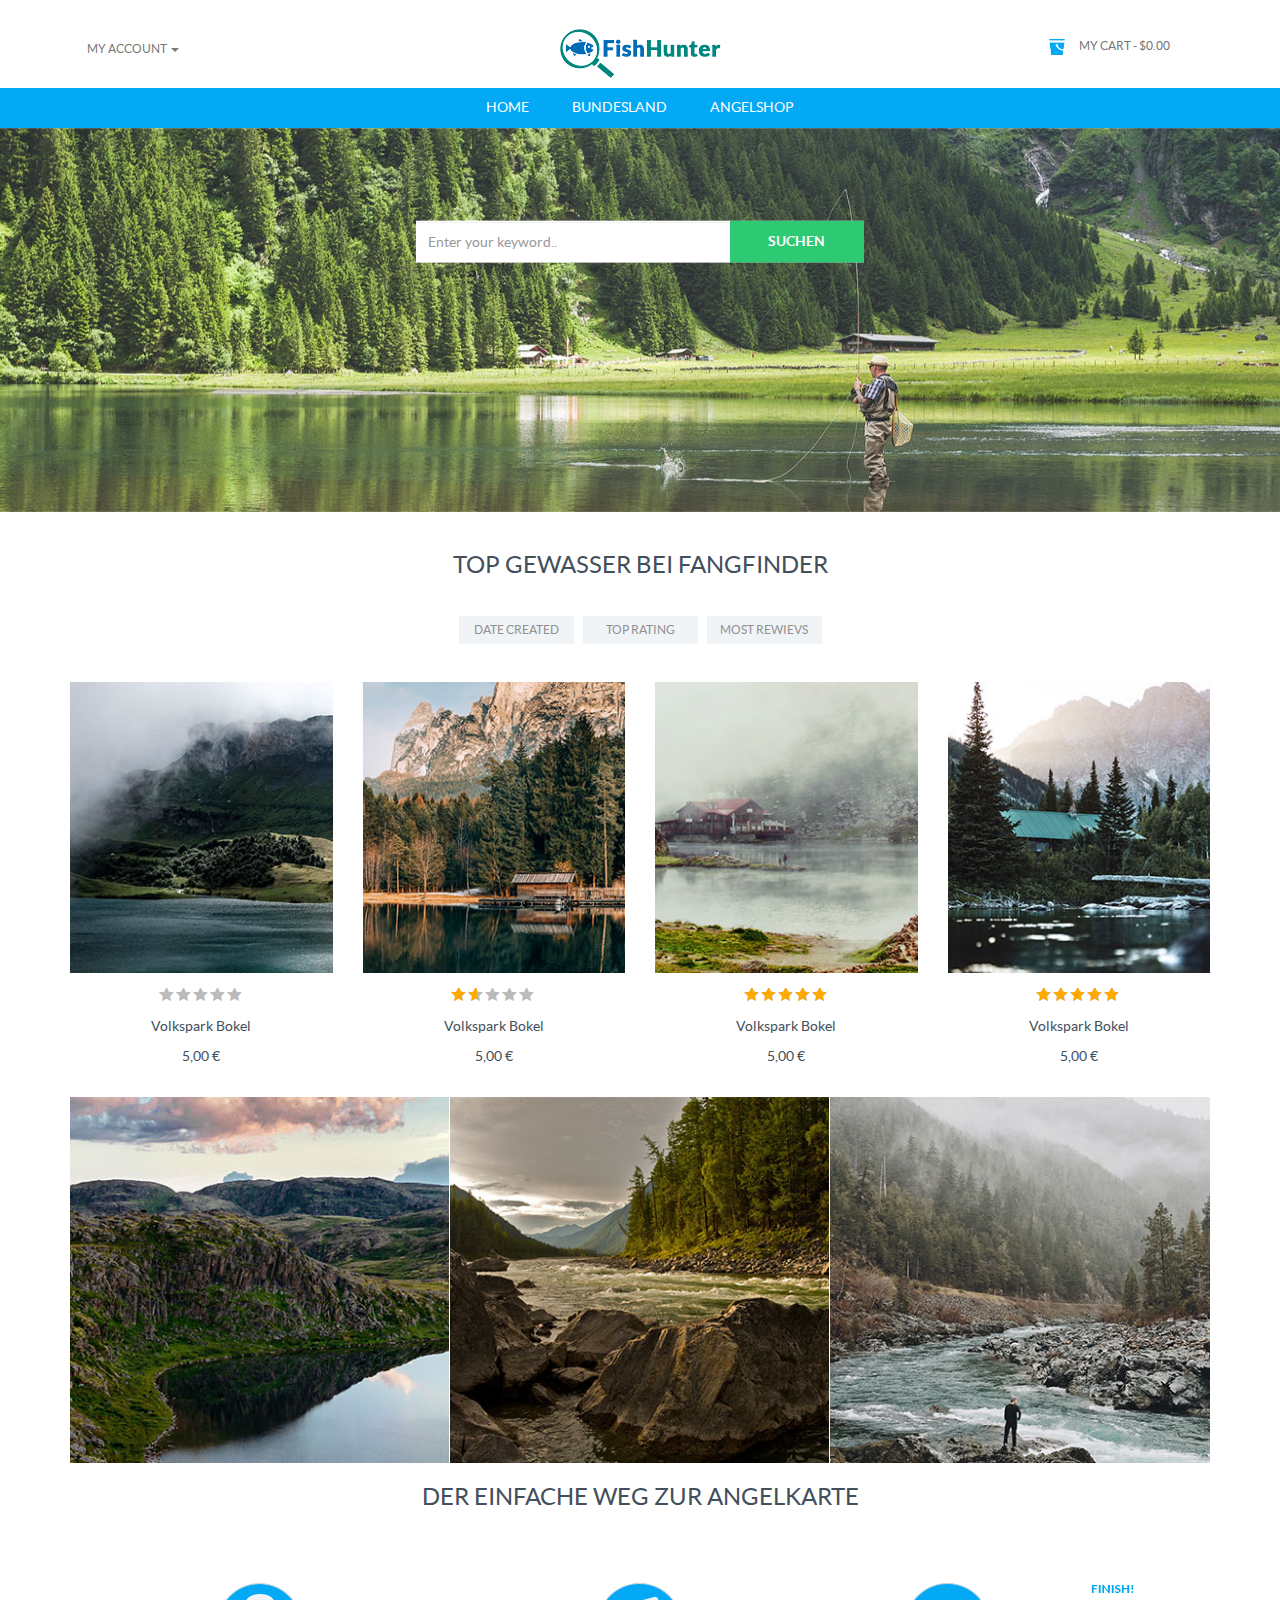
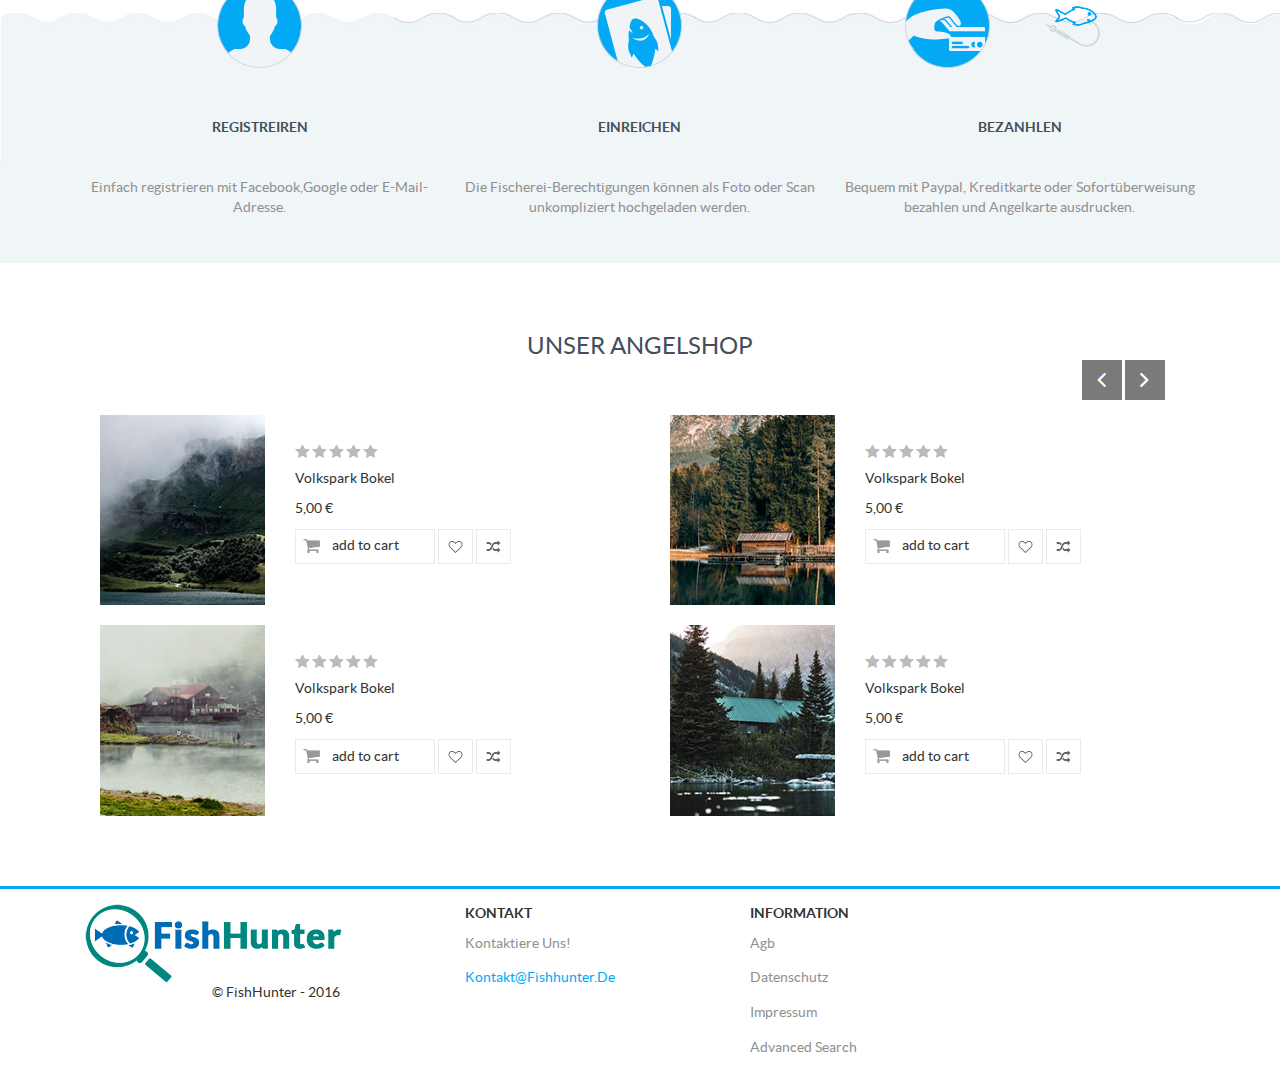
<file: fishHunter/index.html>
<!doctype html>
<!--[if lt IE 7]>      <html class="no-js lt-ie9 lt-ie8 lt-ie7" lang="ru"> <![endif]-->
<!--[if IE 7]>         <html class="no-js lt-ie9 lt-ie8" lang="ru"> <![endif]-->
<!--[if IE 8]>         <html class="no-js lt-ie9" lang="ru"> <![endif]-->
<!--[if gt IE 8]><!--> <html class="no-js" lang="ru"> <!--<![endif]-->
	<head>
		<meta charset="utf-8">
		<meta http-equiv="X-UA-Compatible" content="IE=edge,chrome=1">
		<meta name="viewport" content="width=device-width, initial-scale=1, maximum-scale=1, user-scalabl">

		<title></title>
		<meta name="keywords" content="">
		<meta name="description" content="">
		<link rel="author" href="" />

		<link rel="stylesheet" href="css/main.css">
		<script src="js/vendor/modernizr-2.8.3-respond-1.4.2.min.js"></script>
	</head>
	<body>
		<!--[if lt IE 8]>
		<p class="browserupgrade">Вы используете <strong>устаревший</strong> браузер. Пожалуйста <a href="http://browsehappy.com/" target="_blank">обновите свой браузер</a> чтобы обезопасить и улучшить удобство работы в сети Интернет.</p>
		<![endif]-->
<!-- 	    <div class="wrapper container-fluid"> -->
	    	<!--HEADER SECTION-->
	        <header>
	        	<div class="container">
	        		<nav class="navbar navbar-default">
						<div class="navbar" id="bs-example-navbar-collapse-1">
							 <ul class="nav navbar-nav  col-xs-12 col-sm-3 col-md-2"> 
							    <li class="dropdown">
							      <a href="#" class="dropdown-toggle" data-toggle="dropdown" role="button" aria-haspopup="traria-expanded="false">my account <span class="caret"></span></a>
							      <ul class="dropdown-menu">
							        <li><a href="#">exit</a></li>
							        <li><a href="#">log in</a></li>
							        <li><a href="#">registration</a></li>  
							      </ul>
							    </li>
							 </ul>
							 <a class="navbar-brand  col-xs-12 col-sm-3 col-sm-offset-2 col-md-2 col-md-offset-3" href="#"><img src="img/logo.png" alt="img-logo"></a>
							 <ul class="nav navbar-nav navbar-right  col-xs-12 col-sm-3 col-sm-offset-2 col-md-2 col-md-offset-3">
						        <li><a href="#" class="cart">my cart - $0.00</a></li>
						    </ul>
						</div>
				</nav>
	        	</div>
	        	<div class="wrapper-header-menu container-fluid">
	        		<div class="container">
	        			<div class="header-menu">
	        				<ul>
	        					<li><a href="#">home</a></li>
	        					<li><a href="#">bundesland</a></li>
	        					<li><a href="#">angelshop</a></li>
	        				</ul>
	        			</div>
	        		</div>
	        	</div>
	        </header>
	        <!--SLIDER SECTION WITH SEARCH-->
	        <div class="slider">
	        	<div id="carousel-example-generic" class="carousel slide" data-ride="carousel">
					  <!-- If need indicators add this code-->
					 <!--  <ol class="carousel-indicators">
					    <li data-target="#carousel-example-generic" data-slide-to="0" class="active"></li>
					    <li data-target="#carousel-example-generic" data-slide-to="1"></li>
					    <li data-target="#carousel-example-generic" data-slide-to="2"></li>
					  </ol> -->

					  <!-- Wrapper for slides -->
					  <div class="carousel-inner" role="listbox">
					    <div class="item active">
					      <img src="img/slider-img.jpg" alt="slider-img">
					    </div>
					    <div class="item">
					      <img src="img/slider-img.jpg" alt="slider-img">
					    </div>
						    <div class="container">
			        			<form class="form-inline">
									  <div class="form-group">
									    <input type="email" class="form-control" id="exampleInputEmail2" placeholder="Enter your keyword..">
									  </div>
									  <button type="submit" class="btn btn-default">suchen</button>
								</form>
		        			</div>
					  </div>

					  <!-- IF need controls add this code -->
					 <!--  <a class="left carousel-control" href="#carousel-example-generic" role="button" data-slide="prev">
					    <span class="glyphicon glyphicon-chevron-left" aria-hidden="true"></span>
					    <span class="sr-only">Previous</span>
					  </a>
					  <a class="right carousel-control" href="#carousel-example-generic" role="button" data-slide="next">
					    <span class="glyphicon glyphicon-chevron-right" aria-hidden="true"></span>
					    <span class="sr-only">Next</span>
					  </a> -->
				</div>
	        </div>
	        <!--TOP SECTION-->
	        <div class="top-rating">
	        	<div class="container">
	        		<h1>top gewasser bei fangfinder</h1>
	        		<div class="rating-menu-choice">
	        			<button>date created</button>
		        		<button>top rating</button>
		        		<button>most rewievs</button>
	        		</div>
	        		<div class="top-gallery">
	        			<div class="row">
	        				<div class="col-xs-6 col-sm-6 col-md-3">
	        					<img src="img/gallery-top-1.jpg" alt="gallery img" class="img-responsive">
	        						<div class="wrapper-rating">
	        							<ul class="rating">
			        						<li class="current"><span class="star1"></span></li>
			        						<li><span class="star2"></span></li>
			        						<li><span class="star3"></span></li>
			        						<li><span class="star4"></span></li>
			        						<li><span class="star5"></span></li>
	        							</ul>
	        						</div>
	        					<p>Volkspark Bokel</p>
	        					<p>5,00 &#8364;</p>
	        				</div>
		        			<div class="col-xs-6 col-md-3">
		        				<img src="img/gallery-top-2.jpg" alt="gallery img" class="img-responsive">
		        					<div class="wrapper-rating">
	        							<ul class="rating">
			        						<li class="current" style="width:30%"><span class="star1"></span></li>
			        						<li><span class="star2"></span></li>
			        						<li><span class="star3"></span></li>
			        						<li><span class="star4"></span></li>
			        						<li><span class="star5"></span></li>
	        							</ul>
	        						</div>
		        				<p>Volkspark Bokel</p>
		        				<p>5,00 &#8364;</p>
		        			</div>
		        			<div class="col-xs-6 col-md-3">
		        				<img src="img/gallery-top-3.jpg" alt="gallery img" class="img-responsive">
		        					<div class="wrapper-rating">
	        							<ul class="rating">
			        						<li class="current" style="width:100%"><span class="star1"></span></li>
			        						<li><span class="star2"></span></li>
			        						<li><span class="star3"></span></li>
			        						<li><span class="star4"></span></li>
			        						<li><span class="star5"></span></li>
	        							</ul>
	        						</div>
		        				<p>Volkspark Bokel</p>
		        				<p>5,00 &#8364;</p>
		        			</div>
		        			<div class="col-xs-6 col-md-3">
		        				<img src="img/gallery-top-4.jpg" alt="gallery img" class="img-responsive">
		        					<div class="wrapper-rating">
	        							<ul class="rating">
			        						<li class="current" style="width:100%"><span class="star1"></span></li>
			        						<li><span class="star2"></span></li>
			        						<li><span class="star3"></span></li>
			        						<li><span class="star4"></span></li>
			        						<li><span class="star5"></span></li>
	        							</ul>
	        						</div>
		        				<p>Volkspark Bokel</p>
		        				<p>5,00 &#8364;</p>
		        			</div>
	        			</div>
	        		</div>
	        	</div>
	        </div>
	        <!--TOP SECTION-->
	        <div class="banners">
	        	<div class="container">
		        		<div class="col-xs-12 col-sm-4">
			        		<div class="mask">
			        			<img src="img/banner-img-1.jpg" alt="banner-image" class="img-responsive">
			        			<div class="overlay">
			        				<p>fising</p>
			        				<p>regions</p>
			        				<a href="#">see all</a>
			        				
			        			</div>
			        		</div>
		        		</div>
		        		<div class=" center col-xs-12 col-sm-4">
			        		<div class="mask">
			        			<img src="img/banner-img-2.jpg" alt="banner-image" class="img-responsive">
			        			<div class="overlay">
			        				<p>fising</p>
			        				<p>regions</p>
			        				<a href="#">see all</a>
			        				
			        			</div>
			        		</div>
		        		</div>
		        		<div class="col-xs-12 col-sm-4">
			        		<div class="mask">
			        			<img src="img/banner-img-3.jpg" alt="banner-image" class="img-responsive">
			        			<div class="overlay">
			        				<p>fising</p>
			        				<p>regions</p>
			        				<a href="#">see all</a>
			        				
			        			</div>
			        		</div>
		        		</div>
	        	</div>
	        </div>
	        <!--HOW IT WORKS SECTION-->
	        <div class="how-it-works">
	        	<div class="container">
	        		<h2>Der Einfache Weg Zur Angelkarte</h2>
	        		<div class="col-xs-12 col-sm-4">
	        			<img src="img/how-it-works-img-1.png" alt="">
	        			<p>registreiren</p>
	        			<p>Einfach registrieren mit Facebook,Google oder E-Mail-Adresse.</p>
	        		</div>
	        		<div class="col-xs-12 col-sm-4">
	        			<img src="img/how-it-works-img-2.png" alt="">
	        			<p>einreichen</p>
	        			<p>Die Fischerei-Berechtigungen können als Foto oder Scan unkompliziert hochgeladen werden.</p>
	        		</div>
	        		<div class="col-xs-12 col-sm-4">
	        			<img src="img/how-it-works-img-3.png" alt="">
	        			<p>bezanhlen</p>
	        			<p>Bequem mit Paypal, Kreditkarte oder Sofortüberweisung bezahlen und Angelkarte ausdrucken.</p>
	        		</div>
	        	</div>
	        </div>
	        <!--PROD BLOCK SECTION-->
	        <div class="prod-block">
	        	<h3>unser angelshop</h3>
	        	<div class="button-wrapper col-xs-3 col-xs-offset-9 col-sm-2 col-sm-offset-10 col-lg-2 col-lg-offset-10">
	        		<button class="prev"></button>
	        		<button class="next"></button>
	        	</div>
	        	<div class="container">
	        		<div class="block-section col-xs-12 col-sm-12 col-md-6" >
	        			<img class=" img-responsive col-xs-6 col-sm-6" src="img/prod-block-img-1.jpg" alt="prod block image">
	        			<div class="col-xs-6 col-sm-6">
	        				<div class="wrapper-rating-prod-block">
	        					<ul class="rating-prod-block">
			        				<li class="current"><span class="star1"></span></li>
			        				<li><span class="star2"></span></li>
			        				<li><span class="star3"></span></li>
			        				<li><span class="star4"></span></li>
			        				<li><span class="star5"></span></li>
	        					</ul>
	        				</div>
	        				<p>volkspark bokel</p>
		        			<p>5,00 &#8364</p>
		        			<button class="basket">add to cart</button>
		        			<button class="favorite"></button>
		        			<button class="random"></button>
	        			</div>
	        		</div>
	        		<div class="block-section  col-xs-12 col-sm-12 col-md-6" >
	        			<img class=" img-responsive col-xs-6 col-sm-6" src="img/prod-block-img-2.jpg" alt="prod block image">
	        			<div class="col-xs-6 col-sm-6">
	        				<div class="wrapper-rating-prod-block">
	        					<ul class="rating-prod-block">
			        				<li class="current"><span class="star1"></span></li>
			        				<li><span class="star2"></span></li>
			        				<li><span class="star3"></span></li>
			        				<li><span class="star4"></span></li>
			        				<li><span class="star5"></span></li>
	        					</ul>
	        				</div>
	        				<p>volkspark bokel</p>
		        			<p>5,00 &#8364</p>
		        			<button class="basket">add to cart</button>
		        			<button class="favorite"></button>
		        			<button class="random"></button>
	        			</div>

	        		</div>
	        		<div class="block-section  col-xs-12 col-sm-12 col-md-6" >
	        			<img class=" img-responsive col-xs-6 col-sm-6" src="img/prod-block-img-3.jpg" alt="prod block image">
	        			<div class="col-xs-6 col-sm-6">
	        				<div class="wrapper-rating-prod-block">
	        					<ul class="rating-prod-block">
			        				<li class="current"><span class="star1"></span></li>
			        				<li><span class="star2"></span></li>
			        				<li><span class="star3"></span></li>
			        				<li><span class="star4"></span></li>
			        				<li><span class="star5"></span></li>
	        					</ul>
	        				</div>
	        				<p>volkspark bokel</p>
		        			<p>5,00 &#8364</p>
		        			<button class="basket">add to cart</button>
		        			<button class="favorite"></button>
		        			<button class="random"></button>
	        			</div>

	        		</div>
	        		<div class="block-section  col-xs-12 col-sm-12 col-md-6" >
	        			<img class=" img-responsive col-xs-6 col-sm-6" src="img/prod-block-img-4.jpg" alt="prod block image">
	        			<div class="col-xs-6 col-sm-6">
	        			<div class="wrapper-rating-prod-block">
	        					<ul class="rating-prod-block">
			        				<li class="current"><span class="star1"></span></li>
			        				<li><span class="star2"></span></li>
			        				<li><span class="star3"></span></li>
			        				<li><span class="star4"></span></li>
			        				<li><span class="star5"></span></li>
	        					</ul>
	        				</div>
	        				<p>volkspark bokel</p>
		        			<p>5,00 &#8364</p>
		        			<button class="basket">add to cart</button>
		        			<button class="favorite"></button>
		        			<button class="random"></button>
	        			</div>

	        		</div>
	        	</div>
	        </div>
	        <!--FOOTER SECTION-->
	        <footer>
	       		<div class="container">
		       		<div class="footer-logo col-xs-10 col-xs-offset-1 col-sm-3 col-md-3 col-sm-offset-0">
		        		<img src="img/logo-footer.png" alt="">
		        		<p class="copyrights">&#169; FishHunter - 2016</p>
		        	</div>
		        	<div class="contacts col-xs-10 col-xs-offset-1  col-sm-offset-2 col-sm-3 col-md-offset-1 col-md-2">
		        		<p>kontakt</p>
		        		<ul>
		        			<li><a href="#">Kontaktiere uns!</a></li>
		        			<li><a href="#" class="mail">kontakt@fishhunter.de</a></li>
		        		</ul>
		        	</div>
		        	<div class="information col-xs-10 col-xs-offset-1  col-sm-offset-1 col-sm-3 col-md-offset-1 col-md-2">
		        		<p>information</p>
		        		<ul>
		        			<li><a href="#">agb</a></li>
		        			<li><a href="#">Datenschutz</a></li>
		        			<li><a href="#">Impressum</a></li>
		        			<li><a href="#">Advanced Search</a></li>
		        		</ul>
		        	</div>
	       		</div>
	        </footer>
<!-- 	    </div> -->

	
	<script src="js/vendor/jquery-1.11.2.min.js"></script>
	<script src="js/vendor/bootstrap.min.js"></script>
	</body>
</html>
</file>
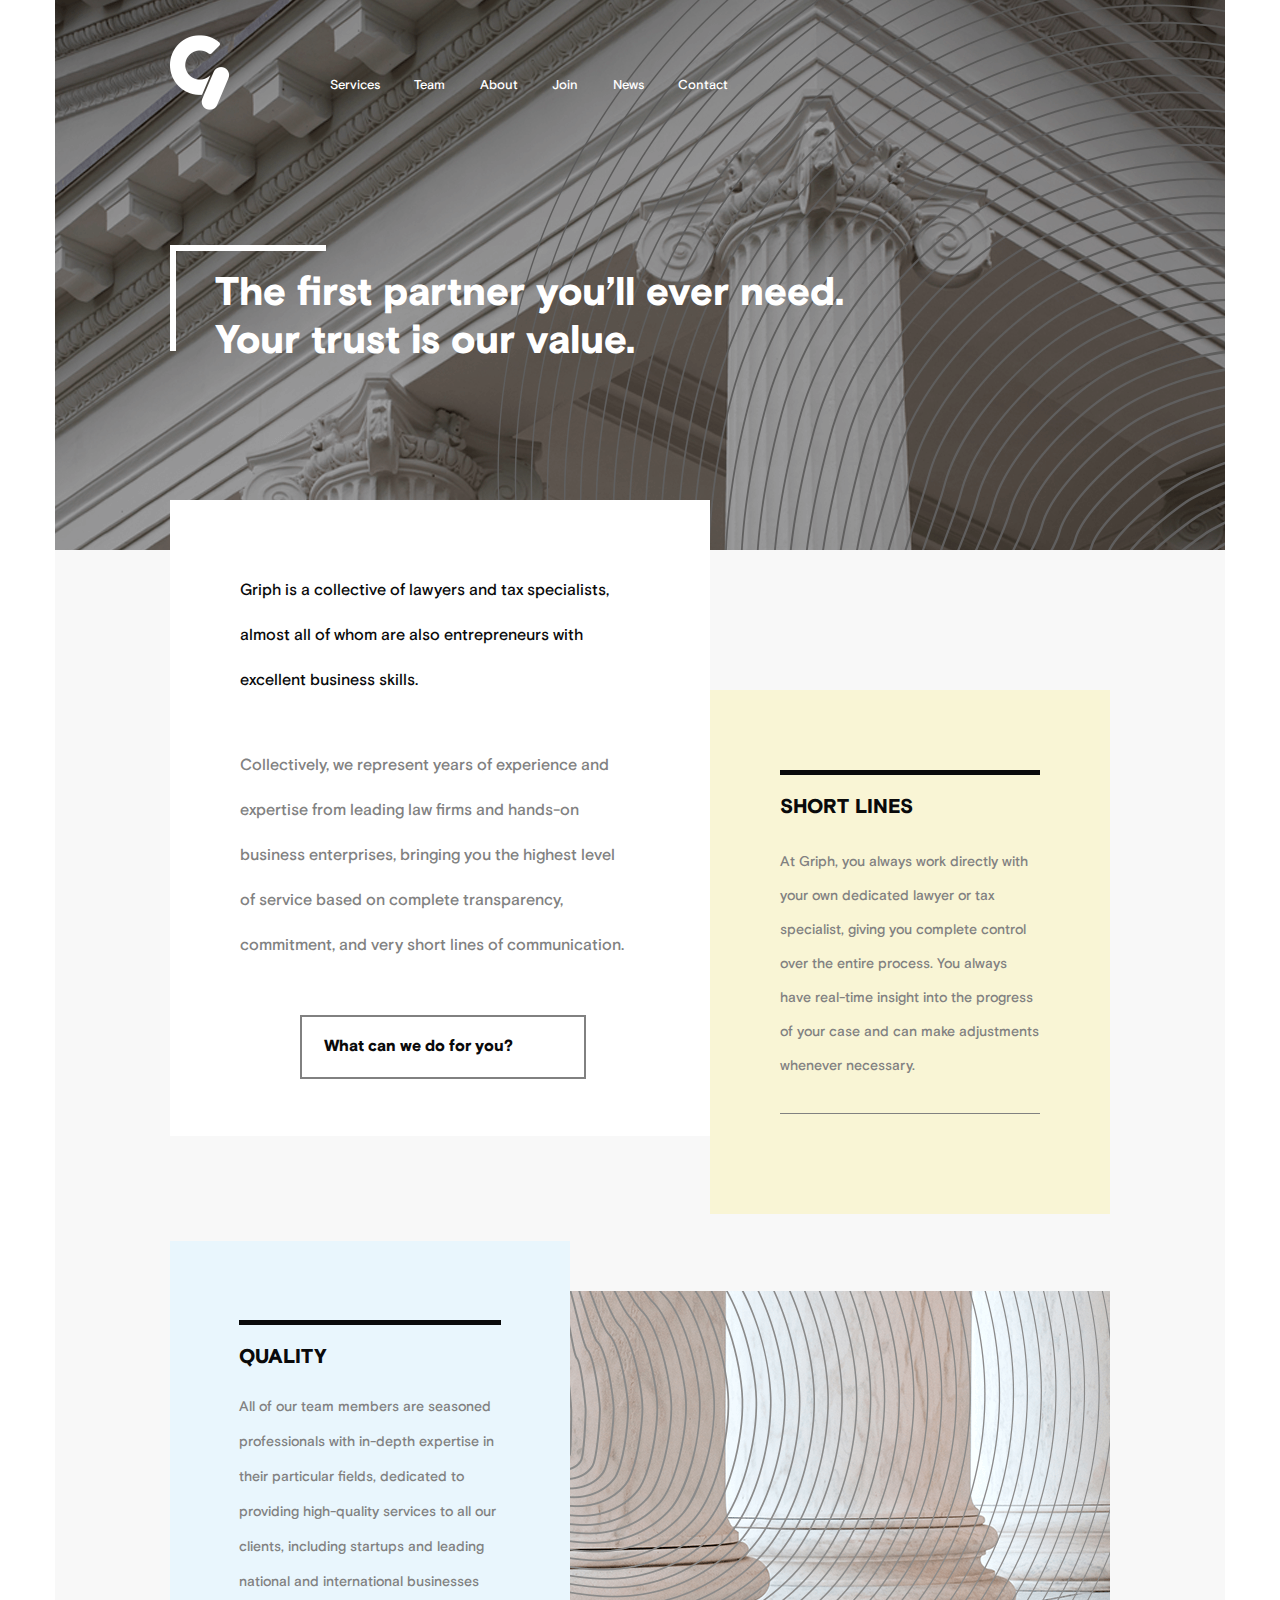
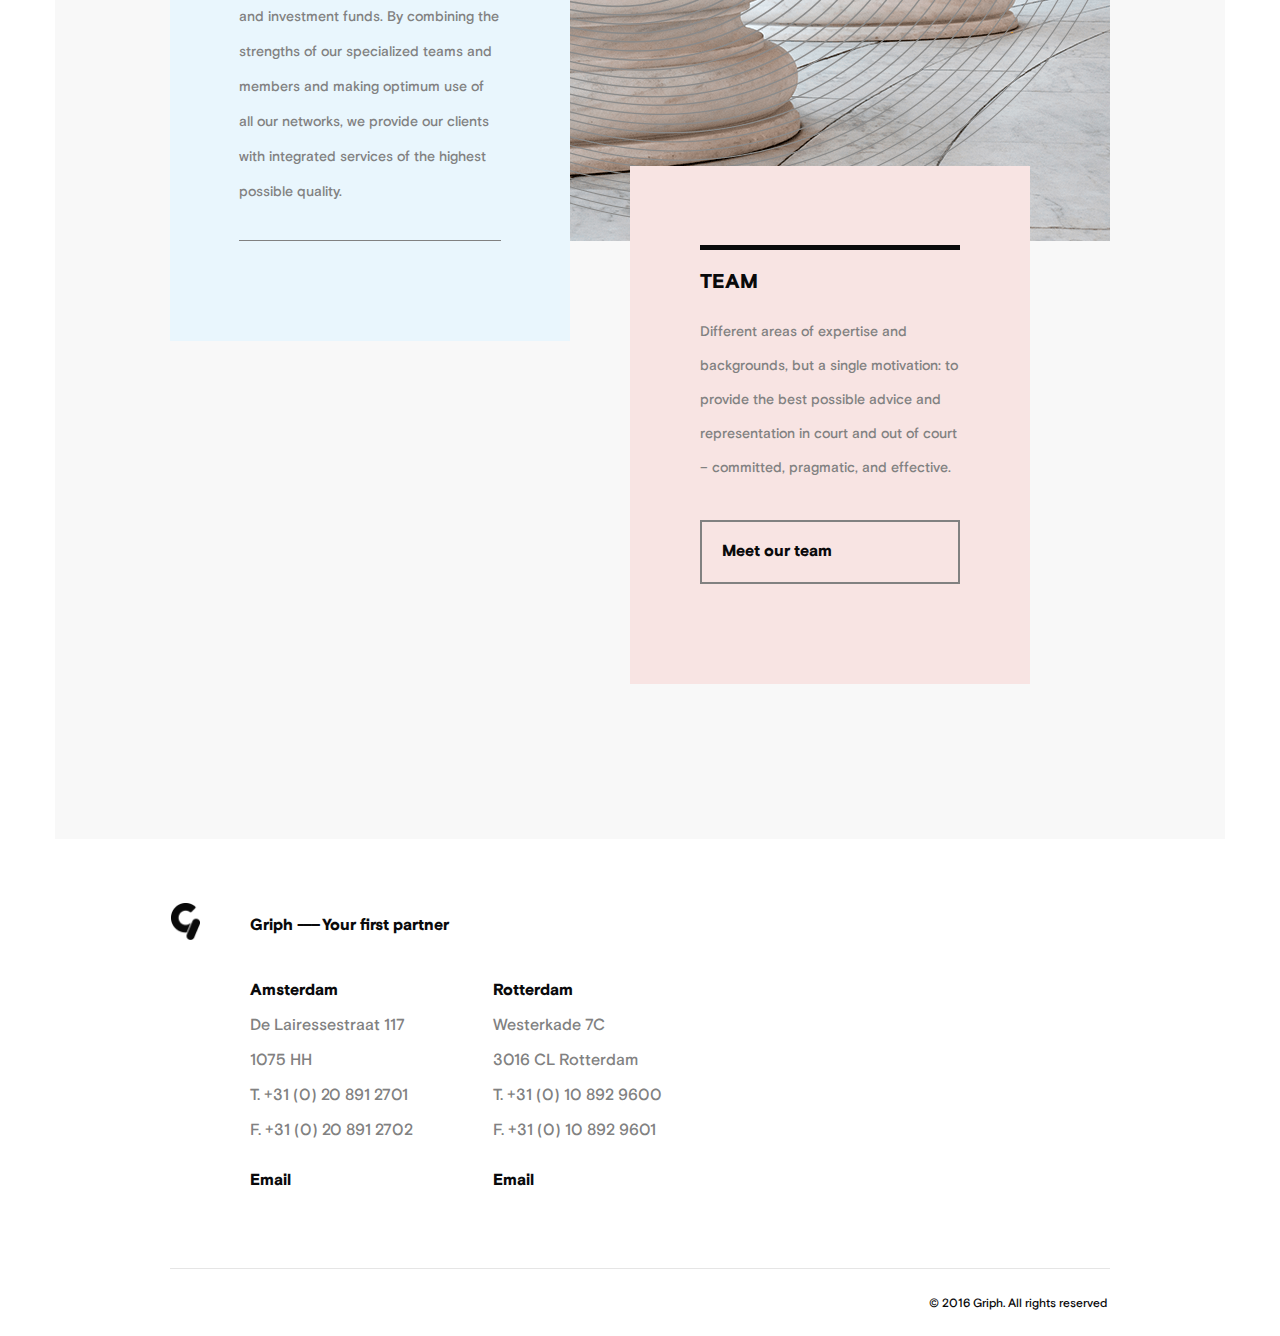
<file: Sphere/index.html>
<!doctype html>
<html lang="en">
<head>
    <meta charset="UTF-8">
    <meta name="viewport"
          content="width=device-width, user-scalable=no, initial-scale=1.0, maximum-scale=1.0, minimum-scale=1.0">
    <meta http-equiv="X-UA-Compatible" content="ie=edge">
    <title>Sphere_Mall</title>
    <link rel="stylesheet" href="https://use.fontawesome.com/releases/v5.0.13/css/all.css" integrity="sha384-DNOHZ68U8hZfKXOrtjWvjxusGo9WQnrNx2sqG0tfsghAvtVlRW3tvkXWZh58N9jp" crossorigin="anonymous">
    <link rel="stylesheet" href="css/reset.css">
    <link rel="stylesheet" href="css/fonts.css">
    <link rel="stylesheet" href="css/main.css">
</head>
<body>
    <div class="container wrapper">
        <header class="header">
            <div class="wrapper__content">
                <div class="wrapper__content_flex wrapper__content_flex-start">
                    <button class="header__toggle_menu">
						<span class="header__sandwich">
							<span class="header__sandwich_sw-topper"></span>
							<span class="header__sandwich_sw-bottom"></span>
							<span class="header__sandwich_sw-footer"></span>
						</span>
                    </button>
                    <div class="header__logo">
                        <a class="header__logo_link" href="index.html" title="index.html"></a>
                    </div>
                    <nav class="header__nav">
                        <ul class="header__nav_list">
                            <li class="header__nav_list-item"><a class="header__nav_link" href="#" title="Services">Services</a></li>
                            <li class="header__nav_list-item"><a class="header__nav_link" href="#" title="Team">Team</a></li>
                            <li class="header__nav_list-item"><a class="header__nav_link" href="#" title="About">About</a></li>
                            <li class="header__nav_list-item"><a class="header__nav_link" href="#" title="Join">Join</a></li>
                            <li class="header__nav_list-item"><a class="header__nav_link" href="#" title="News">News</a></li>
                            <li class="header__nav_list-item"><a class="header__nav_link" href="#" title="Contact">Contact</a></li>
                        </ul>
                    </nav>
                </div>
                <div class="header__caption">
                    <div class="header__caption_bg"></div>
                    <h1 class="header__caption_text">The first partner you’ll ever need.
                        Your trust is our value.</h1>
                </div>
                <div class="header__arrow">
                    <i class="fas fa-arrow-down"></i>
                </div>
            </div>
        </header>
        <main>
            <div class="wrapper__content">
                <div class="wrapper__content_flex wrapper__content_flex-items">
                    <section class="intro">
                        <p class="intro__caption">
                            Griph is a collective of lawyers and tax specialists, almost all of whom are also entrepreneurs with
                            excellent business skills.
                        </p>
                        <p class="intro__description">
                            Collectively, we represent years of experience and expertise from leading law firms and hands-on
                            business enterprises, bringing you the highest level
                            of service based on complete transparency,
                            commitment, and very short lines of communication.
                        </p>
                        <a id="pop-up-open" href="#" class="intro__link" title="What can we do for you?">What can we do for you?<i class="fas fa-arrow-right intro__link_icon"></i></a>

                    </section>
                    <section class="short-lines">
                        <div class="short-lines__separator short-lines__separator_black"></div>
                        <h6 class="short-lines__caption">SHORT LINES</h6>
                        <p class="short-lines__description">At Griph, you always work directly with your own dedicated lawyer or tax
                            specialist, giving you complete control over the entire process. You always have real-time insight into the progress of your case and can make adjustments whenever necessary.
                        </p>
                        <div class="short-lines__separator short-lines__separator_grey"></div>
                    </section>
                </div>
                <div class="wrapper__content_flex wrapper__content_flex-items">
                    <section class="quality">
                        <div class="quality__separator quality__separator_black"></div>
                        <h6 class="quality__caption">quality</h6>
                        <p class="quality__description">All of our team members are seasoned professionals with in-depth expertise in their particular fields, dedicated to providing high-quality services to all our clients, including startups and leading national and international businesses and investment funds. By combining the strengths of our specialized teams and members and making optimum use of all our networks, we provide our clients with integrated services of the highest possible quality.
                        </p>
                        <div class="quality__separator quality__separator_grey"></div>
                    </section>
                    <section class="banner">
                        <img class="banner__img" src="img/quality-img.png" alt="banner">
                    </section>
                </div>
                <div class="wrapper__content_flex  wrapper__content_flex-items">
                    <section class="team">
                        <div class="team__separator team__separator_black"></div>
                        <h6 class="team__caption">TEAM</h6>
                        <p class="team__description">Different areas of expertise and backgrounds, but a single motivation: to provide the best possible advice and representation in court and out of court – committed, pragmatic, and effective.</p>
                        <a href="#" class="team__link" title="Meet our team">Meet our team<i class="fas fa-arrow-right team__link_icon"></i></a>
                    </section>
                </div>
            </div>
        </main>
        <footer class="footer">
            <div class="wrapper__content">
                <section class="footer__logo">
                    <a href="index.html" title="index.html" class="footer__logo_link"></a>
                    <p class="footer__logo_slogan">Griph  <span class="footer__logo_slogan footer__logo_slogan-line">-––</span>  Your first partner</p>
                </section>
                <section class="footer__content">
                    <div class="footer__content_block">
                        <p class="footer__address"><span class="footer__address footer__address_city footer__address_city-holland">Amsterdam</span>De Lairessestraat 117
                            <span class="footer__address_city-index" >1075 HH</span>
                            <span class="footer__address_city-number" >T. +31 (0) 20 891 2701</span>
                            <span class="footer__address_city-number" >F. +31 (0) 20 891 2702</span>
                            <span class="footer__address footer__address_mail">Email</span></p>
                    </div>
                    <div class="footer__content_block">
                        <p class="footer__address"><span class="footer__address footer__address_city footer__address_city-germany">Rotterdam </span>Westerkade 7C
                            <span class="footer__address_city-index" >3016 CL Rotterdam</span>
                            <span class="footer__address_city-number" >T. +31 (0) 10 892 9600</span>
                            <span class="footer__address_city-number" >F. +31 (0) 10 892 9601</span>
                            <span class="footer__address footer__address_mail">Email</span></p>
                    </div>
                    <div class="footer__content_block">
                        <div class="footer__social-icons">
                            <a href="https://twitter.com" target="_blank" title="twitter" class="footer__social_icons-link">
                                <i class="fab fa-twitter footer__social_icons-link_twitter"></i>
                            </a>
                            <a href="https://www.linkedin.com" target="_blank" title="linkedin" class="footer__social_icons-link">
                                <i class="fab fa-linkedin-in footer__social_icons-link_linkedin"></i>
                            </a>
                        </div>
                    </div>
                </section>
            </div>
        </footer>
        <div class="wrapper__content">
            <div class="copyrights">© 2016 Griph. All rights reserved</div>
        </div>
    </div>
    <div  id="pop-up" class="pop-up__wrapper">
        <div class="pop-up__window">
            <img id="pop-up-close" class="pop-up__close" src="img/close-pop-up.png" alt="close pop-up">
            <div class="pop-up__caption">What can we do for you?</div>
            <form action="">
                <input class="pop-up__window_name" type="text" placeholder="Name">
                <input class="pop-up__window_mail" type="text" placeholder="Email">
                <input class="pop-up__window_message" type="text" placeholder="Message">
                <a href="#" title="send" class="pop-up__window_submit">Send <i class="fas fa-arrow-right pop-up__window_submit-icon"></i></a>
            </form>
        </div>
    </div>
    <div id="overlay" class="pop-up__overlay"></div>
    <script src="js/libs.min.js"></script>
    <script src="js/custom.js"></script>
</body>
</html>
</file>
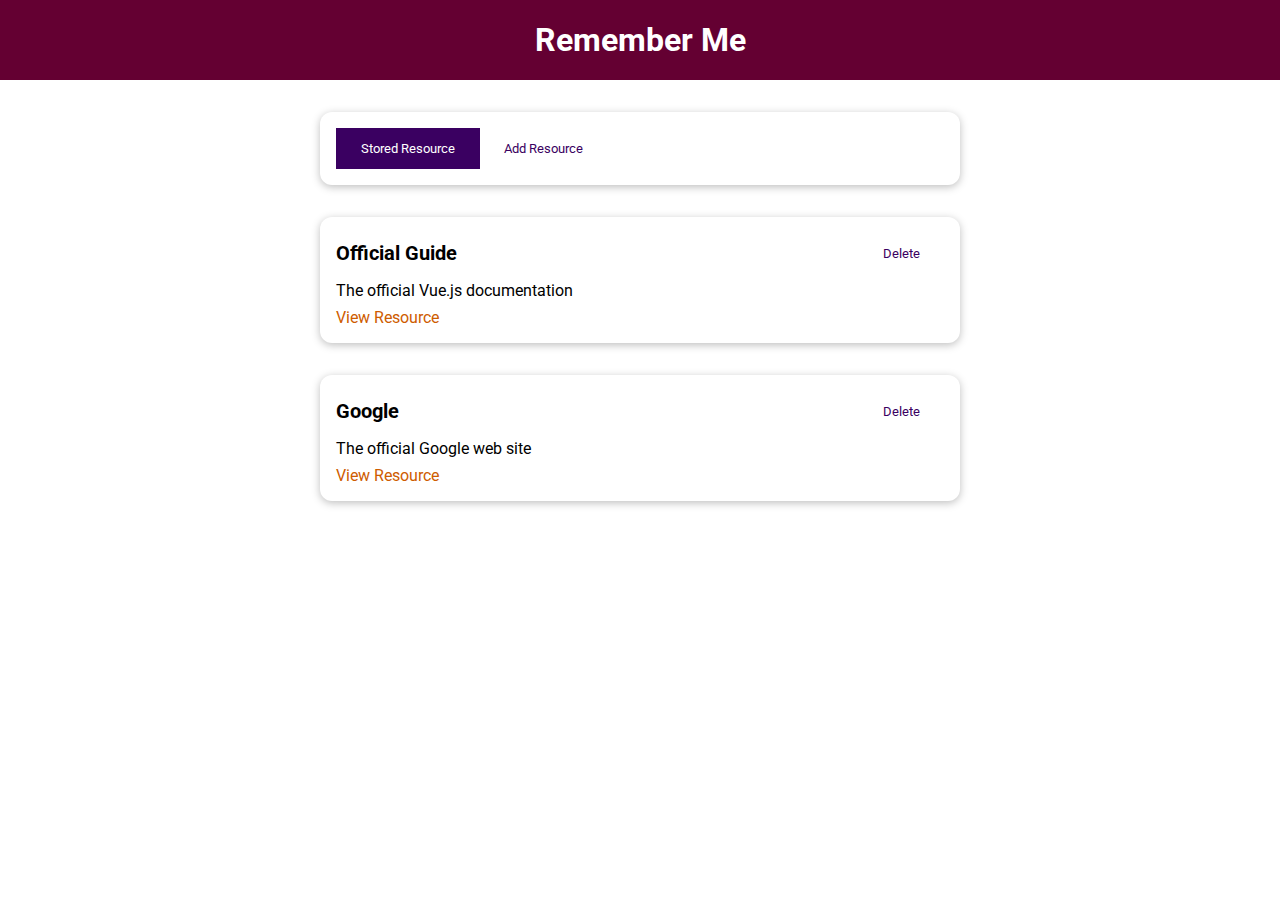
<file: vue-learning-resources/index.html>
<!DOCTYPE html><html lang="en"><head><meta charset="utf-8"><meta http-equiv="X-UA-Compatible" content="IE=edge"><meta name="viewport" content="width=device-width,initial-scale=1"><link rel="icon" href="favicon.ico"><title>vue-first-app</title><link href="css/app.fddaf28a.css" rel="preload" as="style"><link href="js/app.9c9b378d.js" rel="preload" as="script"><link href="js/chunk-vendors.8e70e8b5.js" rel="preload" as="script"><link href="css/app.fddaf28a.css" rel="stylesheet"></head><body><noscript><strong>We're sorry but vue-first-app doesn't work properly without JavaScript enabled. Please enable it to continue.</strong></noscript><div id="app"></div><script src="js/chunk-vendors.8e70e8b5.js"></script><script src="js/app.9c9b378d.js"></script></body></html>
</file>
<file: Sphere/css/fonts.css>
/* Grotesque Pro Medium */
@font-face {
    font-family: 'GrotesquePro_Medium';
    src: url('../fonts/BasisGrotesquePro-Medium.eot');
    src: local('☺'),
    url('../fonts/BasisGrotesquePro-Medium.woff') format('woff'),
    url('../fonts/BasisGrotesquePro-Medium.ttf') format('truetype'),
    url('../fonts/BasisGrotesquePro-Medium.svg') format('svg');
    font-weight: normal;
    font-style: normal;
}

/* Grotesque Pro Bold */
@font-face {
    font-family: 'GrotesquePro_Bold';
    src: url('../fonts/BasisGrotesquePro-Bold.eot');
    src: local('☺'),
    url('../fonts/BasisGrotesquePro-Bold.woff') format('woff'),
    url('../fonts/BasisGrotesquePro-Bold.ttf') format('truetype'),
    url('../fonts/BasisGrotesquePro-Bold.svg') format('svg');
    font-weight: normal;
    font-style: normal;
}

/* Grotesque Pro Black */
@font-face {
    font-family: 'GrotesquePro_Black';
    src: url('../fonts/BasisGrotesquePro-Black.eot');
    src: local('☺'),
    url('../fonts/BasisGrotesquePro-Black.woff') format('woff'),
    url('../fonts/BasisGrotesquePro-Black.ttf') format('truetype'),
    url('../fonts/BasisGrotesquePro-Black.svg') format('svg');
    font-weight: normal;
    font-style: normal;
}
</file>
<file: vue-learning-resources/css/app.fddaf28a.css>
@import url(https://fonts.googleapis.com/css2?family=Roboto:wght@400;700&display=swap);header[data-v-6db7d920]{width:100%;height:5rem;background-color:#640032;display:flex;justify-content:center;align-items:center}header h1[data-v-6db7d920]{color:#fff;margin:0}li[data-v-9006741e]{margin:auto;max-width:40rem}header[data-v-9006741e]{display:flex;justify-content:space-between;align-items:center}h3[data-v-9006741e]{font-size:1.25rem;margin:.5rem 0}p[data-v-9006741e]{margin:.5rem 0}a[data-v-9006741e]{text-decoration:none;color:#ce5c00}a[data-v-9006741e]:active,a[data-v-9006741e]:hover{color:#c89300}ul[data-v-227c709a]{list-style:none;padding:0;margin:0 auto;max-width:40rem}button[data-v-27396276]{padding:.75rem 1.5rem;font-family:inherit;background-color:#3a0061;border:1px solid #3a0061;color:#fff;cursor:pointer}button[data-v-27396276]:active,button[data-v-27396276]:hover{background-color:#270041;border-color:#270041}.flat[data-v-27396276]{background-color:transparent;color:#3a0061;border:none}.flat[data-v-27396276]:active,.flat[data-v-27396276]:hover{background-color:#edd2ff}label[data-v-47062be8]{font-weight:700;display:block;margin-bottom:.5rem}input[data-v-47062be8],textarea[data-v-47062be8]{display:block;width:100%;font:inherit;padding:.15rem;border:1px solid #ccc}input[data-v-47062be8]:focus,textarea[data-v-47062be8]:focus{outline:none;border-color:#3a0061;background-color:#f7ebff}.form-control[data-v-47062be8]{margin:1rem 0}*{box-sizing:border-box}html{font-family:Roboto,sans-serif}body{margin:0}div[data-v-297a11d1]{border-radius:12px;box-shadow:0 2px 8px rgba(0,0,0,.26);padding:1rem;margin:2rem auto;max-width:40rem}div[data-v-d971f0f4]{position:fixed;top:0;left:0;height:100vh;width:100%;background-color:rgba(0,0,0,.75);z-index:10}dialog[data-v-d971f0f4]{position:fixed;top:20vh;left:10%;width:80%;z-index:100;border-radius:12px;border:none;box-shadow:0 2px 8px rgba(0,0,0,.26);padding:0;margin:0;overflow:hidden}header[data-v-d971f0f4]{background-color:#3a0061;color:#fff;width:100%;padding:1rem}header h2[data-v-d971f0f4]{margin:0}section[data-v-d971f0f4]{padding:1rem}menu[data-v-d971f0f4]{padding:1rem;display:flex;justify-content:flex-end;margin:0}@media (min-width:768px){dialog[data-v-d971f0f4]{left:calc(50% - 20rem);width:40rem}}
</file>
<file: fishHunter/css/main.css>
@charset "UTF-8";
@import url(../css/MayerWeb CSS Reset.css);
@import url(../css/fonts.css);
/*!
 * Bootstrap v3.3.7 (http://getbootstrap.com)
 * Copyright 2011-2016 Twitter, Inc.
 * Licensed under MIT (https://github.com/twbs/bootstrap/blob/master/LICENSE)
 */
/*! normalize.css v3.0.3 | MIT License | github.com/necolas/normalize.css */
html {
  font-family: sans-serif;
  -ms-text-size-adjust: 100%;
  -webkit-text-size-adjust: 100%; }

body {
  margin: 0; }

article,
aside,
details,
figcaption,
figure,
footer,
header,
hgroup,
main,
menu,
nav,
section,
summary {
  display: block; }

audio,
canvas,
progress,
video {
  display: inline-block;
  vertical-align: baseline; }

audio:not([controls]) {
  display: none;
  height: 0; }

[hidden],
template {
  display: none; }

a {
  background-color: transparent; }

a:active,
a:hover {
  outline: 0; }

abbr[title] {
  border-bottom: 1px dotted; }

b,
strong {
  font-weight: bold; }

dfn {
  font-style: italic; }

h1 {
  font-size: 2em;
  margin: 0.67em 0; }

mark {
  background: #ff0;
  color: #000; }

small {
  font-size: 80%; }

sub,
sup {
  font-size: 75%;
  line-height: 0;
  position: relative;
  vertical-align: baseline; }

sup {
  top: -0.5em; }

sub {
  bottom: -0.25em; }

img {
  border: 0; }

svg:not(:root) {
  overflow: hidden; }

figure {
  margin: 1em 40px; }

hr {
  box-sizing: content-box;
  height: 0; }

pre {
  overflow: auto; }

code,
kbd,
pre,
samp {
  font-family: monospace, monospace;
  font-size: 1em; }

button,
input,
optgroup,
select,
textarea {
  color: inherit;
  font: inherit;
  margin: 0; }

button {
  overflow: visible; }

button,
select {
  text-transform: none; }

button,
html input[type="button"],
input[type="reset"],
input[type="submit"] {
  -webkit-appearance: button;
  cursor: pointer; }

button[disabled],
html input[disabled] {
  cursor: default; }

button::-moz-focus-inner,
input::-moz-focus-inner {
  border: 0;
  padding: 0; }

input {
  line-height: normal; }

input[type="checkbox"],
input[type="radio"] {
  box-sizing: border-box;
  padding: 0; }

input[type="number"]::-webkit-inner-spin-button,
input[type="number"]::-webkit-outer-spin-button {
  height: auto; }

input[type="search"] {
  -webkit-appearance: textfield;
  box-sizing: content-box; }

input[type="search"]::-webkit-search-cancel-button,
input[type="search"]::-webkit-search-decoration {
  -webkit-appearance: none; }

fieldset {
  border: 1px solid #c0c0c0;
  margin: 0 2px;
  padding: 0.35em 0.625em 0.75em; }

legend {
  border: 0;
  padding: 0; }

textarea {
  overflow: auto; }

optgroup {
  font-weight: bold; }

table {
  border-collapse: collapse;
  border-spacing: 0; }

td,
th {
  padding: 0; }

/*! Source: https://github.com/h5bp/html5-boilerplate/blob/master/src/css/main.css */
@media print {
  *,
  *:before,
  *:after {
    background: transparent !important;
    color: #000 !important;
    box-shadow: none !important;
    text-shadow: none !important; }

  a,
  a:visited {
    text-decoration: underline; }

  a[href]:after {
    content: " (" attr(href) ")"; }

  abbr[title]:after {
    content: " (" attr(title) ")"; }

  a[href^="#"]:after,
  a[href^="javascript:"]:after {
    content: ""; }

  pre,
  blockquote {
    border: 1px solid #999;
    page-break-inside: avoid; }

  thead {
    display: table-header-group; }

  tr,
  img {
    page-break-inside: avoid; }

  img {
    max-width: 100% !important; }

  p,
  h2,
  h3 {
    orphans: 3;
    widows: 3; }

  h2,
  h3 {
    page-break-after: avoid; }

  .navbar {
    display: none; }

  .btn > .caret,
  .dropup > .btn > .caret {
    border-top-color: #000 !important; }

  .label {
    border: 1px solid #000; }

  .table {
    border-collapse: collapse !important; }
    .table td,
    .table th {
      background-color: #fff !important; }

  .table-bordered th,
  .table-bordered td {
    border: 1px solid #ddd !important; } }
@font-face {
  font-family: 'Glyphicons Halflings';
  src: url("../fonts/bootstrap/glyphicons-halflings-regular.eot");
  src: url("../fonts/bootstrap/glyphicons-halflings-regular.eot?#iefix") format("embedded-opentype"), url("../fonts/bootstrap/glyphicons-halflings-regular.woff2") format("woff2"), url("../fonts/bootstrap/glyphicons-halflings-regular.woff") format("woff"), url("../fonts/bootstrap/glyphicons-halflings-regular.ttf") format("truetype"), url("../fonts/bootstrap/glyphicons-halflings-regular.svg#glyphicons_halflingsregular") format("svg"); }
.glyphicon {
  position: relative;
  top: 1px;
  display: inline-block;
  font-family: 'Glyphicons Halflings';
  font-style: normal;
  font-weight: normal;
  line-height: 1;
  -webkit-font-smoothing: antialiased;
  -moz-osx-font-smoothing: grayscale; }

.glyphicon-asterisk:before {
  content: "\002a"; }

.glyphicon-plus:before {
  content: "\002b"; }

.glyphicon-euro:before,
.glyphicon-eur:before {
  content: "\20ac"; }

.glyphicon-minus:before {
  content: "\2212"; }

.glyphicon-cloud:before {
  content: "\2601"; }

.glyphicon-envelope:before {
  content: "\2709"; }

.glyphicon-pencil:before {
  content: "\270f"; }

.glyphicon-glass:before {
  content: "\e001"; }

.glyphicon-music:before {
  content: "\e002"; }

.glyphicon-search:before {
  content: "\e003"; }

.glyphicon-heart:before {
  content: "\e005"; }

.glyphicon-star:before {
  content: "\e006"; }

.glyphicon-star-empty:before {
  content: "\e007"; }

.glyphicon-user:before {
  content: "\e008"; }

.glyphicon-film:before {
  content: "\e009"; }

.glyphicon-th-large:before {
  content: "\e010"; }

.glyphicon-th:before {
  content: "\e011"; }

.glyphicon-th-list:before {
  content: "\e012"; }

.glyphicon-ok:before {
  content: "\e013"; }

.glyphicon-remove:before {
  content: "\e014"; }

.glyphicon-zoom-in:before {
  content: "\e015"; }

.glyphicon-zoom-out:before {
  content: "\e016"; }

.glyphicon-off:before {
  content: "\e017"; }

.glyphicon-signal:before {
  content: "\e018"; }

.glyphicon-cog:before {
  content: "\e019"; }

.glyphicon-trash:before {
  content: "\e020"; }

.glyphicon-home:before {
  content: "\e021"; }

.glyphicon-file:before {
  content: "\e022"; }

.glyphicon-time:before {
  content: "\e023"; }

.glyphicon-road:before {
  content: "\e024"; }

.glyphicon-download-alt:before {
  content: "\e025"; }

.glyphicon-download:before {
  content: "\e026"; }

.glyphicon-upload:before {
  content: "\e027"; }

.glyphicon-inbox:before {
  content: "\e028"; }

.glyphicon-play-circle:before {
  content: "\e029"; }

.glyphicon-repeat:before {
  content: "\e030"; }

.glyphicon-refresh:before {
  content: "\e031"; }

.glyphicon-list-alt:before {
  content: "\e032"; }

.glyphicon-lock:before {
  content: "\e033"; }

.glyphicon-flag:before {
  content: "\e034"; }

.glyphicon-headphones:before {
  content: "\e035"; }

.glyphicon-volume-off:before {
  content: "\e036"; }

.glyphicon-volume-down:before {
  content: "\e037"; }

.glyphicon-volume-up:before {
  content: "\e038"; }

.glyphicon-qrcode:before {
  content: "\e039"; }

.glyphicon-barcode:before {
  content: "\e040"; }

.glyphicon-tag:before {
  content: "\e041"; }

.glyphicon-tags:before {
  content: "\e042"; }

.glyphicon-book:before {
  content: "\e043"; }

.glyphicon-bookmark:before {
  content: "\e044"; }

.glyphicon-print:before {
  content: "\e045"; }

.glyphicon-camera:before {
  content: "\e046"; }

.glyphicon-font:before {
  content: "\e047"; }

.glyphicon-bold:before {
  content: "\e048"; }

.glyphicon-italic:before {
  content: "\e049"; }

.glyphicon-text-height:before {
  content: "\e050"; }

.glyphicon-text-width:before {
  content: "\e051"; }

.glyphicon-align-left:before {
  content: "\e052"; }

.glyphicon-align-center:before {
  content: "\e053"; }

.glyphicon-align-right:before {
  content: "\e054"; }

.glyphicon-align-justify:before {
  content: "\e055"; }

.glyphicon-list:before {
  content: "\e056"; }

.glyphicon-indent-left:before {
  content: "\e057"; }

.glyphicon-indent-right:before {
  content: "\e058"; }

.glyphicon-facetime-video:before {
  content: "\e059"; }

.glyphicon-picture:before {
  content: "\e060"; }

.glyphicon-map-marker:before {
  content: "\e062"; }

.glyphicon-adjust:before {
  content: "\e063"; }

.glyphicon-tint:before {
  content: "\e064"; }

.glyphicon-edit:before {
  content: "\e065"; }

.glyphicon-share:before {
  content: "\e066"; }

.glyphicon-check:before {
  content: "\e067"; }

.glyphicon-move:before {
  content: "\e068"; }

.glyphicon-step-backward:before {
  content: "\e069"; }

.glyphicon-fast-backward:before {
  content: "\e070"; }

.glyphicon-backward:before {
  content: "\e071"; }

.glyphicon-play:before {
  content: "\e072"; }

.glyphicon-pause:before {
  content: "\e073"; }

.glyphicon-stop:before {
  content: "\e074"; }

.glyphicon-forward:before {
  content: "\e075"; }

.glyphicon-fast-forward:before {
  content: "\e076"; }

.glyphicon-step-forward:before {
  content: "\e077"; }

.glyphicon-eject:before {
  content: "\e078"; }

.glyphicon-chevron-left:before {
  content: "\e079"; }

.glyphicon-chevron-right:before {
  content: "\e080"; }

.glyphicon-plus-sign:before {
  content: "\e081"; }

.glyphicon-minus-sign:before {
  content: "\e082"; }

.glyphicon-remove-sign:before {
  content: "\e083"; }

.glyphicon-ok-sign:before {
  content: "\e084"; }

.glyphicon-question-sign:before {
  content: "\e085"; }

.glyphicon-info-sign:before {
  content: "\e086"; }

.glyphicon-screenshot:before {
  content: "\e087"; }

.glyphicon-remove-circle:before {
  content: "\e088"; }

.glyphicon-ok-circle:before {
  content: "\e089"; }

.glyphicon-ban-circle:before {
  content: "\e090"; }

.glyphicon-arrow-left:before {
  content: "\e091"; }

.glyphicon-arrow-right:before {
  content: "\e092"; }

.glyphicon-arrow-up:before {
  content: "\e093"; }

.glyphicon-arrow-down:before {
  content: "\e094"; }

.glyphicon-share-alt:before {
  content: "\e095"; }

.glyphicon-resize-full:before {
  content: "\e096"; }

.glyphicon-resize-small:before {
  content: "\e097"; }

.glyphicon-exclamation-sign:before {
  content: "\e101"; }

.glyphicon-gift:before {
  content: "\e102"; }

.glyphicon-leaf:before {
  content: "\e103"; }

.glyphicon-fire:before {
  content: "\e104"; }

.glyphicon-eye-open:before {
  content: "\e105"; }

.glyphicon-eye-close:before {
  content: "\e106"; }

.glyphicon-warning-sign:before {
  content: "\e107"; }

.glyphicon-plane:before {
  content: "\e108"; }

.glyphicon-calendar:before {
  content: "\e109"; }

.glyphicon-random:before {
  content: "\e110"; }

.glyphicon-comment:before {
  content: "\e111"; }

.glyphicon-magnet:before {
  content: "\e112"; }

.glyphicon-chevron-up:before {
  content: "\e113"; }

.glyphicon-chevron-down:before {
  content: "\e114"; }

.glyphicon-retweet:before {
  content: "\e115"; }

.glyphicon-shopping-cart:before {
  content: "\e116"; }

.glyphicon-folder-close:before {
  content: "\e117"; }

.glyphicon-folder-open:before {
  content: "\e118"; }

.glyphicon-resize-vertical:before {
  content: "\e119"; }

.glyphicon-resize-horizontal:before {
  content: "\e120"; }

.glyphicon-hdd:before {
  content: "\e121"; }

.glyphicon-bullhorn:before {
  content: "\e122"; }

.glyphicon-bell:before {
  content: "\e123"; }

.glyphicon-certificate:before {
  content: "\e124"; }

.glyphicon-thumbs-up:before {
  content: "\e125"; }

.glyphicon-thumbs-down:before {
  content: "\e126"; }

.glyphicon-hand-right:before {
  content: "\e127"; }

.glyphicon-hand-left:before {
  content: "\e128"; }

.glyphicon-hand-up:before {
  content: "\e129"; }

.glyphicon-hand-down:before {
  content: "\e130"; }

.glyphicon-circle-arrow-right:before {
  content: "\e131"; }

.glyphicon-circle-arrow-left:before {
  content: "\e132"; }

.glyphicon-circle-arrow-up:before {
  content: "\e133"; }

.glyphicon-circle-arrow-down:before {
  content: "\e134"; }

.glyphicon-globe:before {
  content: "\e135"; }

.glyphicon-wrench:before {
  content: "\e136"; }

.glyphicon-tasks:before {
  content: "\e137"; }

.glyphicon-filter:before {
  content: "\e138"; }

.glyphicon-briefcase:before {
  content: "\e139"; }

.glyphicon-fullscreen:before {
  content: "\e140"; }

.glyphicon-dashboard:before {
  content: "\e141"; }

.glyphicon-paperclip:before {
  content: "\e142"; }

.glyphicon-heart-empty:before {
  content: "\e143"; }

.glyphicon-link:before {
  content: "\e144"; }

.glyphicon-phone:before {
  content: "\e145"; }

.glyphicon-pushpin:before {
  content: "\e146"; }

.glyphicon-usd:before {
  content: "\e148"; }

.glyphicon-gbp:before {
  content: "\e149"; }

.glyphicon-sort:before {
  content: "\e150"; }

.glyphicon-sort-by-alphabet:before {
  content: "\e151"; }

.glyphicon-sort-by-alphabet-alt:before {
  content: "\e152"; }

.glyphicon-sort-by-order:before {
  content: "\e153"; }

.glyphicon-sort-by-order-alt:before {
  content: "\e154"; }

.glyphicon-sort-by-attributes:before {
  content: "\e155"; }

.glyphicon-sort-by-attributes-alt:before {
  content: "\e156"; }

.glyphicon-unchecked:before {
  content: "\e157"; }

.glyphicon-expand:before {
  content: "\e158"; }

.glyphicon-collapse-down:before {
  content: "\e159"; }

.glyphicon-collapse-up:before {
  content: "\e160"; }

.glyphicon-log-in:before {
  content: "\e161"; }

.glyphicon-flash:before {
  content: "\e162"; }

.glyphicon-log-out:before {
  content: "\e163"; }

.glyphicon-new-window:before {
  content: "\e164"; }

.glyphicon-record:before {
  content: "\e165"; }

.glyphicon-save:before {
  content: "\e166"; }

.glyphicon-open:before {
  content: "\e167"; }

.glyphicon-saved:before {
  content: "\e168"; }

.glyphicon-import:before {
  content: "\e169"; }

.glyphicon-export:before {
  content: "\e170"; }

.glyphicon-send:before {
  content: "\e171"; }

.glyphicon-floppy-disk:before {
  content: "\e172"; }

.glyphicon-floppy-saved:before {
  content: "\e173"; }

.glyphicon-floppy-remove:before {
  content: "\e174"; }

.glyphicon-floppy-save:before {
  content: "\e175"; }

.glyphicon-floppy-open:before {
  content: "\e176"; }

.glyphicon-credit-card:before {
  content: "\e177"; }

.glyphicon-transfer:before {
  content: "\e178"; }

.glyphicon-cutlery:before {
  content: "\e179"; }

.glyphicon-header:before {
  content: "\e180"; }

.glyphicon-compressed:before {
  content: "\e181"; }

.glyphicon-earphone:before {
  content: "\e182"; }

.glyphicon-phone-alt:before {
  content: "\e183"; }

.glyphicon-tower:before {
  content: "\e184"; }

.glyphicon-stats:before {
  content: "\e185"; }

.glyphicon-sd-video:before {
  content: "\e186"; }

.glyphicon-hd-video:before {
  content: "\e187"; }

.glyphicon-subtitles:before {
  content: "\e188"; }

.glyphicon-sound-stereo:before {
  content: "\e189"; }

.glyphicon-sound-dolby:before {
  content: "\e190"; }

.glyphicon-sound-5-1:before {
  content: "\e191"; }

.glyphicon-sound-6-1:before {
  content: "\e192"; }

.glyphicon-sound-7-1:before {
  content: "\e193"; }

.glyphicon-copyright-mark:before {
  content: "\e194"; }

.glyphicon-registration-mark:before {
  content: "\e195"; }

.glyphicon-cloud-download:before {
  content: "\e197"; }

.glyphicon-cloud-upload:before {
  content: "\e198"; }

.glyphicon-tree-conifer:before {
  content: "\e199"; }

.glyphicon-tree-deciduous:before {
  content: "\e200"; }

.glyphicon-cd:before {
  content: "\e201"; }

.glyphicon-save-file:before {
  content: "\e202"; }

.glyphicon-open-file:before {
  content: "\e203"; }

.glyphicon-level-up:before {
  content: "\e204"; }

.glyphicon-copy:before {
  content: "\e205"; }

.glyphicon-paste:before {
  content: "\e206"; }

.glyphicon-alert:before {
  content: "\e209"; }

.glyphicon-equalizer:before {
  content: "\e210"; }

.glyphicon-king:before {
  content: "\e211"; }

.glyphicon-queen:before {
  content: "\e212"; }

.glyphicon-pawn:before {
  content: "\e213"; }

.glyphicon-bishop:before {
  content: "\e214"; }

.glyphicon-knight:before {
  content: "\e215"; }

.glyphicon-baby-formula:before {
  content: "\e216"; }

.glyphicon-tent:before {
  content: "\26fa"; }

.glyphicon-blackboard:before {
  content: "\e218"; }

.glyphicon-bed:before {
  content: "\e219"; }

.glyphicon-apple:before {
  content: "\f8ff"; }

.glyphicon-erase:before {
  content: "\e221"; }

.glyphicon-hourglass:before {
  content: "\231b"; }

.glyphicon-lamp:before {
  content: "\e223"; }

.glyphicon-duplicate:before {
  content: "\e224"; }

.glyphicon-piggy-bank:before {
  content: "\e225"; }

.glyphicon-scissors:before {
  content: "\e226"; }

.glyphicon-bitcoin:before {
  content: "\e227"; }

.glyphicon-btc:before {
  content: "\e227"; }

.glyphicon-xbt:before {
  content: "\e227"; }

.glyphicon-yen:before {
  content: "\00a5"; }

.glyphicon-jpy:before {
  content: "\00a5"; }

.glyphicon-ruble:before {
  content: "\20bd"; }

.glyphicon-rub:before {
  content: "\20bd"; }

.glyphicon-scale:before {
  content: "\e230"; }

.glyphicon-ice-lolly:before {
  content: "\e231"; }

.glyphicon-ice-lolly-tasted:before {
  content: "\e232"; }

.glyphicon-education:before {
  content: "\e233"; }

.glyphicon-option-horizontal:before {
  content: "\e234"; }

.glyphicon-option-vertical:before {
  content: "\e235"; }

.glyphicon-menu-hamburger:before {
  content: "\e236"; }

.glyphicon-modal-window:before {
  content: "\e237"; }

.glyphicon-oil:before {
  content: "\e238"; }

.glyphicon-grain:before {
  content: "\e239"; }

.glyphicon-sunglasses:before {
  content: "\e240"; }

.glyphicon-text-size:before {
  content: "\e241"; }

.glyphicon-text-color:before {
  content: "\e242"; }

.glyphicon-text-background:before {
  content: "\e243"; }

.glyphicon-object-align-top:before {
  content: "\e244"; }

.glyphicon-object-align-bottom:before {
  content: "\e245"; }

.glyphicon-object-align-horizontal:before {
  content: "\e246"; }

.glyphicon-object-align-left:before {
  content: "\e247"; }

.glyphicon-object-align-vertical:before {
  content: "\e248"; }

.glyphicon-object-align-right:before {
  content: "\e249"; }

.glyphicon-triangle-right:before {
  content: "\e250"; }

.glyphicon-triangle-left:before {
  content: "\e251"; }

.glyphicon-triangle-bottom:before {
  content: "\e252"; }

.glyphicon-triangle-top:before {
  content: "\e253"; }

.glyphicon-console:before {
  content: "\e254"; }

.glyphicon-superscript:before {
  content: "\e255"; }

.glyphicon-subscript:before {
  content: "\e256"; }

.glyphicon-menu-left:before {
  content: "\e257"; }

.glyphicon-menu-right:before {
  content: "\e258"; }

.glyphicon-menu-down:before {
  content: "\e259"; }

.glyphicon-menu-up:before {
  content: "\e260"; }

* {
  -webkit-box-sizing: border-box;
  -moz-box-sizing: border-box;
  box-sizing: border-box; }

*:before,
*:after {
  -webkit-box-sizing: border-box;
  -moz-box-sizing: border-box;
  box-sizing: border-box; }

html {
  font-size: 10px;
  -webkit-tap-highlight-color: transparent; }

body {
  font-family: "Helvetica Neue", Helvetica, Arial, sans-serif;
  font-size: 14px;
  line-height: 1.42857;
  color: #333333;
  background-color: #fff; }

input,
button,
select,
textarea {
  font-family: inherit;
  font-size: inherit;
  line-height: inherit; }

a {
  color: #337ab7;
  text-decoration: none; }
  a:hover, a:focus {
    color: #23527c;
    text-decoration: underline; }
  a:focus {
    outline: 5px auto -webkit-focus-ring-color;
    outline-offset: -2px; }

figure {
  margin: 0; }

img {
  vertical-align: middle; }

.img-responsive {
  display: block;
  max-width: 100%;
  height: auto; }

.img-rounded {
  border-radius: 6px; }

.img-thumbnail {
  padding: 4px;
  line-height: 1.42857;
  background-color: #fff;
  border: 1px solid #ddd;
  border-radius: 4px;
  -webkit-transition: all 0.2s ease-in-out;
  -o-transition: all 0.2s ease-in-out;
  transition: all 0.2s ease-in-out;
  display: inline-block;
  max-width: 100%;
  height: auto; }

.img-circle {
  border-radius: 50%; }

hr {
  margin-top: 20px;
  margin-bottom: 20px;
  border: 0;
  border-top: 1px solid #eeeeee; }

.sr-only {
  position: absolute;
  width: 1px;
  height: 1px;
  margin: -1px;
  padding: 0;
  overflow: hidden;
  clip: rect(0, 0, 0, 0);
  border: 0; }

.sr-only-focusable:active, .sr-only-focusable:focus {
  position: static;
  width: auto;
  height: auto;
  margin: 0;
  overflow: visible;
  clip: auto; }

[role="button"] {
  cursor: pointer; }

h1, h2, h3, h4, h5, h6,
.h1, .h2, .h3, .h4, .h5, .h6 {
  font-family: inherit;
  font-weight: 500;
  line-height: 1.1;
  color: inherit; }
  h1 small,
  h1 .small, h2 small,
  h2 .small, h3 small,
  h3 .small, h4 small,
  h4 .small, h5 small,
  h5 .small, h6 small,
  h6 .small,
  .h1 small,
  .h1 .small, .h2 small,
  .h2 .small, .h3 small,
  .h3 .small, .h4 small,
  .h4 .small, .h5 small,
  .h5 .small, .h6 small,
  .h6 .small {
    font-weight: normal;
    line-height: 1;
    color: #777777; }

h1, .h1,
h2, .h2,
h3, .h3 {
  margin-top: 20px;
  margin-bottom: 10px; }
  h1 small,
  h1 .small, .h1 small,
  .h1 .small,
  h2 small,
  h2 .small, .h2 small,
  .h2 .small,
  h3 small,
  h3 .small, .h3 small,
  .h3 .small {
    font-size: 65%; }

h4, .h4,
h5, .h5,
h6, .h6 {
  margin-top: 10px;
  margin-bottom: 10px; }
  h4 small,
  h4 .small, .h4 small,
  .h4 .small,
  h5 small,
  h5 .small, .h5 small,
  .h5 .small,
  h6 small,
  h6 .small, .h6 small,
  .h6 .small {
    font-size: 75%; }

h1, .h1 {
  font-size: 36px; }

h2, .h2 {
  font-size: 30px; }

h3, .h3 {
  font-size: 24px; }

h4, .h4 {
  font-size: 18px; }

h5, .h5 {
  font-size: 14px; }

h6, .h6 {
  font-size: 12px; }

p {
  margin: 0 0 10px; }

.lead {
  margin-bottom: 20px;
  font-size: 16px;
  font-weight: 300;
  line-height: 1.4; }
  @media (min-width: 768px) {
    .lead {
      font-size: 21px; } }

small,
.small {
  font-size: 85%; }

mark,
.mark {
  background-color: #fcf8e3;
  padding: .2em; }

.text-left {
  text-align: left; }

.text-right {
  text-align: right; }

.text-center {
  text-align: center; }

.text-justify {
  text-align: justify; }

.text-nowrap {
  white-space: nowrap; }

.text-lowercase {
  text-transform: lowercase; }

.text-uppercase, .initialism {
  text-transform: uppercase; }

.text-capitalize {
  text-transform: capitalize; }

.text-muted {
  color: #777777; }

.text-primary {
  color: #337ab7; }

a.text-primary:hover,
a.text-primary:focus {
  color: #286090; }

.text-success {
  color: #3c763d; }

a.text-success:hover,
a.text-success:focus {
  color: #2b542c; }

.text-info {
  color: #31708f; }

a.text-info:hover,
a.text-info:focus {
  color: #245269; }

.text-warning {
  color: #8a6d3b; }

a.text-warning:hover,
a.text-warning:focus {
  color: #66512c; }

.text-danger {
  color: #a94442; }

a.text-danger:hover,
a.text-danger:focus {
  color: #843534; }

.bg-primary {
  color: #fff; }

.bg-primary {
  background-color: #337ab7; }

a.bg-primary:hover,
a.bg-primary:focus {
  background-color: #286090; }

.bg-success {
  background-color: #dff0d8; }

a.bg-success:hover,
a.bg-success:focus {
  background-color: #c1e2b3; }

.bg-info {
  background-color: #d9edf7; }

a.bg-info:hover,
a.bg-info:focus {
  background-color: #afd9ee; }

.bg-warning {
  background-color: #fcf8e3; }

a.bg-warning:hover,
a.bg-warning:focus {
  background-color: #f7ecb5; }

.bg-danger {
  background-color: #f2dede; }

a.bg-danger:hover,
a.bg-danger:focus {
  background-color: #e4b9b9; }

.page-header {
  padding-bottom: 9px;
  margin: 40px 0 20px;
  border-bottom: 1px solid #eeeeee; }

ul,
ol {
  margin-top: 0;
  margin-bottom: 10px; }
  ul ul,
  ul ol,
  ol ul,
  ol ol {
    margin-bottom: 0; }

.list-unstyled {
  padding-left: 0;
  list-style: none; }

.list-inline {
  padding-left: 0;
  list-style: none;
  margin-left: -5px; }
  .list-inline > li {
    display: inline-block;
    padding-left: 5px;
    padding-right: 5px; }

dl {
  margin-top: 0;
  margin-bottom: 20px; }

dt,
dd {
  line-height: 1.42857; }

dt {
  font-weight: bold; }

dd {
  margin-left: 0; }

.dl-horizontal dd:before, .dl-horizontal dd:after {
  content: " ";
  display: table; }
.dl-horizontal dd:after {
  clear: both; }
@media (min-width: 768px) {
  .dl-horizontal dt {
    float: left;
    width: 160px;
    clear: left;
    text-align: right;
    overflow: hidden;
    text-overflow: ellipsis;
    white-space: nowrap; }
  .dl-horizontal dd {
    margin-left: 180px; } }

abbr[title],
abbr[data-original-title] {
  cursor: help;
  border-bottom: 1px dotted #777777; }

.initialism {
  font-size: 90%; }

blockquote {
  padding: 10px 20px;
  margin: 0 0 20px;
  font-size: 17.5px;
  border-left: 5px solid #eeeeee; }
  blockquote p:last-child,
  blockquote ul:last-child,
  blockquote ol:last-child {
    margin-bottom: 0; }
  blockquote footer,
  blockquote small,
  blockquote .small {
    display: block;
    font-size: 80%;
    line-height: 1.42857;
    color: #777777; }
    blockquote footer:before,
    blockquote small:before,
    blockquote .small:before {
      content: '\2014 \00A0'; }

.blockquote-reverse,
blockquote.pull-right {
  padding-right: 15px;
  padding-left: 0;
  border-right: 5px solid #eeeeee;
  border-left: 0;
  text-align: right; }
  .blockquote-reverse footer:before,
  .blockquote-reverse small:before,
  .blockquote-reverse .small:before,
  blockquote.pull-right footer:before,
  blockquote.pull-right small:before,
  blockquote.pull-right .small:before {
    content: ''; }
  .blockquote-reverse footer:after,
  .blockquote-reverse small:after,
  .blockquote-reverse .small:after,
  blockquote.pull-right footer:after,
  blockquote.pull-right small:after,
  blockquote.pull-right .small:after {
    content: '\00A0 \2014'; }

address {
  margin-bottom: 20px;
  font-style: normal;
  line-height: 1.42857; }

code,
kbd,
pre,
samp {
  font-family: Menlo, Monaco, Consolas, "Courier New", monospace; }

code {
  padding: 2px 4px;
  font-size: 90%;
  color: #c7254e;
  background-color: #f9f2f4;
  border-radius: 4px; }

kbd {
  padding: 2px 4px;
  font-size: 90%;
  color: #fff;
  background-color: #333;
  border-radius: 3px;
  box-shadow: inset 0 -1px 0 rgba(0, 0, 0, 0.25); }
  kbd kbd {
    padding: 0;
    font-size: 100%;
    font-weight: bold;
    box-shadow: none; }

pre {
  display: block;
  padding: 9.5px;
  margin: 0 0 10px;
  font-size: 13px;
  line-height: 1.42857;
  word-break: break-all;
  word-wrap: break-word;
  color: #333333;
  background-color: #f5f5f5;
  border: 1px solid #ccc;
  border-radius: 4px; }
  pre code {
    padding: 0;
    font-size: inherit;
    color: inherit;
    white-space: pre-wrap;
    background-color: transparent;
    border-radius: 0; }

.pre-scrollable {
  max-height: 340px;
  overflow-y: scroll; }

.container {
  margin-right: auto;
  margin-left: auto;
  padding-left: 15px;
  padding-right: 15px; }
  .container:before, .container:after {
    content: " ";
    display: table; }
  .container:after {
    clear: both; }
  @media (min-width: 768px) {
    .container {
      width: 750px; } }
  @media (min-width: 992px) {
    .container {
      width: 970px; } }
  @media (min-width: 1200px) {
    .container {
      width: 1170px; } }

.container-fluid {
  margin-right: auto;
  margin-left: auto;
  padding-left: 15px;
  padding-right: 15px; }
  .container-fluid:before, .container-fluid:after {
    content: " ";
    display: table; }
  .container-fluid:after {
    clear: both; }

.row {
  margin-left: -15px;
  margin-right: -15px; }
  .row:before, .row:after {
    content: " ";
    display: table; }
  .row:after {
    clear: both; }

.col-xs-1, .col-sm-1, .col-md-1, .col-lg-1, .col-xs-2, .col-sm-2, .col-md-2, .col-lg-2, .col-xs-3, .col-sm-3, .col-md-3, .col-lg-3, .col-xs-4, .col-sm-4, .col-md-4, .col-lg-4, .col-xs-5, .col-sm-5, .col-md-5, .col-lg-5, .col-xs-6, .col-sm-6, .col-md-6, .col-lg-6, .col-xs-7, .col-sm-7, .col-md-7, .col-lg-7, .col-xs-8, .col-sm-8, .col-md-8, .col-lg-8, .col-xs-9, .col-sm-9, .col-md-9, .col-lg-9, .col-xs-10, .col-sm-10, .col-md-10, .col-lg-10, .col-xs-11, .col-sm-11, .col-md-11, .col-lg-11, .col-xs-12, .col-sm-12, .col-md-12, .col-lg-12 {
  position: relative;
  min-height: 1px;
  padding-left: 15px;
  padding-right: 15px; }

.col-xs-1, .col-xs-2, .col-xs-3, .col-xs-4, .col-xs-5, .col-xs-6, .col-xs-7, .col-xs-8, .col-xs-9, .col-xs-10, .col-xs-11, .col-xs-12 {
  float: left; }

.col-xs-1 {
  width: 8.33333%; }

.col-xs-2 {
  width: 16.66667%; }

.col-xs-3 {
  width: 25%; }

.col-xs-4 {
  width: 33.33333%; }

.col-xs-5 {
  width: 41.66667%; }

.col-xs-6 {
  width: 50%; }

.col-xs-7 {
  width: 58.33333%; }

.col-xs-8 {
  width: 66.66667%; }

.col-xs-9 {
  width: 75%; }

.col-xs-10 {
  width: 83.33333%; }

.col-xs-11 {
  width: 91.66667%; }

.col-xs-12 {
  width: 100%; }

.col-xs-pull-0 {
  right: auto; }

.col-xs-pull-1 {
  right: 8.33333%; }

.col-xs-pull-2 {
  right: 16.66667%; }

.col-xs-pull-3 {
  right: 25%; }

.col-xs-pull-4 {
  right: 33.33333%; }

.col-xs-pull-5 {
  right: 41.66667%; }

.col-xs-pull-6 {
  right: 50%; }

.col-xs-pull-7 {
  right: 58.33333%; }

.col-xs-pull-8 {
  right: 66.66667%; }

.col-xs-pull-9 {
  right: 75%; }

.col-xs-pull-10 {
  right: 83.33333%; }

.col-xs-pull-11 {
  right: 91.66667%; }

.col-xs-pull-12 {
  right: 100%; }

.col-xs-push-0 {
  left: auto; }

.col-xs-push-1 {
  left: 8.33333%; }

.col-xs-push-2 {
  left: 16.66667%; }

.col-xs-push-3 {
  left: 25%; }

.col-xs-push-4 {
  left: 33.33333%; }

.col-xs-push-5 {
  left: 41.66667%; }

.col-xs-push-6 {
  left: 50%; }

.col-xs-push-7 {
  left: 58.33333%; }

.col-xs-push-8 {
  left: 66.66667%; }

.col-xs-push-9 {
  left: 75%; }

.col-xs-push-10 {
  left: 83.33333%; }

.col-xs-push-11 {
  left: 91.66667%; }

.col-xs-push-12 {
  left: 100%; }

.col-xs-offset-0 {
  margin-left: 0%; }

.col-xs-offset-1 {
  margin-left: 8.33333%; }

.col-xs-offset-2 {
  margin-left: 16.66667%; }

.col-xs-offset-3 {
  margin-left: 25%; }

.col-xs-offset-4 {
  margin-left: 33.33333%; }

.col-xs-offset-5 {
  margin-left: 41.66667%; }

.col-xs-offset-6 {
  margin-left: 50%; }

.col-xs-offset-7 {
  margin-left: 58.33333%; }

.col-xs-offset-8 {
  margin-left: 66.66667%; }

.col-xs-offset-9 {
  margin-left: 75%; }

.col-xs-offset-10 {
  margin-left: 83.33333%; }

.col-xs-offset-11 {
  margin-left: 91.66667%; }

.col-xs-offset-12 {
  margin-left: 100%; }

@media (min-width: 768px) {
  .col-sm-1, .col-sm-2, .col-sm-3, .col-sm-4, .col-sm-5, .col-sm-6, .col-sm-7, .col-sm-8, .col-sm-9, .col-sm-10, .col-sm-11, .col-sm-12 {
    float: left; }

  .col-sm-1 {
    width: 8.33333%; }

  .col-sm-2 {
    width: 16.66667%; }

  .col-sm-3 {
    width: 25%; }

  .col-sm-4 {
    width: 33.33333%; }

  .col-sm-5 {
    width: 41.66667%; }

  .col-sm-6 {
    width: 50%; }

  .col-sm-7 {
    width: 58.33333%; }

  .col-sm-8 {
    width: 66.66667%; }

  .col-sm-9 {
    width: 75%; }

  .col-sm-10 {
    width: 83.33333%; }

  .col-sm-11 {
    width: 91.66667%; }

  .col-sm-12 {
    width: 100%; }

  .col-sm-pull-0 {
    right: auto; }

  .col-sm-pull-1 {
    right: 8.33333%; }

  .col-sm-pull-2 {
    right: 16.66667%; }

  .col-sm-pull-3 {
    right: 25%; }

  .col-sm-pull-4 {
    right: 33.33333%; }

  .col-sm-pull-5 {
    right: 41.66667%; }

  .col-sm-pull-6 {
    right: 50%; }

  .col-sm-pull-7 {
    right: 58.33333%; }

  .col-sm-pull-8 {
    right: 66.66667%; }

  .col-sm-pull-9 {
    right: 75%; }

  .col-sm-pull-10 {
    right: 83.33333%; }

  .col-sm-pull-11 {
    right: 91.66667%; }

  .col-sm-pull-12 {
    right: 100%; }

  .col-sm-push-0 {
    left: auto; }

  .col-sm-push-1 {
    left: 8.33333%; }

  .col-sm-push-2 {
    left: 16.66667%; }

  .col-sm-push-3 {
    left: 25%; }

  .col-sm-push-4 {
    left: 33.33333%; }

  .col-sm-push-5 {
    left: 41.66667%; }

  .col-sm-push-6 {
    left: 50%; }

  .col-sm-push-7 {
    left: 58.33333%; }

  .col-sm-push-8 {
    left: 66.66667%; }

  .col-sm-push-9 {
    left: 75%; }

  .col-sm-push-10 {
    left: 83.33333%; }

  .col-sm-push-11 {
    left: 91.66667%; }

  .col-sm-push-12 {
    left: 100%; }

  .col-sm-offset-0 {
    margin-left: 0%; }

  .col-sm-offset-1 {
    margin-left: 8.33333%; }

  .col-sm-offset-2 {
    margin-left: 16.66667%; }

  .col-sm-offset-3 {
    margin-left: 25%; }

  .col-sm-offset-4 {
    margin-left: 33.33333%; }

  .col-sm-offset-5 {
    margin-left: 41.66667%; }

  .col-sm-offset-6 {
    margin-left: 50%; }

  .col-sm-offset-7 {
    margin-left: 58.33333%; }

  .col-sm-offset-8 {
    margin-left: 66.66667%; }

  .col-sm-offset-9 {
    margin-left: 75%; }

  .col-sm-offset-10 {
    margin-left: 83.33333%; }

  .col-sm-offset-11 {
    margin-left: 91.66667%; }

  .col-sm-offset-12 {
    margin-left: 100%; } }
@media (min-width: 992px) {
  .col-md-1, .col-md-2, .col-md-3, .col-md-4, .col-md-5, .col-md-6, .col-md-7, .col-md-8, .col-md-9, .col-md-10, .col-md-11, .col-md-12 {
    float: left; }

  .col-md-1 {
    width: 8.33333%; }

  .col-md-2 {
    width: 16.66667%; }

  .col-md-3 {
    width: 25%; }

  .col-md-4 {
    width: 33.33333%; }

  .col-md-5 {
    width: 41.66667%; }

  .col-md-6 {
    width: 50%; }

  .col-md-7 {
    width: 58.33333%; }

  .col-md-8 {
    width: 66.66667%; }

  .col-md-9 {
    width: 75%; }

  .col-md-10 {
    width: 83.33333%; }

  .col-md-11 {
    width: 91.66667%; }

  .col-md-12 {
    width: 100%; }

  .col-md-pull-0 {
    right: auto; }

  .col-md-pull-1 {
    right: 8.33333%; }

  .col-md-pull-2 {
    right: 16.66667%; }

  .col-md-pull-3 {
    right: 25%; }

  .col-md-pull-4 {
    right: 33.33333%; }

  .col-md-pull-5 {
    right: 41.66667%; }

  .col-md-pull-6 {
    right: 50%; }

  .col-md-pull-7 {
    right: 58.33333%; }

  .col-md-pull-8 {
    right: 66.66667%; }

  .col-md-pull-9 {
    right: 75%; }

  .col-md-pull-10 {
    right: 83.33333%; }

  .col-md-pull-11 {
    right: 91.66667%; }

  .col-md-pull-12 {
    right: 100%; }

  .col-md-push-0 {
    left: auto; }

  .col-md-push-1 {
    left: 8.33333%; }

  .col-md-push-2 {
    left: 16.66667%; }

  .col-md-push-3 {
    left: 25%; }

  .col-md-push-4 {
    left: 33.33333%; }

  .col-md-push-5 {
    left: 41.66667%; }

  .col-md-push-6 {
    left: 50%; }

  .col-md-push-7 {
    left: 58.33333%; }

  .col-md-push-8 {
    left: 66.66667%; }

  .col-md-push-9 {
    left: 75%; }

  .col-md-push-10 {
    left: 83.33333%; }

  .col-md-push-11 {
    left: 91.66667%; }

  .col-md-push-12 {
    left: 100%; }

  .col-md-offset-0 {
    margin-left: 0%; }

  .col-md-offset-1 {
    margin-left: 8.33333%; }

  .col-md-offset-2 {
    margin-left: 16.66667%; }

  .col-md-offset-3 {
    margin-left: 25%; }

  .col-md-offset-4 {
    margin-left: 33.33333%; }

  .col-md-offset-5 {
    margin-left: 41.66667%; }

  .col-md-offset-6 {
    margin-left: 50%; }

  .col-md-offset-7 {
    margin-left: 58.33333%; }

  .col-md-offset-8 {
    margin-left: 66.66667%; }

  .col-md-offset-9 {
    margin-left: 75%; }

  .col-md-offset-10 {
    margin-left: 83.33333%; }

  .col-md-offset-11 {
    margin-left: 91.66667%; }

  .col-md-offset-12 {
    margin-left: 100%; } }
@media (min-width: 1200px) {
  .col-lg-1, .col-lg-2, .col-lg-3, .col-lg-4, .col-lg-5, .col-lg-6, .col-lg-7, .col-lg-8, .col-lg-9, .col-lg-10, .col-lg-11, .col-lg-12 {
    float: left; }

  .col-lg-1 {
    width: 8.33333%; }

  .col-lg-2 {
    width: 16.66667%; }

  .col-lg-3 {
    width: 25%; }

  .col-lg-4 {
    width: 33.33333%; }

  .col-lg-5 {
    width: 41.66667%; }

  .col-lg-6 {
    width: 50%; }

  .col-lg-7 {
    width: 58.33333%; }

  .col-lg-8 {
    width: 66.66667%; }

  .col-lg-9 {
    width: 75%; }

  .col-lg-10 {
    width: 83.33333%; }

  .col-lg-11 {
    width: 91.66667%; }

  .col-lg-12 {
    width: 100%; }

  .col-lg-pull-0 {
    right: auto; }

  .col-lg-pull-1 {
    right: 8.33333%; }

  .col-lg-pull-2 {
    right: 16.66667%; }

  .col-lg-pull-3 {
    right: 25%; }

  .col-lg-pull-4 {
    right: 33.33333%; }

  .col-lg-pull-5 {
    right: 41.66667%; }

  .col-lg-pull-6 {
    right: 50%; }

  .col-lg-pull-7 {
    right: 58.33333%; }

  .col-lg-pull-8 {
    right: 66.66667%; }

  .col-lg-pull-9 {
    right: 75%; }

  .col-lg-pull-10 {
    right: 83.33333%; }

  .col-lg-pull-11 {
    right: 91.66667%; }

  .col-lg-pull-12 {
    right: 100%; }

  .col-lg-push-0 {
    left: auto; }

  .col-lg-push-1 {
    left: 8.33333%; }

  .col-lg-push-2 {
    left: 16.66667%; }

  .col-lg-push-3 {
    left: 25%; }

  .col-lg-push-4 {
    left: 33.33333%; }

  .col-lg-push-5 {
    left: 41.66667%; }

  .col-lg-push-6 {
    left: 50%; }

  .col-lg-push-7 {
    left: 58.33333%; }

  .col-lg-push-8 {
    left: 66.66667%; }

  .col-lg-push-9 {
    left: 75%; }

  .col-lg-push-10 {
    left: 83.33333%; }

  .col-lg-push-11 {
    left: 91.66667%; }

  .col-lg-push-12 {
    left: 100%; }

  .col-lg-offset-0 {
    margin-left: 0%; }

  .col-lg-offset-1 {
    margin-left: 8.33333%; }

  .col-lg-offset-2 {
    margin-left: 16.66667%; }

  .col-lg-offset-3 {
    margin-left: 25%; }

  .col-lg-offset-4 {
    margin-left: 33.33333%; }

  .col-lg-offset-5 {
    margin-left: 41.66667%; }

  .col-lg-offset-6 {
    margin-left: 50%; }

  .col-lg-offset-7 {
    margin-left: 58.33333%; }

  .col-lg-offset-8 {
    margin-left: 66.66667%; }

  .col-lg-offset-9 {
    margin-left: 75%; }

  .col-lg-offset-10 {
    margin-left: 83.33333%; }

  .col-lg-offset-11 {
    margin-left: 91.66667%; }

  .col-lg-offset-12 {
    margin-left: 100%; } }
table {
  background-color: transparent; }

caption {
  padding-top: 8px;
  padding-bottom: 8px;
  color: #777777;
  text-align: left; }

th {
  text-align: left; }

.table {
  width: 100%;
  max-width: 100%;
  margin-bottom: 20px; }
  .table > thead > tr > th,
  .table > thead > tr > td,
  .table > tbody > tr > th,
  .table > tbody > tr > td,
  .table > tfoot > tr > th,
  .table > tfoot > tr > td {
    padding: 8px;
    line-height: 1.42857;
    vertical-align: top;
    border-top: 1px solid #ddd; }
  .table > thead > tr > th {
    vertical-align: bottom;
    border-bottom: 2px solid #ddd; }
  .table > caption + thead > tr:first-child > th,
  .table > caption + thead > tr:first-child > td,
  .table > colgroup + thead > tr:first-child > th,
  .table > colgroup + thead > tr:first-child > td,
  .table > thead:first-child > tr:first-child > th,
  .table > thead:first-child > tr:first-child > td {
    border-top: 0; }
  .table > tbody + tbody {
    border-top: 2px solid #ddd; }
  .table .table {
    background-color: #fff; }

.table-condensed > thead > tr > th,
.table-condensed > thead > tr > td,
.table-condensed > tbody > tr > th,
.table-condensed > tbody > tr > td,
.table-condensed > tfoot > tr > th,
.table-condensed > tfoot > tr > td {
  padding: 5px; }

.table-bordered {
  border: 1px solid #ddd; }
  .table-bordered > thead > tr > th,
  .table-bordered > thead > tr > td,
  .table-bordered > tbody > tr > th,
  .table-bordered > tbody > tr > td,
  .table-bordered > tfoot > tr > th,
  .table-bordered > tfoot > tr > td {
    border: 1px solid #ddd; }
  .table-bordered > thead > tr > th,
  .table-bordered > thead > tr > td {
    border-bottom-width: 2px; }

.table-striped > tbody > tr:nth-of-type(odd) {
  background-color: #f9f9f9; }

.table-hover > tbody > tr:hover {
  background-color: #f5f5f5; }

table col[class*="col-"] {
  position: static;
  float: none;
  display: table-column; }

table td[class*="col-"],
table th[class*="col-"] {
  position: static;
  float: none;
  display: table-cell; }

.table > thead > tr > td.active,
.table > thead > tr > th.active, .table > thead > tr.active > td, .table > thead > tr.active > th,
.table > tbody > tr > td.active,
.table > tbody > tr > th.active,
.table > tbody > tr.active > td,
.table > tbody > tr.active > th,
.table > tfoot > tr > td.active,
.table > tfoot > tr > th.active,
.table > tfoot > tr.active > td,
.table > tfoot > tr.active > th {
  background-color: #f5f5f5; }

.table-hover > tbody > tr > td.active:hover,
.table-hover > tbody > tr > th.active:hover, .table-hover > tbody > tr.active:hover > td, .table-hover > tbody > tr:hover > .active, .table-hover > tbody > tr.active:hover > th {
  background-color: #e8e8e8; }

.table > thead > tr > td.success,
.table > thead > tr > th.success, .table > thead > tr.success > td, .table > thead > tr.success > th,
.table > tbody > tr > td.success,
.table > tbody > tr > th.success,
.table > tbody > tr.success > td,
.table > tbody > tr.success > th,
.table > tfoot > tr > td.success,
.table > tfoot > tr > th.success,
.table > tfoot > tr.success > td,
.table > tfoot > tr.success > th {
  background-color: #dff0d8; }

.table-hover > tbody > tr > td.success:hover,
.table-hover > tbody > tr > th.success:hover, .table-hover > tbody > tr.success:hover > td, .table-hover > tbody > tr:hover > .success, .table-hover > tbody > tr.success:hover > th {
  background-color: #d0e9c6; }

.table > thead > tr > td.info,
.table > thead > tr > th.info, .table > thead > tr.info > td, .table > thead > tr.info > th,
.table > tbody > tr > td.info,
.table > tbody > tr > th.info,
.table > tbody > tr.info > td,
.table > tbody > tr.info > th,
.table > tfoot > tr > td.info,
.table > tfoot > tr > th.info,
.table > tfoot > tr.info > td,
.table > tfoot > tr.info > th {
  background-color: #d9edf7; }

.table-hover > tbody > tr > td.info:hover,
.table-hover > tbody > tr > th.info:hover, .table-hover > tbody > tr.info:hover > td, .table-hover > tbody > tr:hover > .info, .table-hover > tbody > tr.info:hover > th {
  background-color: #c4e3f3; }

.table > thead > tr > td.warning,
.table > thead > tr > th.warning, .table > thead > tr.warning > td, .table > thead > tr.warning > th,
.table > tbody > tr > td.warning,
.table > tbody > tr > th.warning,
.table > tbody > tr.warning > td,
.table > tbody > tr.warning > th,
.table > tfoot > tr > td.warning,
.table > tfoot > tr > th.warning,
.table > tfoot > tr.warning > td,
.table > tfoot > tr.warning > th {
  background-color: #fcf8e3; }

.table-hover > tbody > tr > td.warning:hover,
.table-hover > tbody > tr > th.warning:hover, .table-hover > tbody > tr.warning:hover > td, .table-hover > tbody > tr:hover > .warning, .table-hover > tbody > tr.warning:hover > th {
  background-color: #faf2cc; }

.table > thead > tr > td.danger,
.table > thead > tr > th.danger, .table > thead > tr.danger > td, .table > thead > tr.danger > th,
.table > tbody > tr > td.danger,
.table > tbody > tr > th.danger,
.table > tbody > tr.danger > td,
.table > tbody > tr.danger > th,
.table > tfoot > tr > td.danger,
.table > tfoot > tr > th.danger,
.table > tfoot > tr.danger > td,
.table > tfoot > tr.danger > th {
  background-color: #f2dede; }

.table-hover > tbody > tr > td.danger:hover,
.table-hover > tbody > tr > th.danger:hover, .table-hover > tbody > tr.danger:hover > td, .table-hover > tbody > tr:hover > .danger, .table-hover > tbody > tr.danger:hover > th {
  background-color: #ebcccc; }

.table-responsive {
  overflow-x: auto;
  min-height: 0.01%; }
  @media screen and (max-width: 767px) {
    .table-responsive {
      width: 100%;
      margin-bottom: 15px;
      overflow-y: hidden;
      -ms-overflow-style: -ms-autohiding-scrollbar;
      border: 1px solid #ddd; }
      .table-responsive > .table {
        margin-bottom: 0; }
        .table-responsive > .table > thead > tr > th,
        .table-responsive > .table > thead > tr > td,
        .table-responsive > .table > tbody > tr > th,
        .table-responsive > .table > tbody > tr > td,
        .table-responsive > .table > tfoot > tr > th,
        .table-responsive > .table > tfoot > tr > td {
          white-space: nowrap; }
      .table-responsive > .table-bordered {
        border: 0; }
        .table-responsive > .table-bordered > thead > tr > th:first-child,
        .table-responsive > .table-bordered > thead > tr > td:first-child,
        .table-responsive > .table-bordered > tbody > tr > th:first-child,
        .table-responsive > .table-bordered > tbody > tr > td:first-child,
        .table-responsive > .table-bordered > tfoot > tr > th:first-child,
        .table-responsive > .table-bordered > tfoot > tr > td:first-child {
          border-left: 0; }
        .table-responsive > .table-bordered > thead > tr > th:last-child,
        .table-responsive > .table-bordered > thead > tr > td:last-child,
        .table-responsive > .table-bordered > tbody > tr > th:last-child,
        .table-responsive > .table-bordered > tbody > tr > td:last-child,
        .table-responsive > .table-bordered > tfoot > tr > th:last-child,
        .table-responsive > .table-bordered > tfoot > tr > td:last-child {
          border-right: 0; }
        .table-responsive > .table-bordered > tbody > tr:last-child > th,
        .table-responsive > .table-bordered > tbody > tr:last-child > td,
        .table-responsive > .table-bordered > tfoot > tr:last-child > th,
        .table-responsive > .table-bordered > tfoot > tr:last-child > td {
          border-bottom: 0; } }

fieldset {
  padding: 0;
  margin: 0;
  border: 0;
  min-width: 0; }

legend {
  display: block;
  width: 100%;
  padding: 0;
  margin-bottom: 20px;
  font-size: 21px;
  line-height: inherit;
  color: #333333;
  border: 0;
  border-bottom: 1px solid #e5e5e5; }

label {
  display: inline-block;
  max-width: 100%;
  margin-bottom: 5px;
  font-weight: bold; }

input[type="search"] {
  -webkit-box-sizing: border-box;
  -moz-box-sizing: border-box;
  box-sizing: border-box; }

input[type="radio"],
input[type="checkbox"] {
  margin: 4px 0 0;
  margin-top: 1px \9;
  line-height: normal; }

input[type="file"] {
  display: block; }

input[type="range"] {
  display: block;
  width: 100%; }

select[multiple],
select[size] {
  height: auto; }

input[type="file"]:focus,
input[type="radio"]:focus,
input[type="checkbox"]:focus {
  outline: 5px auto -webkit-focus-ring-color;
  outline-offset: -2px; }

output {
  display: block;
  padding-top: 7px;
  font-size: 14px;
  line-height: 1.42857;
  color: #555555; }

.form-control {
  display: block;
  width: 100%;
  height: 34px;
  padding: 6px 12px;
  font-size: 14px;
  line-height: 1.42857;
  color: #555555;
  background-color: #fff;
  background-image: none;
  border: 1px solid #ccc;
  border-radius: 4px;
  -webkit-box-shadow: inset 0 1px 1px rgba(0, 0, 0, 0.075);
  box-shadow: inset 0 1px 1px rgba(0, 0, 0, 0.075);
  -webkit-transition: border-color ease-in-out 0.15s, box-shadow ease-in-out 0.15s;
  -o-transition: border-color ease-in-out 0.15s, box-shadow ease-in-out 0.15s;
  transition: border-color ease-in-out 0.15s, box-shadow ease-in-out 0.15s; }
  .form-control:focus {
    border-color: #66afe9;
    outline: 0;
    -webkit-box-shadow: inset 0 1px 1px rgba(0, 0, 0, 0.075), 0 0 8px rgba(102, 175, 233, 0.6);
    box-shadow: inset 0 1px 1px rgba(0, 0, 0, 0.075), 0 0 8px rgba(102, 175, 233, 0.6); }
  .form-control::-moz-placeholder {
    color: #999;
    opacity: 1; }
  .form-control:-ms-input-placeholder {
    color: #999; }
  .form-control::-webkit-input-placeholder {
    color: #999; }
  .form-control::-ms-expand {
    border: 0;
    background-color: transparent; }
  .form-control[disabled], .form-control[readonly], fieldset[disabled] .form-control {
    background-color: #eeeeee;
    opacity: 1; }
  .form-control[disabled], fieldset[disabled] .form-control {
    cursor: not-allowed; }

textarea.form-control {
  height: auto; }

input[type="search"] {
  -webkit-appearance: none; }

@media screen and (-webkit-min-device-pixel-ratio: 0) {
  input[type="date"].form-control,
  input[type="time"].form-control,
  input[type="datetime-local"].form-control,
  input[type="month"].form-control {
    line-height: 34px; }
  input[type="date"].input-sm, .input-group-sm > input[type="date"].form-control,
  .input-group-sm > input[type="date"].input-group-addon,
  .input-group-sm > .input-group-btn > input[type="date"].btn, .input-group-sm input[type="date"],
  input[type="time"].input-sm,
  .input-group-sm > input[type="time"].form-control,
  .input-group-sm > input[type="time"].input-group-addon,
  .input-group-sm > .input-group-btn > input[type="time"].btn, .input-group-sm
  input[type="time"],
  input[type="datetime-local"].input-sm,
  .input-group-sm > input[type="datetime-local"].form-control,
  .input-group-sm > input[type="datetime-local"].input-group-addon,
  .input-group-sm > .input-group-btn > input[type="datetime-local"].btn, .input-group-sm
  input[type="datetime-local"],
  input[type="month"].input-sm,
  .input-group-sm > input[type="month"].form-control,
  .input-group-sm > input[type="month"].input-group-addon,
  .input-group-sm > .input-group-btn > input[type="month"].btn, .input-group-sm
  input[type="month"] {
    line-height: 30px; }
  input[type="date"].input-lg, .input-group-lg > input[type="date"].form-control,
  .input-group-lg > input[type="date"].input-group-addon,
  .input-group-lg > .input-group-btn > input[type="date"].btn, .input-group-lg input[type="date"],
  input[type="time"].input-lg,
  .input-group-lg > input[type="time"].form-control,
  .input-group-lg > input[type="time"].input-group-addon,
  .input-group-lg > .input-group-btn > input[type="time"].btn, .input-group-lg
  input[type="time"],
  input[type="datetime-local"].input-lg,
  .input-group-lg > input[type="datetime-local"].form-control,
  .input-group-lg > input[type="datetime-local"].input-group-addon,
  .input-group-lg > .input-group-btn > input[type="datetime-local"].btn, .input-group-lg
  input[type="datetime-local"],
  input[type="month"].input-lg,
  .input-group-lg > input[type="month"].form-control,
  .input-group-lg > input[type="month"].input-group-addon,
  .input-group-lg > .input-group-btn > input[type="month"].btn, .input-group-lg
  input[type="month"] {
    line-height: 46px; } }
.form-group {
  margin-bottom: 15px; }

.radio,
.checkbox {
  position: relative;
  display: block;
  margin-top: 10px;
  margin-bottom: 10px; }
  .radio label,
  .checkbox label {
    min-height: 20px;
    padding-left: 20px;
    margin-bottom: 0;
    font-weight: normal;
    cursor: pointer; }

.radio input[type="radio"],
.radio-inline input[type="radio"],
.checkbox input[type="checkbox"],
.checkbox-inline input[type="checkbox"] {
  position: absolute;
  margin-left: -20px;
  margin-top: 4px \9; }

.radio + .radio,
.checkbox + .checkbox {
  margin-top: -5px; }

.radio-inline,
.checkbox-inline {
  position: relative;
  display: inline-block;
  padding-left: 20px;
  margin-bottom: 0;
  vertical-align: middle;
  font-weight: normal;
  cursor: pointer; }

.radio-inline + .radio-inline,
.checkbox-inline + .checkbox-inline {
  margin-top: 0;
  margin-left: 10px; }

input[type="radio"][disabled], input[type="radio"].disabled, fieldset[disabled] input[type="radio"],
input[type="checkbox"][disabled],
input[type="checkbox"].disabled, fieldset[disabled]
input[type="checkbox"] {
  cursor: not-allowed; }

.radio-inline.disabled, fieldset[disabled] .radio-inline,
.checkbox-inline.disabled, fieldset[disabled]
.checkbox-inline {
  cursor: not-allowed; }

.radio.disabled label, fieldset[disabled] .radio label,
.checkbox.disabled label, fieldset[disabled]
.checkbox label {
  cursor: not-allowed; }

.form-control-static {
  padding-top: 7px;
  padding-bottom: 7px;
  margin-bottom: 0;
  min-height: 34px; }
  .form-control-static.input-lg, .input-group-lg > .form-control-static.form-control,
  .input-group-lg > .form-control-static.input-group-addon,
  .input-group-lg > .input-group-btn > .form-control-static.btn, .form-control-static.input-sm, .input-group-sm > .form-control-static.form-control,
  .input-group-sm > .form-control-static.input-group-addon,
  .input-group-sm > .input-group-btn > .form-control-static.btn {
    padding-left: 0;
    padding-right: 0; }

.input-sm, .input-group-sm > .form-control,
.input-group-sm > .input-group-addon,
.input-group-sm > .input-group-btn > .btn {
  height: 30px;
  padding: 5px 10px;
  font-size: 12px;
  line-height: 1.5;
  border-radius: 3px; }

select.input-sm, .input-group-sm > select.form-control,
.input-group-sm > select.input-group-addon,
.input-group-sm > .input-group-btn > select.btn {
  height: 30px;
  line-height: 30px; }

textarea.input-sm, .input-group-sm > textarea.form-control,
.input-group-sm > textarea.input-group-addon,
.input-group-sm > .input-group-btn > textarea.btn,
select[multiple].input-sm,
.input-group-sm > select[multiple].form-control,
.input-group-sm > select[multiple].input-group-addon,
.input-group-sm > .input-group-btn > select[multiple].btn {
  height: auto; }

.form-group-sm .form-control {
  height: 30px;
  padding: 5px 10px;
  font-size: 12px;
  line-height: 1.5;
  border-radius: 3px; }
.form-group-sm select.form-control {
  height: 30px;
  line-height: 30px; }
.form-group-sm textarea.form-control,
.form-group-sm select[multiple].form-control {
  height: auto; }
.form-group-sm .form-control-static {
  height: 30px;
  min-height: 32px;
  padding: 6px 10px;
  font-size: 12px;
  line-height: 1.5; }

.input-lg, .input-group-lg > .form-control,
.input-group-lg > .input-group-addon,
.input-group-lg > .input-group-btn > .btn {
  height: 46px;
  padding: 10px 16px;
  font-size: 18px;
  line-height: 1.33333;
  border-radius: 6px; }

select.input-lg, .input-group-lg > select.form-control,
.input-group-lg > select.input-group-addon,
.input-group-lg > .input-group-btn > select.btn {
  height: 46px;
  line-height: 46px; }

textarea.input-lg, .input-group-lg > textarea.form-control,
.input-group-lg > textarea.input-group-addon,
.input-group-lg > .input-group-btn > textarea.btn,
select[multiple].input-lg,
.input-group-lg > select[multiple].form-control,
.input-group-lg > select[multiple].input-group-addon,
.input-group-lg > .input-group-btn > select[multiple].btn {
  height: auto; }

.form-group-lg .form-control {
  height: 46px;
  padding: 10px 16px;
  font-size: 18px;
  line-height: 1.33333;
  border-radius: 6px; }
.form-group-lg select.form-control {
  height: 46px;
  line-height: 46px; }
.form-group-lg textarea.form-control,
.form-group-lg select[multiple].form-control {
  height: auto; }
.form-group-lg .form-control-static {
  height: 46px;
  min-height: 38px;
  padding: 11px 16px;
  font-size: 18px;
  line-height: 1.33333; }

.has-feedback {
  position: relative; }
  .has-feedback .form-control {
    padding-right: 42.5px; }

.form-control-feedback {
  position: absolute;
  top: 0;
  right: 0;
  z-index: 2;
  display: block;
  width: 34px;
  height: 34px;
  line-height: 34px;
  text-align: center;
  pointer-events: none; }

.input-lg + .form-control-feedback, .input-group-lg > .form-control + .form-control-feedback,
.input-group-lg > .input-group-addon + .form-control-feedback,
.input-group-lg > .input-group-btn > .btn + .form-control-feedback,
.input-group-lg + .form-control-feedback,
.form-group-lg .form-control + .form-control-feedback {
  width: 46px;
  height: 46px;
  line-height: 46px; }

.input-sm + .form-control-feedback, .input-group-sm > .form-control + .form-control-feedback,
.input-group-sm > .input-group-addon + .form-control-feedback,
.input-group-sm > .input-group-btn > .btn + .form-control-feedback,
.input-group-sm + .form-control-feedback,
.form-group-sm .form-control + .form-control-feedback {
  width: 30px;
  height: 30px;
  line-height: 30px; }

.has-success .help-block,
.has-success .control-label,
.has-success .radio,
.has-success .checkbox,
.has-success .radio-inline,
.has-success .checkbox-inline, .has-success.radio label, .has-success.checkbox label, .has-success.radio-inline label, .has-success.checkbox-inline label {
  color: #3c763d; }
.has-success .form-control {
  border-color: #3c763d;
  -webkit-box-shadow: inset 0 1px 1px rgba(0, 0, 0, 0.075);
  box-shadow: inset 0 1px 1px rgba(0, 0, 0, 0.075); }
  .has-success .form-control:focus {
    border-color: #2b542c;
    -webkit-box-shadow: inset 0 1px 1px rgba(0, 0, 0, 0.075), 0 0 6px #67b168;
    box-shadow: inset 0 1px 1px rgba(0, 0, 0, 0.075), 0 0 6px #67b168; }
.has-success .input-group-addon {
  color: #3c763d;
  border-color: #3c763d;
  background-color: #dff0d8; }
.has-success .form-control-feedback {
  color: #3c763d; }

.has-warning .help-block,
.has-warning .control-label,
.has-warning .radio,
.has-warning .checkbox,
.has-warning .radio-inline,
.has-warning .checkbox-inline, .has-warning.radio label, .has-warning.checkbox label, .has-warning.radio-inline label, .has-warning.checkbox-inline label {
  color: #8a6d3b; }
.has-warning .form-control {
  border-color: #8a6d3b;
  -webkit-box-shadow: inset 0 1px 1px rgba(0, 0, 0, 0.075);
  box-shadow: inset 0 1px 1px rgba(0, 0, 0, 0.075); }
  .has-warning .form-control:focus {
    border-color: #66512c;
    -webkit-box-shadow: inset 0 1px 1px rgba(0, 0, 0, 0.075), 0 0 6px #c0a16b;
    box-shadow: inset 0 1px 1px rgba(0, 0, 0, 0.075), 0 0 6px #c0a16b; }
.has-warning .input-group-addon {
  color: #8a6d3b;
  border-color: #8a6d3b;
  background-color: #fcf8e3; }
.has-warning .form-control-feedback {
  color: #8a6d3b; }

.has-error .help-block,
.has-error .control-label,
.has-error .radio,
.has-error .checkbox,
.has-error .radio-inline,
.has-error .checkbox-inline, .has-error.radio label, .has-error.checkbox label, .has-error.radio-inline label, .has-error.checkbox-inline label {
  color: #a94442; }
.has-error .form-control {
  border-color: #a94442;
  -webkit-box-shadow: inset 0 1px 1px rgba(0, 0, 0, 0.075);
  box-shadow: inset 0 1px 1px rgba(0, 0, 0, 0.075); }
  .has-error .form-control:focus {
    border-color: #843534;
    -webkit-box-shadow: inset 0 1px 1px rgba(0, 0, 0, 0.075), 0 0 6px #ce8483;
    box-shadow: inset 0 1px 1px rgba(0, 0, 0, 0.075), 0 0 6px #ce8483; }
.has-error .input-group-addon {
  color: #a94442;
  border-color: #a94442;
  background-color: #f2dede; }
.has-error .form-control-feedback {
  color: #a94442; }

.has-feedback label ~ .form-control-feedback {
  top: 25px; }
.has-feedback label.sr-only ~ .form-control-feedback {
  top: 0; }

.help-block {
  display: block;
  margin-top: 5px;
  margin-bottom: 10px;
  color: #737373; }

@media (min-width: 768px) {
  .form-inline .form-group {
    display: inline-block;
    margin-bottom: 0;
    vertical-align: middle; }
  .form-inline .form-control {
    display: inline-block;
    width: auto;
    vertical-align: middle; }
  .form-inline .form-control-static {
    display: inline-block; }
  .form-inline .input-group {
    display: inline-table;
    vertical-align: middle; }
    .form-inline .input-group .input-group-addon,
    .form-inline .input-group .input-group-btn,
    .form-inline .input-group .form-control {
      width: auto; }
  .form-inline .input-group > .form-control {
    width: 100%; }
  .form-inline .control-label {
    margin-bottom: 0;
    vertical-align: middle; }
  .form-inline .radio,
  .form-inline .checkbox {
    display: inline-block;
    margin-top: 0;
    margin-bottom: 0;
    vertical-align: middle; }
    .form-inline .radio label,
    .form-inline .checkbox label {
      padding-left: 0; }
  .form-inline .radio input[type="radio"],
  .form-inline .checkbox input[type="checkbox"] {
    position: relative;
    margin-left: 0; }
  .form-inline .has-feedback .form-control-feedback {
    top: 0; } }

.form-horizontal .radio,
.form-horizontal .checkbox,
.form-horizontal .radio-inline,
.form-horizontal .checkbox-inline {
  margin-top: 0;
  margin-bottom: 0;
  padding-top: 7px; }
.form-horizontal .radio,
.form-horizontal .checkbox {
  min-height: 27px; }
.form-horizontal .form-group {
  margin-left: -15px;
  margin-right: -15px; }
  .form-horizontal .form-group:before, .form-horizontal .form-group:after {
    content: " ";
    display: table; }
  .form-horizontal .form-group:after {
    clear: both; }
@media (min-width: 768px) {
  .form-horizontal .control-label {
    text-align: right;
    margin-bottom: 0;
    padding-top: 7px; } }
.form-horizontal .has-feedback .form-control-feedback {
  right: 15px; }
@media (min-width: 768px) {
  .form-horizontal .form-group-lg .control-label {
    padding-top: 11px;
    font-size: 18px; } }
@media (min-width: 768px) {
  .form-horizontal .form-group-sm .control-label {
    padding-top: 6px;
    font-size: 12px; } }

.btn {
  display: inline-block;
  margin-bottom: 0;
  font-weight: normal;
  text-align: center;
  vertical-align: middle;
  touch-action: manipulation;
  cursor: pointer;
  background-image: none;
  border: 1px solid transparent;
  white-space: nowrap;
  padding: 6px 12px;
  font-size: 14px;
  line-height: 1.42857;
  border-radius: 4px;
  -webkit-user-select: none;
  -moz-user-select: none;
  -ms-user-select: none;
  user-select: none; }
  .btn:focus, .btn.focus, .btn:active:focus, .btn:active.focus, .btn.active:focus, .btn.active.focus {
    outline: 5px auto -webkit-focus-ring-color;
    outline-offset: -2px; }
  .btn:hover, .btn:focus, .btn.focus {
    color: #333;
    text-decoration: none; }
  .btn:active, .btn.active {
    outline: 0;
    background-image: none;
    -webkit-box-shadow: inset 0 3px 5px rgba(0, 0, 0, 0.125);
    box-shadow: inset 0 3px 5px rgba(0, 0, 0, 0.125); }
  .btn.disabled, .btn[disabled], fieldset[disabled] .btn {
    cursor: not-allowed;
    opacity: 0.65;
    filter: alpha(opacity=65);
    -webkit-box-shadow: none;
    box-shadow: none; }

a.btn.disabled, fieldset[disabled] a.btn {
  pointer-events: none; }

.btn-default {
  color: #333;
  background-color: #fff;
  border-color: #ccc; }
  .btn-default:focus, .btn-default.focus {
    color: #333;
    background-color: #e6e6e6;
    border-color: #8c8c8c; }
  .btn-default:hover {
    color: #333;
    background-color: #e6e6e6;
    border-color: #adadad; }
  .btn-default:active, .btn-default.active, .open > .btn-default.dropdown-toggle {
    color: #333;
    background-color: #e6e6e6;
    border-color: #adadad; }
    .btn-default:active:hover, .btn-default:active:focus, .btn-default:active.focus, .btn-default.active:hover, .btn-default.active:focus, .btn-default.active.focus, .open > .btn-default.dropdown-toggle:hover, .open > .btn-default.dropdown-toggle:focus, .open > .btn-default.dropdown-toggle.focus {
      color: #333;
      background-color: #d4d4d4;
      border-color: #8c8c8c; }
  .btn-default:active, .btn-default.active, .open > .btn-default.dropdown-toggle {
    background-image: none; }
  .btn-default.disabled:hover, .btn-default.disabled:focus, .btn-default.disabled.focus, .btn-default[disabled]:hover, .btn-default[disabled]:focus, .btn-default[disabled].focus, fieldset[disabled] .btn-default:hover, fieldset[disabled] .btn-default:focus, fieldset[disabled] .btn-default.focus {
    background-color: #fff;
    border-color: #ccc; }
  .btn-default .badge {
    color: #fff;
    background-color: #333; }

.btn-primary {
  color: #fff;
  background-color: #337ab7;
  border-color: #2e6da4; }
  .btn-primary:focus, .btn-primary.focus {
    color: #fff;
    background-color: #286090;
    border-color: #122b40; }
  .btn-primary:hover {
    color: #fff;
    background-color: #286090;
    border-color: #204d74; }
  .btn-primary:active, .btn-primary.active, .open > .btn-primary.dropdown-toggle {
    color: #fff;
    background-color: #286090;
    border-color: #204d74; }
    .btn-primary:active:hover, .btn-primary:active:focus, .btn-primary:active.focus, .btn-primary.active:hover, .btn-primary.active:focus, .btn-primary.active.focus, .open > .btn-primary.dropdown-toggle:hover, .open > .btn-primary.dropdown-toggle:focus, .open > .btn-primary.dropdown-toggle.focus {
      color: #fff;
      background-color: #204d74;
      border-color: #122b40; }
  .btn-primary:active, .btn-primary.active, .open > .btn-primary.dropdown-toggle {
    background-image: none; }
  .btn-primary.disabled:hover, .btn-primary.disabled:focus, .btn-primary.disabled.focus, .btn-primary[disabled]:hover, .btn-primary[disabled]:focus, .btn-primary[disabled].focus, fieldset[disabled] .btn-primary:hover, fieldset[disabled] .btn-primary:focus, fieldset[disabled] .btn-primary.focus {
    background-color: #337ab7;
    border-color: #2e6da4; }
  .btn-primary .badge {
    color: #337ab7;
    background-color: #fff; }

.btn-success {
  color: #fff;
  background-color: #5cb85c;
  border-color: #4cae4c; }
  .btn-success:focus, .btn-success.focus {
    color: #fff;
    background-color: #449d44;
    border-color: #255625; }
  .btn-success:hover {
    color: #fff;
    background-color: #449d44;
    border-color: #398439; }
  .btn-success:active, .btn-success.active, .open > .btn-success.dropdown-toggle {
    color: #fff;
    background-color: #449d44;
    border-color: #398439; }
    .btn-success:active:hover, .btn-success:active:focus, .btn-success:active.focus, .btn-success.active:hover, .btn-success.active:focus, .btn-success.active.focus, .open > .btn-success.dropdown-toggle:hover, .open > .btn-success.dropdown-toggle:focus, .open > .btn-success.dropdown-toggle.focus {
      color: #fff;
      background-color: #398439;
      border-color: #255625; }
  .btn-success:active, .btn-success.active, .open > .btn-success.dropdown-toggle {
    background-image: none; }
  .btn-success.disabled:hover, .btn-success.disabled:focus, .btn-success.disabled.focus, .btn-success[disabled]:hover, .btn-success[disabled]:focus, .btn-success[disabled].focus, fieldset[disabled] .btn-success:hover, fieldset[disabled] .btn-success:focus, fieldset[disabled] .btn-success.focus {
    background-color: #5cb85c;
    border-color: #4cae4c; }
  .btn-success .badge {
    color: #5cb85c;
    background-color: #fff; }

.btn-info {
  color: #fff;
  background-color: #5bc0de;
  border-color: #46b8da; }
  .btn-info:focus, .btn-info.focus {
    color: #fff;
    background-color: #31b0d5;
    border-color: #1b6d85; }
  .btn-info:hover {
    color: #fff;
    background-color: #31b0d5;
    border-color: #269abc; }
  .btn-info:active, .btn-info.active, .open > .btn-info.dropdown-toggle {
    color: #fff;
    background-color: #31b0d5;
    border-color: #269abc; }
    .btn-info:active:hover, .btn-info:active:focus, .btn-info:active.focus, .btn-info.active:hover, .btn-info.active:focus, .btn-info.active.focus, .open > .btn-info.dropdown-toggle:hover, .open > .btn-info.dropdown-toggle:focus, .open > .btn-info.dropdown-toggle.focus {
      color: #fff;
      background-color: #269abc;
      border-color: #1b6d85; }
  .btn-info:active, .btn-info.active, .open > .btn-info.dropdown-toggle {
    background-image: none; }
  .btn-info.disabled:hover, .btn-info.disabled:focus, .btn-info.disabled.focus, .btn-info[disabled]:hover, .btn-info[disabled]:focus, .btn-info[disabled].focus, fieldset[disabled] .btn-info:hover, fieldset[disabled] .btn-info:focus, fieldset[disabled] .btn-info.focus {
    background-color: #5bc0de;
    border-color: #46b8da; }
  .btn-info .badge {
    color: #5bc0de;
    background-color: #fff; }

.btn-warning {
  color: #fff;
  background-color: #f0ad4e;
  border-color: #eea236; }
  .btn-warning:focus, .btn-warning.focus {
    color: #fff;
    background-color: #ec971f;
    border-color: #985f0d; }
  .btn-warning:hover {
    color: #fff;
    background-color: #ec971f;
    border-color: #d58512; }
  .btn-warning:active, .btn-warning.active, .open > .btn-warning.dropdown-toggle {
    color: #fff;
    background-color: #ec971f;
    border-color: #d58512; }
    .btn-warning:active:hover, .btn-warning:active:focus, .btn-warning:active.focus, .btn-warning.active:hover, .btn-warning.active:focus, .btn-warning.active.focus, .open > .btn-warning.dropdown-toggle:hover, .open > .btn-warning.dropdown-toggle:focus, .open > .btn-warning.dropdown-toggle.focus {
      color: #fff;
      background-color: #d58512;
      border-color: #985f0d; }
  .btn-warning:active, .btn-warning.active, .open > .btn-warning.dropdown-toggle {
    background-image: none; }
  .btn-warning.disabled:hover, .btn-warning.disabled:focus, .btn-warning.disabled.focus, .btn-warning[disabled]:hover, .btn-warning[disabled]:focus, .btn-warning[disabled].focus, fieldset[disabled] .btn-warning:hover, fieldset[disabled] .btn-warning:focus, fieldset[disabled] .btn-warning.focus {
    background-color: #f0ad4e;
    border-color: #eea236; }
  .btn-warning .badge {
    color: #f0ad4e;
    background-color: #fff; }

.btn-danger {
  color: #fff;
  background-color: #d9534f;
  border-color: #d43f3a; }
  .btn-danger:focus, .btn-danger.focus {
    color: #fff;
    background-color: #c9302c;
    border-color: #761c19; }
  .btn-danger:hover {
    color: #fff;
    background-color: #c9302c;
    border-color: #ac2925; }
  .btn-danger:active, .btn-danger.active, .open > .btn-danger.dropdown-toggle {
    color: #fff;
    background-color: #c9302c;
    border-color: #ac2925; }
    .btn-danger:active:hover, .btn-danger:active:focus, .btn-danger:active.focus, .btn-danger.active:hover, .btn-danger.active:focus, .btn-danger.active.focus, .open > .btn-danger.dropdown-toggle:hover, .open > .btn-danger.dropdown-toggle:focus, .open > .btn-danger.dropdown-toggle.focus {
      color: #fff;
      background-color: #ac2925;
      border-color: #761c19; }
  .btn-danger:active, .btn-danger.active, .open > .btn-danger.dropdown-toggle {
    background-image: none; }
  .btn-danger.disabled:hover, .btn-danger.disabled:focus, .btn-danger.disabled.focus, .btn-danger[disabled]:hover, .btn-danger[disabled]:focus, .btn-danger[disabled].focus, fieldset[disabled] .btn-danger:hover, fieldset[disabled] .btn-danger:focus, fieldset[disabled] .btn-danger.focus {
    background-color: #d9534f;
    border-color: #d43f3a; }
  .btn-danger .badge {
    color: #d9534f;
    background-color: #fff; }

.btn-link {
  color: #337ab7;
  font-weight: normal;
  border-radius: 0; }
  .btn-link, .btn-link:active, .btn-link.active, .btn-link[disabled], fieldset[disabled] .btn-link {
    background-color: transparent;
    -webkit-box-shadow: none;
    box-shadow: none; }
  .btn-link, .btn-link:hover, .btn-link:focus, .btn-link:active {
    border-color: transparent; }
  .btn-link:hover, .btn-link:focus {
    color: #23527c;
    text-decoration: underline;
    background-color: transparent; }
  .btn-link[disabled]:hover, .btn-link[disabled]:focus, fieldset[disabled] .btn-link:hover, fieldset[disabled] .btn-link:focus {
    color: #777777;
    text-decoration: none; }

.btn-lg, .btn-group-lg > .btn {
  padding: 10px 16px;
  font-size: 18px;
  line-height: 1.33333;
  border-radius: 6px; }

.btn-sm, .btn-group-sm > .btn {
  padding: 5px 10px;
  font-size: 12px;
  line-height: 1.5;
  border-radius: 3px; }

.btn-xs, .btn-group-xs > .btn {
  padding: 1px 5px;
  font-size: 12px;
  line-height: 1.5;
  border-radius: 3px; }

.btn-block {
  display: block;
  width: 100%; }

.btn-block + .btn-block {
  margin-top: 5px; }

input[type="submit"].btn-block,
input[type="reset"].btn-block,
input[type="button"].btn-block {
  width: 100%; }

.fade {
  opacity: 0;
  -webkit-transition: opacity 0.15s linear;
  -o-transition: opacity 0.15s linear;
  transition: opacity 0.15s linear; }
  .fade.in {
    opacity: 1; }

.collapse {
  display: none; }
  .collapse.in {
    display: block; }

tr.collapse.in {
  display: table-row; }

tbody.collapse.in {
  display: table-row-group; }

.collapsing {
  position: relative;
  height: 0;
  overflow: hidden;
  -webkit-transition-property: height, visibility;
  transition-property: height, visibility;
  -webkit-transition-duration: 0.35s;
  transition-duration: 0.35s;
  -webkit-transition-timing-function: ease;
  transition-timing-function: ease; }

.caret {
  display: inline-block;
  width: 0;
  height: 0;
  margin-left: 2px;
  vertical-align: middle;
  border-top: 4px dashed;
  border-top: 4px solid \9;
  border-right: 4px solid transparent;
  border-left: 4px solid transparent; }

.dropup,
.dropdown {
  position: relative; }

.dropdown-toggle:focus {
  outline: 0; }

.dropdown-menu {
  position: absolute;
  top: 100%;
  left: 0;
  z-index: 1000;
  display: none;
  float: left;
  min-width: 160px;
  padding: 5px 0;
  margin: 2px 0 0;
  list-style: none;
  font-size: 14px;
  text-align: left;
  background-color: #fff;
  border: 1px solid #ccc;
  border: 1px solid rgba(0, 0, 0, 0.15);
  border-radius: 4px;
  -webkit-box-shadow: 0 6px 12px rgba(0, 0, 0, 0.175);
  box-shadow: 0 6px 12px rgba(0, 0, 0, 0.175);
  background-clip: padding-box; }
  .dropdown-menu.pull-right {
    right: 0;
    left: auto; }
  .dropdown-menu .divider {
    height: 1px;
    margin: 9px 0;
    overflow: hidden;
    background-color: #e5e5e5; }
  .dropdown-menu > li > a {
    display: block;
    padding: 3px 20px;
    clear: both;
    font-weight: normal;
    line-height: 1.42857;
    color: #333333;
    white-space: nowrap; }

.dropdown-menu > li > a:hover, .dropdown-menu > li > a:focus {
  text-decoration: none;
  color: #262626;
  background-color: #f5f5f5; }

.dropdown-menu > .active > a, .dropdown-menu > .active > a:hover, .dropdown-menu > .active > a:focus {
  color: #fff;
  text-decoration: none;
  outline: 0;
  background-color: #337ab7; }

.dropdown-menu > .disabled > a, .dropdown-menu > .disabled > a:hover, .dropdown-menu > .disabled > a:focus {
  color: #777777; }
.dropdown-menu > .disabled > a:hover, .dropdown-menu > .disabled > a:focus {
  text-decoration: none;
  background-color: transparent;
  background-image: none;
  filter: progid:DXImageTransform.Microsoft.gradient(enabled = false);
  cursor: not-allowed; }

.open > .dropdown-menu {
  display: block; }
.open > a {
  outline: 0; }

.dropdown-menu-right {
  left: auto;
  right: 0; }

.dropdown-menu-left {
  left: 0;
  right: auto; }

.dropdown-header {
  display: block;
  padding: 3px 20px;
  font-size: 12px;
  line-height: 1.42857;
  color: #777777;
  white-space: nowrap; }

.dropdown-backdrop {
  position: fixed;
  left: 0;
  right: 0;
  bottom: 0;
  top: 0;
  z-index: 990; }

.pull-right > .dropdown-menu {
  right: 0;
  left: auto; }

.dropup .caret,
.navbar-fixed-bottom .dropdown .caret {
  border-top: 0;
  border-bottom: 4px dashed;
  border-bottom: 4px solid \9;
  content: ""; }
.dropup .dropdown-menu,
.navbar-fixed-bottom .dropdown .dropdown-menu {
  top: auto;
  bottom: 100%;
  margin-bottom: 2px; }

@media (min-width: 768px) {
  .navbar-right .dropdown-menu {
    right: 0;
    left: auto; }
  .navbar-right .dropdown-menu-left {
    left: 0;
    right: auto; } }
.btn-group,
.btn-group-vertical {
  position: relative;
  display: inline-block;
  vertical-align: middle; }
  .btn-group > .btn,
  .btn-group-vertical > .btn {
    position: relative;
    float: left; }
    .btn-group > .btn:hover, .btn-group > .btn:focus, .btn-group > .btn:active, .btn-group > .btn.active,
    .btn-group-vertical > .btn:hover,
    .btn-group-vertical > .btn:focus,
    .btn-group-vertical > .btn:active,
    .btn-group-vertical > .btn.active {
      z-index: 2; }

.btn-group .btn + .btn,
.btn-group .btn + .btn-group,
.btn-group .btn-group + .btn,
.btn-group .btn-group + .btn-group {
  margin-left: -1px; }

.btn-toolbar {
  margin-left: -5px; }
  .btn-toolbar:before, .btn-toolbar:after {
    content: " ";
    display: table; }
  .btn-toolbar:after {
    clear: both; }
  .btn-toolbar .btn,
  .btn-toolbar .btn-group,
  .btn-toolbar .input-group {
    float: left; }
  .btn-toolbar > .btn,
  .btn-toolbar > .btn-group,
  .btn-toolbar > .input-group {
    margin-left: 5px; }

.btn-group > .btn:not(:first-child):not(:last-child):not(.dropdown-toggle) {
  border-radius: 0; }

.btn-group > .btn:first-child {
  margin-left: 0; }
  .btn-group > .btn:first-child:not(:last-child):not(.dropdown-toggle) {
    border-bottom-right-radius: 0;
    border-top-right-radius: 0; }

.btn-group > .btn:last-child:not(:first-child),
.btn-group > .dropdown-toggle:not(:first-child) {
  border-bottom-left-radius: 0;
  border-top-left-radius: 0; }

.btn-group > .btn-group {
  float: left; }

.btn-group > .btn-group:not(:first-child):not(:last-child) > .btn {
  border-radius: 0; }

.btn-group > .btn-group:first-child:not(:last-child) > .btn:last-child,
.btn-group > .btn-group:first-child:not(:last-child) > .dropdown-toggle {
  border-bottom-right-radius: 0;
  border-top-right-radius: 0; }

.btn-group > .btn-group:last-child:not(:first-child) > .btn:first-child {
  border-bottom-left-radius: 0;
  border-top-left-radius: 0; }

.btn-group .dropdown-toggle:active,
.btn-group.open .dropdown-toggle {
  outline: 0; }

.btn-group > .btn + .dropdown-toggle {
  padding-left: 8px;
  padding-right: 8px; }

.btn-group > .btn-lg + .dropdown-toggle, .btn-group-lg.btn-group > .btn + .dropdown-toggle {
  padding-left: 12px;
  padding-right: 12px; }

.btn-group.open .dropdown-toggle {
  -webkit-box-shadow: inset 0 3px 5px rgba(0, 0, 0, 0.125);
  box-shadow: inset 0 3px 5px rgba(0, 0, 0, 0.125); }
  .btn-group.open .dropdown-toggle.btn-link {
    -webkit-box-shadow: none;
    box-shadow: none; }

.btn .caret {
  margin-left: 0; }

.btn-lg .caret, .btn-group-lg > .btn .caret {
  border-width: 5px 5px 0;
  border-bottom-width: 0; }

.dropup .btn-lg .caret, .dropup .btn-group-lg > .btn .caret {
  border-width: 0 5px 5px; }

.btn-group-vertical > .btn,
.btn-group-vertical > .btn-group,
.btn-group-vertical > .btn-group > .btn {
  display: block;
  float: none;
  width: 100%;
  max-width: 100%; }
.btn-group-vertical > .btn-group:before, .btn-group-vertical > .btn-group:after {
  content: " ";
  display: table; }
.btn-group-vertical > .btn-group:after {
  clear: both; }
.btn-group-vertical > .btn-group > .btn {
  float: none; }
.btn-group-vertical > .btn + .btn,
.btn-group-vertical > .btn + .btn-group,
.btn-group-vertical > .btn-group + .btn,
.btn-group-vertical > .btn-group + .btn-group {
  margin-top: -1px;
  margin-left: 0; }

.btn-group-vertical > .btn:not(:first-child):not(:last-child) {
  border-radius: 0; }
.btn-group-vertical > .btn:first-child:not(:last-child) {
  border-top-right-radius: 4px;
  border-top-left-radius: 4px;
  border-bottom-right-radius: 0;
  border-bottom-left-radius: 0; }
.btn-group-vertical > .btn:last-child:not(:first-child) {
  border-top-right-radius: 0;
  border-top-left-radius: 0;
  border-bottom-right-radius: 4px;
  border-bottom-left-radius: 4px; }

.btn-group-vertical > .btn-group:not(:first-child):not(:last-child) > .btn {
  border-radius: 0; }

.btn-group-vertical > .btn-group:first-child:not(:last-child) > .btn:last-child,
.btn-group-vertical > .btn-group:first-child:not(:last-child) > .dropdown-toggle {
  border-bottom-right-radius: 0;
  border-bottom-left-radius: 0; }

.btn-group-vertical > .btn-group:last-child:not(:first-child) > .btn:first-child {
  border-top-right-radius: 0;
  border-top-left-radius: 0; }

.btn-group-justified {
  display: table;
  width: 100%;
  table-layout: fixed;
  border-collapse: separate; }
  .btn-group-justified > .btn,
  .btn-group-justified > .btn-group {
    float: none;
    display: table-cell;
    width: 1%; }
  .btn-group-justified > .btn-group .btn {
    width: 100%; }
  .btn-group-justified > .btn-group .dropdown-menu {
    left: auto; }

[data-toggle="buttons"] > .btn input[type="radio"],
[data-toggle="buttons"] > .btn input[type="checkbox"],
[data-toggle="buttons"] > .btn-group > .btn input[type="radio"],
[data-toggle="buttons"] > .btn-group > .btn input[type="checkbox"] {
  position: absolute;
  clip: rect(0, 0, 0, 0);
  pointer-events: none; }

.input-group {
  position: relative;
  display: table;
  border-collapse: separate; }
  .input-group[class*="col-"] {
    float: none;
    padding-left: 0;
    padding-right: 0; }
  .input-group .form-control {
    position: relative;
    z-index: 2;
    float: left;
    width: 100%;
    margin-bottom: 0; }
    .input-group .form-control:focus {
      z-index: 3; }

.input-group-addon,
.input-group-btn,
.input-group .form-control {
  display: table-cell; }
  .input-group-addon:not(:first-child):not(:last-child),
  .input-group-btn:not(:first-child):not(:last-child),
  .input-group .form-control:not(:first-child):not(:last-child) {
    border-radius: 0; }

.input-group-addon,
.input-group-btn {
  width: 1%;
  white-space: nowrap;
  vertical-align: middle; }

.input-group-addon {
  padding: 6px 12px;
  font-size: 14px;
  font-weight: normal;
  line-height: 1;
  color: #555555;
  text-align: center;
  background-color: #eeeeee;
  border: 1px solid #ccc;
  border-radius: 4px; }
  .input-group-addon.input-sm,
  .input-group-sm > .input-group-addon,
  .input-group-sm > .input-group-btn > .input-group-addon.btn {
    padding: 5px 10px;
    font-size: 12px;
    border-radius: 3px; }
  .input-group-addon.input-lg,
  .input-group-lg > .input-group-addon,
  .input-group-lg > .input-group-btn > .input-group-addon.btn {
    padding: 10px 16px;
    font-size: 18px;
    border-radius: 6px; }
  .input-group-addon input[type="radio"],
  .input-group-addon input[type="checkbox"] {
    margin-top: 0; }

.input-group .form-control:first-child,
.input-group-addon:first-child,
.input-group-btn:first-child > .btn,
.input-group-btn:first-child > .btn-group > .btn,
.input-group-btn:first-child > .dropdown-toggle,
.input-group-btn:last-child > .btn:not(:last-child):not(.dropdown-toggle),
.input-group-btn:last-child > .btn-group:not(:last-child) > .btn {
  border-bottom-right-radius: 0;
  border-top-right-radius: 0; }

.input-group-addon:first-child {
  border-right: 0; }

.input-group .form-control:last-child,
.input-group-addon:last-child,
.input-group-btn:last-child > .btn,
.input-group-btn:last-child > .btn-group > .btn,
.input-group-btn:last-child > .dropdown-toggle,
.input-group-btn:first-child > .btn:not(:first-child),
.input-group-btn:first-child > .btn-group:not(:first-child) > .btn {
  border-bottom-left-radius: 0;
  border-top-left-radius: 0; }

.input-group-addon:last-child {
  border-left: 0; }

.input-group-btn {
  position: relative;
  font-size: 0;
  white-space: nowrap; }
  .input-group-btn > .btn {
    position: relative; }
    .input-group-btn > .btn + .btn {
      margin-left: -1px; }
    .input-group-btn > .btn:hover, .input-group-btn > .btn:focus, .input-group-btn > .btn:active {
      z-index: 2; }
  .input-group-btn:first-child > .btn,
  .input-group-btn:first-child > .btn-group {
    margin-right: -1px; }
  .input-group-btn:last-child > .btn,
  .input-group-btn:last-child > .btn-group {
    z-index: 2;
    margin-left: -1px; }

.nav {
  margin-bottom: 0;
  padding-left: 0;
  list-style: none; }
  .nav:before, .nav:after {
    content: " ";
    display: table; }
  .nav:after {
    clear: both; }
  .nav > li {
    position: relative;
    display: block; }
    .nav > li > a {
      position: relative;
      display: block;
      padding: 10px 15px; }
      .nav > li > a:hover, .nav > li > a:focus {
        text-decoration: none;
        background-color: #eeeeee; }
    .nav > li.disabled > a {
      color: #777777; }
      .nav > li.disabled > a:hover, .nav > li.disabled > a:focus {
        color: #777777;
        text-decoration: none;
        background-color: transparent;
        cursor: not-allowed; }
  .nav .open > a, .nav .open > a:hover, .nav .open > a:focus {
    background-color: #eeeeee;
    border-color: #337ab7; }
  .nav .nav-divider {
    height: 1px;
    margin: 9px 0;
    overflow: hidden;
    background-color: #e5e5e5; }
  .nav > li > a > img {
    max-width: none; }

.nav-tabs {
  border-bottom: 1px solid #ddd; }
  .nav-tabs > li {
    float: left;
    margin-bottom: -1px; }
    .nav-tabs > li > a {
      margin-right: 2px;
      line-height: 1.42857;
      border: 1px solid transparent;
      border-radius: 4px 4px 0 0; }
      .nav-tabs > li > a:hover {
        border-color: #eeeeee #eeeeee #ddd; }
    .nav-tabs > li.active > a, .nav-tabs > li.active > a:hover, .nav-tabs > li.active > a:focus {
      color: #555555;
      background-color: #fff;
      border: 1px solid #ddd;
      border-bottom-color: transparent;
      cursor: default; }

.nav-pills > li {
  float: left; }
  .nav-pills > li > a {
    border-radius: 4px; }
  .nav-pills > li + li {
    margin-left: 2px; }
  .nav-pills > li.active > a, .nav-pills > li.active > a:hover, .nav-pills > li.active > a:focus {
    color: #fff;
    background-color: #337ab7; }

.nav-stacked > li {
  float: none; }
  .nav-stacked > li + li {
    margin-top: 2px;
    margin-left: 0; }

.nav-justified, .nav-tabs.nav-justified {
  width: 100%; }
  .nav-justified > li, .nav-tabs.nav-justified > li {
    float: none; }
    .nav-justified > li > a, .nav-tabs.nav-justified > li > a {
      text-align: center;
      margin-bottom: 5px; }
  .nav-justified > .dropdown .dropdown-menu {
    top: auto;
    left: auto; }
  @media (min-width: 768px) {
    .nav-justified > li, .nav-tabs.nav-justified > li {
      display: table-cell;
      width: 1%; }
      .nav-justified > li > a, .nav-tabs.nav-justified > li > a {
        margin-bottom: 0; } }

.nav-tabs-justified, .nav-tabs.nav-justified {
  border-bottom: 0; }
  .nav-tabs-justified > li > a, .nav-tabs.nav-justified > li > a {
    margin-right: 0;
    border-radius: 4px; }
  .nav-tabs-justified > .active > a, .nav-tabs.nav-justified > .active > a,
  .nav-tabs-justified > .active > a:hover,
  .nav-tabs.nav-justified > .active > a:hover,
  .nav-tabs-justified > .active > a:focus,
  .nav-tabs.nav-justified > .active > a:focus {
    border: 1px solid #ddd; }
  @media (min-width: 768px) {
    .nav-tabs-justified > li > a, .nav-tabs.nav-justified > li > a {
      border-bottom: 1px solid #ddd;
      border-radius: 4px 4px 0 0; }
    .nav-tabs-justified > .active > a, .nav-tabs.nav-justified > .active > a,
    .nav-tabs-justified > .active > a:hover,
    .nav-tabs.nav-justified > .active > a:hover,
    .nav-tabs-justified > .active > a:focus,
    .nav-tabs.nav-justified > .active > a:focus {
      border-bottom-color: #fff; } }

.tab-content > .tab-pane {
  display: none; }
.tab-content > .active {
  display: block; }

.nav-tabs .dropdown-menu {
  margin-top: -1px;
  border-top-right-radius: 0;
  border-top-left-radius: 0; }

.navbar {
  position: relative;
  min-height: 50px;
  margin-bottom: 20px;
  border: 1px solid transparent; }
  .navbar:before, .navbar:after {
    content: " ";
    display: table; }
  .navbar:after {
    clear: both; }
  @media (min-width: 768px) {
    .navbar {
      border-radius: 4px; } }

.navbar-header:before, .navbar-header:after {
  content: " ";
  display: table; }
.navbar-header:after {
  clear: both; }
@media (min-width: 768px) {
  .navbar-header {
    float: left; } }

.navbar-collapse {
  overflow-x: visible;
  padding-right: 15px;
  padding-left: 15px;
  border-top: 1px solid transparent;
  box-shadow: inset 0 1px 0 rgba(255, 255, 255, 0.1);
  -webkit-overflow-scrolling: touch; }
  .navbar-collapse:before, .navbar-collapse:after {
    content: " ";
    display: table; }
  .navbar-collapse:after {
    clear: both; }
  .navbar-collapse.in {
    overflow-y: auto; }
  @media (min-width: 768px) {
    .navbar-collapse {
      width: auto;
      border-top: 0;
      box-shadow: none; }
      .navbar-collapse.collapse {
        display: block !important;
        height: auto !important;
        padding-bottom: 0;
        overflow: visible !important; }
      .navbar-collapse.in {
        overflow-y: visible; }
      .navbar-fixed-top .navbar-collapse, .navbar-static-top .navbar-collapse, .navbar-fixed-bottom .navbar-collapse {
        padding-left: 0;
        padding-right: 0; } }

.navbar-fixed-top .navbar-collapse,
.navbar-fixed-bottom .navbar-collapse {
  max-height: 340px; }
  @media (max-device-width: 480px) and (orientation: landscape) {
    .navbar-fixed-top .navbar-collapse,
    .navbar-fixed-bottom .navbar-collapse {
      max-height: 200px; } }

.container > .navbar-header,
.container > .navbar-collapse,
.container-fluid > .navbar-header,
.container-fluid > .navbar-collapse {
  margin-right: -15px;
  margin-left: -15px; }
  @media (min-width: 768px) {
    .container > .navbar-header,
    .container > .navbar-collapse,
    .container-fluid > .navbar-header,
    .container-fluid > .navbar-collapse {
      margin-right: 0;
      margin-left: 0; } }

.navbar-static-top {
  z-index: 1000;
  border-width: 0 0 1px; }
  @media (min-width: 768px) {
    .navbar-static-top {
      border-radius: 0; } }

.navbar-fixed-top,
.navbar-fixed-bottom {
  position: fixed;
  right: 0;
  left: 0;
  z-index: 1030; }
  @media (min-width: 768px) {
    .navbar-fixed-top,
    .navbar-fixed-bottom {
      border-radius: 0; } }

.navbar-fixed-top {
  top: 0;
  border-width: 0 0 1px; }

.navbar-fixed-bottom {
  bottom: 0;
  margin-bottom: 0;
  border-width: 1px 0 0; }

.navbar-brand {
  float: left;
  padding: 15px 15px;
  font-size: 18px;
  line-height: 20px;
  height: 50px; }
  .navbar-brand:hover, .navbar-brand:focus {
    text-decoration: none; }
  .navbar-brand > img {
    display: block; }
  @media (min-width: 768px) {
    .navbar > .container .navbar-brand, .navbar > .container-fluid .navbar-brand {
      margin-left: -15px; } }

.navbar-toggle {
  position: relative;
  float: right;
  margin-right: 15px;
  padding: 9px 10px;
  margin-top: 8px;
  margin-bottom: 8px;
  background-color: transparent;
  background-image: none;
  border: 1px solid transparent;
  border-radius: 4px; }
  .navbar-toggle:focus {
    outline: 0; }
  .navbar-toggle .icon-bar {
    display: block;
    width: 22px;
    height: 2px;
    border-radius: 1px; }
  .navbar-toggle .icon-bar + .icon-bar {
    margin-top: 4px; }
  @media (min-width: 768px) {
    .navbar-toggle {
      display: none; } }

.navbar-nav {
  margin: 7.5px -15px; }
  .navbar-nav > li > a {
    padding-top: 10px;
    padding-bottom: 10px;
    line-height: 20px; }
  @media (max-width: 767px) {
    .navbar-nav .open .dropdown-menu {
      position: static;
      float: none;
      width: auto;
      margin-top: 0;
      background-color: transparent;
      border: 0;
      box-shadow: none; }
      .navbar-nav .open .dropdown-menu > li > a,
      .navbar-nav .open .dropdown-menu .dropdown-header {
        padding: 5px 15px 5px 25px; }
      .navbar-nav .open .dropdown-menu > li > a {
        line-height: 20px; }
        .navbar-nav .open .dropdown-menu > li > a:hover, .navbar-nav .open .dropdown-menu > li > a:focus {
          background-image: none; } }
  @media (min-width: 768px) {
    .navbar-nav {
      float: left;
      margin: 0; }
      .navbar-nav > li {
        float: left; }
        .navbar-nav > li > a {
          padding-top: 15px;
          padding-bottom: 15px; } }

.navbar-form {
  margin-left: -15px;
  margin-right: -15px;
  padding: 10px 15px;
  border-top: 1px solid transparent;
  border-bottom: 1px solid transparent;
  -webkit-box-shadow: inset 0 1px 0 rgba(255, 255, 255, 0.1), 0 1px 0 rgba(255, 255, 255, 0.1);
  box-shadow: inset 0 1px 0 rgba(255, 255, 255, 0.1), 0 1px 0 rgba(255, 255, 255, 0.1);
  margin-top: 8px;
  margin-bottom: 8px; }
  @media (min-width: 768px) {
    .navbar-form .form-group {
      display: inline-block;
      margin-bottom: 0;
      vertical-align: middle; }
    .navbar-form .form-control {
      display: inline-block;
      width: auto;
      vertical-align: middle; }
    .navbar-form .form-control-static {
      display: inline-block; }
    .navbar-form .input-group {
      display: inline-table;
      vertical-align: middle; }
      .navbar-form .input-group .input-group-addon,
      .navbar-form .input-group .input-group-btn,
      .navbar-form .input-group .form-control {
        width: auto; }
    .navbar-form .input-group > .form-control {
      width: 100%; }
    .navbar-form .control-label {
      margin-bottom: 0;
      vertical-align: middle; }
    .navbar-form .radio,
    .navbar-form .checkbox {
      display: inline-block;
      margin-top: 0;
      margin-bottom: 0;
      vertical-align: middle; }
      .navbar-form .radio label,
      .navbar-form .checkbox label {
        padding-left: 0; }
    .navbar-form .radio input[type="radio"],
    .navbar-form .checkbox input[type="checkbox"] {
      position: relative;
      margin-left: 0; }
    .navbar-form .has-feedback .form-control-feedback {
      top: 0; } }
  @media (max-width: 767px) {
    .navbar-form .form-group {
      margin-bottom: 5px; }
      .navbar-form .form-group:last-child {
        margin-bottom: 0; } }
  @media (min-width: 768px) {
    .navbar-form {
      width: auto;
      border: 0;
      margin-left: 0;
      margin-right: 0;
      padding-top: 0;
      padding-bottom: 0;
      -webkit-box-shadow: none;
      box-shadow: none; } }

.navbar-nav > li > .dropdown-menu {
  margin-top: 0;
  border-top-right-radius: 0;
  border-top-left-radius: 0; }

.navbar-fixed-bottom .navbar-nav > li > .dropdown-menu {
  margin-bottom: 0;
  border-top-right-radius: 4px;
  border-top-left-radius: 4px;
  border-bottom-right-radius: 0;
  border-bottom-left-radius: 0; }

.navbar-btn {
  margin-top: 8px;
  margin-bottom: 8px; }
  .navbar-btn.btn-sm, .btn-group-sm > .navbar-btn.btn {
    margin-top: 10px;
    margin-bottom: 10px; }
  .navbar-btn.btn-xs, .btn-group-xs > .navbar-btn.btn {
    margin-top: 14px;
    margin-bottom: 14px; }

.navbar-text {
  margin-top: 15px;
  margin-bottom: 15px; }
  @media (min-width: 768px) {
    .navbar-text {
      float: left;
      margin-left: 15px;
      margin-right: 15px; } }

@media (min-width: 768px) {
  .navbar-left {
    float: left !important; }

  .navbar-right {
    float: right !important;
    margin-right: -15px; }
    .navbar-right ~ .navbar-right {
      margin-right: 0; } }
.navbar-default {
  background-color: #f8f8f8;
  border-color: #e7e7e7; }
  .navbar-default .navbar-brand {
    color: #777; }
    .navbar-default .navbar-brand:hover, .navbar-default .navbar-brand:focus {
      color: #5e5e5e;
      background-color: transparent; }
  .navbar-default .navbar-text {
    color: #777; }
  .navbar-default .navbar-nav > li > a {
    color: #777; }
    .navbar-default .navbar-nav > li > a:hover, .navbar-default .navbar-nav > li > a:focus {
      color: #333;
      background-color: transparent; }
  .navbar-default .navbar-nav > .active > a, .navbar-default .navbar-nav > .active > a:hover, .navbar-default .navbar-nav > .active > a:focus {
    color: #555;
    background-color: #e7e7e7; }
  .navbar-default .navbar-nav > .disabled > a, .navbar-default .navbar-nav > .disabled > a:hover, .navbar-default .navbar-nav > .disabled > a:focus {
    color: #ccc;
    background-color: transparent; }
  .navbar-default .navbar-toggle {
    border-color: #ddd; }
    .navbar-default .navbar-toggle:hover, .navbar-default .navbar-toggle:focus {
      background-color: #ddd; }
    .navbar-default .navbar-toggle .icon-bar {
      background-color: #888; }
  .navbar-default .navbar-collapse,
  .navbar-default .navbar-form {
    border-color: #e7e7e7; }
  .navbar-default .navbar-nav > .open > a, .navbar-default .navbar-nav > .open > a:hover, .navbar-default .navbar-nav > .open > a:focus {
    background-color: #e7e7e7;
    color: #555; }
  @media (max-width: 767px) {
    .navbar-default .navbar-nav .open .dropdown-menu > li > a {
      color: #777; }
      .navbar-default .navbar-nav .open .dropdown-menu > li > a:hover, .navbar-default .navbar-nav .open .dropdown-menu > li > a:focus {
        color: #333;
        background-color: transparent; }
    .navbar-default .navbar-nav .open .dropdown-menu > .active > a, .navbar-default .navbar-nav .open .dropdown-menu > .active > a:hover, .navbar-default .navbar-nav .open .dropdown-menu > .active > a:focus {
      color: #555;
      background-color: #e7e7e7; }
    .navbar-default .navbar-nav .open .dropdown-menu > .disabled > a, .navbar-default .navbar-nav .open .dropdown-menu > .disabled > a:hover, .navbar-default .navbar-nav .open .dropdown-menu > .disabled > a:focus {
      color: #ccc;
      background-color: transparent; } }
  .navbar-default .navbar-link {
    color: #777; }
    .navbar-default .navbar-link:hover {
      color: #333; }
  .navbar-default .btn-link {
    color: #777; }
    .navbar-default .btn-link:hover, .navbar-default .btn-link:focus {
      color: #333; }
    .navbar-default .btn-link[disabled]:hover, .navbar-default .btn-link[disabled]:focus, fieldset[disabled] .navbar-default .btn-link:hover, fieldset[disabled] .navbar-default .btn-link:focus {
      color: #ccc; }

.navbar-inverse {
  background-color: #222;
  border-color: #090909; }
  .navbar-inverse .navbar-brand {
    color: #9d9d9d; }
    .navbar-inverse .navbar-brand:hover, .navbar-inverse .navbar-brand:focus {
      color: #fff;
      background-color: transparent; }
  .navbar-inverse .navbar-text {
    color: #9d9d9d; }
  .navbar-inverse .navbar-nav > li > a {
    color: #9d9d9d; }
    .navbar-inverse .navbar-nav > li > a:hover, .navbar-inverse .navbar-nav > li > a:focus {
      color: #fff;
      background-color: transparent; }
  .navbar-inverse .navbar-nav > .active > a, .navbar-inverse .navbar-nav > .active > a:hover, .navbar-inverse .navbar-nav > .active > a:focus {
    color: #fff;
    background-color: #090909; }
  .navbar-inverse .navbar-nav > .disabled > a, .navbar-inverse .navbar-nav > .disabled > a:hover, .navbar-inverse .navbar-nav > .disabled > a:focus {
    color: #444;
    background-color: transparent; }
  .navbar-inverse .navbar-toggle {
    border-color: #333; }
    .navbar-inverse .navbar-toggle:hover, .navbar-inverse .navbar-toggle:focus {
      background-color: #333; }
    .navbar-inverse .navbar-toggle .icon-bar {
      background-color: #fff; }
  .navbar-inverse .navbar-collapse,
  .navbar-inverse .navbar-form {
    border-color: #101010; }
  .navbar-inverse .navbar-nav > .open > a, .navbar-inverse .navbar-nav > .open > a:hover, .navbar-inverse .navbar-nav > .open > a:focus {
    background-color: #090909;
    color: #fff; }
  @media (max-width: 767px) {
    .navbar-inverse .navbar-nav .open .dropdown-menu > .dropdown-header {
      border-color: #090909; }
    .navbar-inverse .navbar-nav .open .dropdown-menu .divider {
      background-color: #090909; }
    .navbar-inverse .navbar-nav .open .dropdown-menu > li > a {
      color: #9d9d9d; }
      .navbar-inverse .navbar-nav .open .dropdown-menu > li > a:hover, .navbar-inverse .navbar-nav .open .dropdown-menu > li > a:focus {
        color: #fff;
        background-color: transparent; }
    .navbar-inverse .navbar-nav .open .dropdown-menu > .active > a, .navbar-inverse .navbar-nav .open .dropdown-menu > .active > a:hover, .navbar-inverse .navbar-nav .open .dropdown-menu > .active > a:focus {
      color: #fff;
      background-color: #090909; }
    .navbar-inverse .navbar-nav .open .dropdown-menu > .disabled > a, .navbar-inverse .navbar-nav .open .dropdown-menu > .disabled > a:hover, .navbar-inverse .navbar-nav .open .dropdown-menu > .disabled > a:focus {
      color: #444;
      background-color: transparent; } }
  .navbar-inverse .navbar-link {
    color: #9d9d9d; }
    .navbar-inverse .navbar-link:hover {
      color: #fff; }
  .navbar-inverse .btn-link {
    color: #9d9d9d; }
    .navbar-inverse .btn-link:hover, .navbar-inverse .btn-link:focus {
      color: #fff; }
    .navbar-inverse .btn-link[disabled]:hover, .navbar-inverse .btn-link[disabled]:focus, fieldset[disabled] .navbar-inverse .btn-link:hover, fieldset[disabled] .navbar-inverse .btn-link:focus {
      color: #444; }

.breadcrumb {
  padding: 8px 15px;
  margin-bottom: 20px;
  list-style: none;
  background-color: #f5f5f5;
  border-radius: 4px; }
  .breadcrumb > li {
    display: inline-block; }
    .breadcrumb > li + li:before {
      content: "/ ";
      padding: 0 5px;
      color: #ccc; }
  .breadcrumb > .active {
    color: #777777; }

.pagination {
  display: inline-block;
  padding-left: 0;
  margin: 20px 0;
  border-radius: 4px; }
  .pagination > li {
    display: inline; }
    .pagination > li > a,
    .pagination > li > span {
      position: relative;
      float: left;
      padding: 6px 12px;
      line-height: 1.42857;
      text-decoration: none;
      color: #337ab7;
      background-color: #fff;
      border: 1px solid #ddd;
      margin-left: -1px; }
    .pagination > li:first-child > a,
    .pagination > li:first-child > span {
      margin-left: 0;
      border-bottom-left-radius: 4px;
      border-top-left-radius: 4px; }
    .pagination > li:last-child > a,
    .pagination > li:last-child > span {
      border-bottom-right-radius: 4px;
      border-top-right-radius: 4px; }
  .pagination > li > a:hover, .pagination > li > a:focus,
  .pagination > li > span:hover,
  .pagination > li > span:focus {
    z-index: 2;
    color: #23527c;
    background-color: #eeeeee;
    border-color: #ddd; }
  .pagination > .active > a, .pagination > .active > a:hover, .pagination > .active > a:focus,
  .pagination > .active > span,
  .pagination > .active > span:hover,
  .pagination > .active > span:focus {
    z-index: 3;
    color: #fff;
    background-color: #337ab7;
    border-color: #337ab7;
    cursor: default; }
  .pagination > .disabled > span,
  .pagination > .disabled > span:hover,
  .pagination > .disabled > span:focus,
  .pagination > .disabled > a,
  .pagination > .disabled > a:hover,
  .pagination > .disabled > a:focus {
    color: #777777;
    background-color: #fff;
    border-color: #ddd;
    cursor: not-allowed; }

.pagination-lg > li > a,
.pagination-lg > li > span {
  padding: 10px 16px;
  font-size: 18px;
  line-height: 1.33333; }
.pagination-lg > li:first-child > a,
.pagination-lg > li:first-child > span {
  border-bottom-left-radius: 6px;
  border-top-left-radius: 6px; }
.pagination-lg > li:last-child > a,
.pagination-lg > li:last-child > span {
  border-bottom-right-radius: 6px;
  border-top-right-radius: 6px; }

.pagination-sm > li > a,
.pagination-sm > li > span {
  padding: 5px 10px;
  font-size: 12px;
  line-height: 1.5; }
.pagination-sm > li:first-child > a,
.pagination-sm > li:first-child > span {
  border-bottom-left-radius: 3px;
  border-top-left-radius: 3px; }
.pagination-sm > li:last-child > a,
.pagination-sm > li:last-child > span {
  border-bottom-right-radius: 3px;
  border-top-right-radius: 3px; }

.pager {
  padding-left: 0;
  margin: 20px 0;
  list-style: none;
  text-align: center; }
  .pager:before, .pager:after {
    content: " ";
    display: table; }
  .pager:after {
    clear: both; }
  .pager li {
    display: inline; }
    .pager li > a,
    .pager li > span {
      display: inline-block;
      padding: 5px 14px;
      background-color: #fff;
      border: 1px solid #ddd;
      border-radius: 15px; }
    .pager li > a:hover,
    .pager li > a:focus {
      text-decoration: none;
      background-color: #eeeeee; }
  .pager .next > a,
  .pager .next > span {
    float: right; }
  .pager .previous > a,
  .pager .previous > span {
    float: left; }
  .pager .disabled > a,
  .pager .disabled > a:hover,
  .pager .disabled > a:focus,
  .pager .disabled > span {
    color: #777777;
    background-color: #fff;
    cursor: not-allowed; }

.label {
  display: inline;
  padding: .2em .6em .3em;
  font-size: 75%;
  font-weight: bold;
  line-height: 1;
  color: #fff;
  text-align: center;
  white-space: nowrap;
  vertical-align: baseline;
  border-radius: .25em; }
  .label:empty {
    display: none; }
  .btn .label {
    position: relative;
    top: -1px; }

a.label:hover, a.label:focus {
  color: #fff;
  text-decoration: none;
  cursor: pointer; }

.label-default {
  background-color: #777777; }
  .label-default[href]:hover, .label-default[href]:focus {
    background-color: #5e5e5e; }

.label-primary {
  background-color: #337ab7; }
  .label-primary[href]:hover, .label-primary[href]:focus {
    background-color: #286090; }

.label-success {
  background-color: #5cb85c; }
  .label-success[href]:hover, .label-success[href]:focus {
    background-color: #449d44; }

.label-info {
  background-color: #5bc0de; }
  .label-info[href]:hover, .label-info[href]:focus {
    background-color: #31b0d5; }

.label-warning {
  background-color: #f0ad4e; }
  .label-warning[href]:hover, .label-warning[href]:focus {
    background-color: #ec971f; }

.label-danger {
  background-color: #d9534f; }
  .label-danger[href]:hover, .label-danger[href]:focus {
    background-color: #c9302c; }

.badge {
  display: inline-block;
  min-width: 10px;
  padding: 3px 7px;
  font-size: 12px;
  font-weight: bold;
  color: #fff;
  line-height: 1;
  vertical-align: middle;
  white-space: nowrap;
  text-align: center;
  background-color: #777777;
  border-radius: 10px; }
  .badge:empty {
    display: none; }
  .btn .badge {
    position: relative;
    top: -1px; }
  .btn-xs .badge, .btn-group-xs > .btn .badge, .btn-group-xs > .btn .badge {
    top: 0;
    padding: 1px 5px; }
  .list-group-item.active > .badge, .nav-pills > .active > a > .badge {
    color: #337ab7;
    background-color: #fff; }
  .list-group-item > .badge {
    float: right; }
  .list-group-item > .badge + .badge {
    margin-right: 5px; }
  .nav-pills > li > a > .badge {
    margin-left: 3px; }

a.badge:hover, a.badge:focus {
  color: #fff;
  text-decoration: none;
  cursor: pointer; }

.jumbotron {
  padding-top: 30px;
  padding-bottom: 30px;
  margin-bottom: 30px;
  color: inherit;
  background-color: #eeeeee; }
  .jumbotron h1,
  .jumbotron .h1 {
    color: inherit; }
  .jumbotron p {
    margin-bottom: 15px;
    font-size: 21px;
    font-weight: 200; }
  .jumbotron > hr {
    border-top-color: #d5d5d5; }
  .container .jumbotron, .container-fluid .jumbotron {
    border-radius: 6px;
    padding-left: 15px;
    padding-right: 15px; }
  .jumbotron .container {
    max-width: 100%; }
  @media screen and (min-width: 768px) {
    .jumbotron {
      padding-top: 48px;
      padding-bottom: 48px; }
      .container .jumbotron, .container-fluid .jumbotron {
        padding-left: 60px;
        padding-right: 60px; }
      .jumbotron h1,
      .jumbotron .h1 {
        font-size: 63px; } }

.thumbnail {
  display: block;
  padding: 4px;
  margin-bottom: 20px;
  line-height: 1.42857;
  background-color: #fff;
  border: 1px solid #ddd;
  border-radius: 4px;
  -webkit-transition: border 0.2s ease-in-out;
  -o-transition: border 0.2s ease-in-out;
  transition: border 0.2s ease-in-out; }
  .thumbnail > img,
  .thumbnail a > img {
    display: block;
    max-width: 100%;
    height: auto;
    margin-left: auto;
    margin-right: auto; }
  .thumbnail .caption {
    padding: 9px;
    color: #333333; }

a.thumbnail:hover,
a.thumbnail:focus,
a.thumbnail.active {
  border-color: #337ab7; }

.alert {
  padding: 15px;
  margin-bottom: 20px;
  border: 1px solid transparent;
  border-radius: 4px; }
  .alert h4 {
    margin-top: 0;
    color: inherit; }
  .alert .alert-link {
    font-weight: bold; }
  .alert > p,
  .alert > ul {
    margin-bottom: 0; }
  .alert > p + p {
    margin-top: 5px; }

.alert-dismissable,
.alert-dismissible {
  padding-right: 35px; }
  .alert-dismissable .close,
  .alert-dismissible .close {
    position: relative;
    top: -2px;
    right: -21px;
    color: inherit; }

.alert-success {
  background-color: #dff0d8;
  border-color: #d6e9c6;
  color: #3c763d; }
  .alert-success hr {
    border-top-color: #c9e2b3; }
  .alert-success .alert-link {
    color: #2b542c; }

.alert-info {
  background-color: #d9edf7;
  border-color: #bce8f1;
  color: #31708f; }
  .alert-info hr {
    border-top-color: #a6e1ec; }
  .alert-info .alert-link {
    color: #245269; }

.alert-warning {
  background-color: #fcf8e3;
  border-color: #faebcc;
  color: #8a6d3b; }
  .alert-warning hr {
    border-top-color: #f7e1b5; }
  .alert-warning .alert-link {
    color: #66512c; }

.alert-danger {
  background-color: #f2dede;
  border-color: #ebccd1;
  color: #a94442; }
  .alert-danger hr {
    border-top-color: #e4b9c0; }
  .alert-danger .alert-link {
    color: #843534; }

@-webkit-keyframes progress-bar-stripes {
  from {
    background-position: 40px 0; }
  to {
    background-position: 0 0; } }
@keyframes progress-bar-stripes {
  from {
    background-position: 40px 0; }
  to {
    background-position: 0 0; } }
.progress {
  overflow: hidden;
  height: 20px;
  margin-bottom: 20px;
  background-color: #f5f5f5;
  border-radius: 4px;
  -webkit-box-shadow: inset 0 1px 2px rgba(0, 0, 0, 0.1);
  box-shadow: inset 0 1px 2px rgba(0, 0, 0, 0.1); }

.progress-bar {
  float: left;
  width: 0%;
  height: 100%;
  font-size: 12px;
  line-height: 20px;
  color: #fff;
  text-align: center;
  background-color: #337ab7;
  -webkit-box-shadow: inset 0 -1px 0 rgba(0, 0, 0, 0.15);
  box-shadow: inset 0 -1px 0 rgba(0, 0, 0, 0.15);
  -webkit-transition: width 0.6s ease;
  -o-transition: width 0.6s ease;
  transition: width 0.6s ease; }

.progress-striped .progress-bar,
.progress-bar-striped {
  background-image: -webkit-linear-gradient(45deg, rgba(255, 255, 255, 0.15) 25%, transparent 25%, transparent 50%, rgba(255, 255, 255, 0.15) 50%, rgba(255, 255, 255, 0.15) 75%, transparent 75%, transparent);
  background-image: -o-linear-gradient(45deg, rgba(255, 255, 255, 0.15) 25%, transparent 25%, transparent 50%, rgba(255, 255, 255, 0.15) 50%, rgba(255, 255, 255, 0.15) 75%, transparent 75%, transparent);
  background-image: linear-gradient(45deg, rgba(255, 255, 255, 0.15) 25%, transparent 25%, transparent 50%, rgba(255, 255, 255, 0.15) 50%, rgba(255, 255, 255, 0.15) 75%, transparent 75%, transparent);
  background-size: 40px 40px; }

.progress.active .progress-bar,
.progress-bar.active {
  -webkit-animation: progress-bar-stripes 2s linear infinite;
  -o-animation: progress-bar-stripes 2s linear infinite;
  animation: progress-bar-stripes 2s linear infinite; }

.progress-bar-success {
  background-color: #5cb85c; }
  .progress-striped .progress-bar-success {
    background-image: -webkit-linear-gradient(45deg, rgba(255, 255, 255, 0.15) 25%, transparent 25%, transparent 50%, rgba(255, 255, 255, 0.15) 50%, rgba(255, 255, 255, 0.15) 75%, transparent 75%, transparent);
    background-image: -o-linear-gradient(45deg, rgba(255, 255, 255, 0.15) 25%, transparent 25%, transparent 50%, rgba(255, 255, 255, 0.15) 50%, rgba(255, 255, 255, 0.15) 75%, transparent 75%, transparent);
    background-image: linear-gradient(45deg, rgba(255, 255, 255, 0.15) 25%, transparent 25%, transparent 50%, rgba(255, 255, 255, 0.15) 50%, rgba(255, 255, 255, 0.15) 75%, transparent 75%, transparent); }

.progress-bar-info {
  background-color: #5bc0de; }
  .progress-striped .progress-bar-info {
    background-image: -webkit-linear-gradient(45deg, rgba(255, 255, 255, 0.15) 25%, transparent 25%, transparent 50%, rgba(255, 255, 255, 0.15) 50%, rgba(255, 255, 255, 0.15) 75%, transparent 75%, transparent);
    background-image: -o-linear-gradient(45deg, rgba(255, 255, 255, 0.15) 25%, transparent 25%, transparent 50%, rgba(255, 255, 255, 0.15) 50%, rgba(255, 255, 255, 0.15) 75%, transparent 75%, transparent);
    background-image: linear-gradient(45deg, rgba(255, 255, 255, 0.15) 25%, transparent 25%, transparent 50%, rgba(255, 255, 255, 0.15) 50%, rgba(255, 255, 255, 0.15) 75%, transparent 75%, transparent); }

.progress-bar-warning {
  background-color: #f0ad4e; }
  .progress-striped .progress-bar-warning {
    background-image: -webkit-linear-gradient(45deg, rgba(255, 255, 255, 0.15) 25%, transparent 25%, transparent 50%, rgba(255, 255, 255, 0.15) 50%, rgba(255, 255, 255, 0.15) 75%, transparent 75%, transparent);
    background-image: -o-linear-gradient(45deg, rgba(255, 255, 255, 0.15) 25%, transparent 25%, transparent 50%, rgba(255, 255, 255, 0.15) 50%, rgba(255, 255, 255, 0.15) 75%, transparent 75%, transparent);
    background-image: linear-gradient(45deg, rgba(255, 255, 255, 0.15) 25%, transparent 25%, transparent 50%, rgba(255, 255, 255, 0.15) 50%, rgba(255, 255, 255, 0.15) 75%, transparent 75%, transparent); }

.progress-bar-danger {
  background-color: #d9534f; }
  .progress-striped .progress-bar-danger {
    background-image: -webkit-linear-gradient(45deg, rgba(255, 255, 255, 0.15) 25%, transparent 25%, transparent 50%, rgba(255, 255, 255, 0.15) 50%, rgba(255, 255, 255, 0.15) 75%, transparent 75%, transparent);
    background-image: -o-linear-gradient(45deg, rgba(255, 255, 255, 0.15) 25%, transparent 25%, transparent 50%, rgba(255, 255, 255, 0.15) 50%, rgba(255, 255, 255, 0.15) 75%, transparent 75%, transparent);
    background-image: linear-gradient(45deg, rgba(255, 255, 255, 0.15) 25%, transparent 25%, transparent 50%, rgba(255, 255, 255, 0.15) 50%, rgba(255, 255, 255, 0.15) 75%, transparent 75%, transparent); }

.media {
  margin-top: 15px; }
  .media:first-child {
    margin-top: 0; }

.media,
.media-body {
  zoom: 1;
  overflow: hidden; }

.media-body {
  width: 10000px; }

.media-object {
  display: block; }
  .media-object.img-thumbnail {
    max-width: none; }

.media-right,
.media > .pull-right {
  padding-left: 10px; }

.media-left,
.media > .pull-left {
  padding-right: 10px; }

.media-left,
.media-right,
.media-body {
  display: table-cell;
  vertical-align: top; }

.media-middle {
  vertical-align: middle; }

.media-bottom {
  vertical-align: bottom; }

.media-heading {
  margin-top: 0;
  margin-bottom: 5px; }

.media-list {
  padding-left: 0;
  list-style: none; }

.list-group {
  margin-bottom: 20px;
  padding-left: 0; }

.list-group-item {
  position: relative;
  display: block;
  padding: 10px 15px;
  margin-bottom: -1px;
  background-color: #fff;
  border: 1px solid #ddd; }
  .list-group-item:first-child {
    border-top-right-radius: 4px;
    border-top-left-radius: 4px; }
  .list-group-item:last-child {
    margin-bottom: 0;
    border-bottom-right-radius: 4px;
    border-bottom-left-radius: 4px; }

a.list-group-item,
button.list-group-item {
  color: #555; }
  a.list-group-item .list-group-item-heading,
  button.list-group-item .list-group-item-heading {
    color: #333; }
  a.list-group-item:hover, a.list-group-item:focus,
  button.list-group-item:hover,
  button.list-group-item:focus {
    text-decoration: none;
    color: #555;
    background-color: #f5f5f5; }

button.list-group-item {
  width: 100%;
  text-align: left; }

.list-group-item.disabled, .list-group-item.disabled:hover, .list-group-item.disabled:focus {
  background-color: #eeeeee;
  color: #777777;
  cursor: not-allowed; }
  .list-group-item.disabled .list-group-item-heading, .list-group-item.disabled:hover .list-group-item-heading, .list-group-item.disabled:focus .list-group-item-heading {
    color: inherit; }
  .list-group-item.disabled .list-group-item-text, .list-group-item.disabled:hover .list-group-item-text, .list-group-item.disabled:focus .list-group-item-text {
    color: #777777; }
.list-group-item.active, .list-group-item.active:hover, .list-group-item.active:focus {
  z-index: 2;
  color: #fff;
  background-color: #337ab7;
  border-color: #337ab7; }
  .list-group-item.active .list-group-item-heading,
  .list-group-item.active .list-group-item-heading > small,
  .list-group-item.active .list-group-item-heading > .small, .list-group-item.active:hover .list-group-item-heading,
  .list-group-item.active:hover .list-group-item-heading > small,
  .list-group-item.active:hover .list-group-item-heading > .small, .list-group-item.active:focus .list-group-item-heading,
  .list-group-item.active:focus .list-group-item-heading > small,
  .list-group-item.active:focus .list-group-item-heading > .small {
    color: inherit; }
  .list-group-item.active .list-group-item-text, .list-group-item.active:hover .list-group-item-text, .list-group-item.active:focus .list-group-item-text {
    color: #c7ddef; }

.list-group-item-success {
  color: #3c763d;
  background-color: #dff0d8; }

a.list-group-item-success,
button.list-group-item-success {
  color: #3c763d; }
  a.list-group-item-success .list-group-item-heading,
  button.list-group-item-success .list-group-item-heading {
    color: inherit; }
  a.list-group-item-success:hover, a.list-group-item-success:focus,
  button.list-group-item-success:hover,
  button.list-group-item-success:focus {
    color: #3c763d;
    background-color: #d0e9c6; }
  a.list-group-item-success.active, a.list-group-item-success.active:hover, a.list-group-item-success.active:focus,
  button.list-group-item-success.active,
  button.list-group-item-success.active:hover,
  button.list-group-item-success.active:focus {
    color: #fff;
    background-color: #3c763d;
    border-color: #3c763d; }

.list-group-item-info {
  color: #31708f;
  background-color: #d9edf7; }

a.list-group-item-info,
button.list-group-item-info {
  color: #31708f; }
  a.list-group-item-info .list-group-item-heading,
  button.list-group-item-info .list-group-item-heading {
    color: inherit; }
  a.list-group-item-info:hover, a.list-group-item-info:focus,
  button.list-group-item-info:hover,
  button.list-group-item-info:focus {
    color: #31708f;
    background-color: #c4e3f3; }
  a.list-group-item-info.active, a.list-group-item-info.active:hover, a.list-group-item-info.active:focus,
  button.list-group-item-info.active,
  button.list-group-item-info.active:hover,
  button.list-group-item-info.active:focus {
    color: #fff;
    background-color: #31708f;
    border-color: #31708f; }

.list-group-item-warning {
  color: #8a6d3b;
  background-color: #fcf8e3; }

a.list-group-item-warning,
button.list-group-item-warning {
  color: #8a6d3b; }
  a.list-group-item-warning .list-group-item-heading,
  button.list-group-item-warning .list-group-item-heading {
    color: inherit; }
  a.list-group-item-warning:hover, a.list-group-item-warning:focus,
  button.list-group-item-warning:hover,
  button.list-group-item-warning:focus {
    color: #8a6d3b;
    background-color: #faf2cc; }
  a.list-group-item-warning.active, a.list-group-item-warning.active:hover, a.list-group-item-warning.active:focus,
  button.list-group-item-warning.active,
  button.list-group-item-warning.active:hover,
  button.list-group-item-warning.active:focus {
    color: #fff;
    background-color: #8a6d3b;
    border-color: #8a6d3b; }

.list-group-item-danger {
  color: #a94442;
  background-color: #f2dede; }

a.list-group-item-danger,
button.list-group-item-danger {
  color: #a94442; }
  a.list-group-item-danger .list-group-item-heading,
  button.list-group-item-danger .list-group-item-heading {
    color: inherit; }
  a.list-group-item-danger:hover, a.list-group-item-danger:focus,
  button.list-group-item-danger:hover,
  button.list-group-item-danger:focus {
    color: #a94442;
    background-color: #ebcccc; }
  a.list-group-item-danger.active, a.list-group-item-danger.active:hover, a.list-group-item-danger.active:focus,
  button.list-group-item-danger.active,
  button.list-group-item-danger.active:hover,
  button.list-group-item-danger.active:focus {
    color: #fff;
    background-color: #a94442;
    border-color: #a94442; }

.list-group-item-heading {
  margin-top: 0;
  margin-bottom: 5px; }

.list-group-item-text {
  margin-bottom: 0;
  line-height: 1.3; }

.panel {
  margin-bottom: 20px;
  background-color: #fff;
  border: 1px solid transparent;
  border-radius: 4px;
  -webkit-box-shadow: 0 1px 1px rgba(0, 0, 0, 0.05);
  box-shadow: 0 1px 1px rgba(0, 0, 0, 0.05); }

.panel-body {
  padding: 15px; }
  .panel-body:before, .panel-body:after {
    content: " ";
    display: table; }
  .panel-body:after {
    clear: both; }

.panel-heading {
  padding: 10px 15px;
  border-bottom: 1px solid transparent;
  border-top-right-radius: 3px;
  border-top-left-radius: 3px; }
  .panel-heading > .dropdown .dropdown-toggle {
    color: inherit; }

.panel-title {
  margin-top: 0;
  margin-bottom: 0;
  font-size: 16px;
  color: inherit; }
  .panel-title > a,
  .panel-title > small,
  .panel-title > .small,
  .panel-title > small > a,
  .panel-title > .small > a {
    color: inherit; }

.panel-footer {
  padding: 10px 15px;
  background-color: #f5f5f5;
  border-top: 1px solid #ddd;
  border-bottom-right-radius: 3px;
  border-bottom-left-radius: 3px; }

.panel > .list-group,
.panel > .panel-collapse > .list-group {
  margin-bottom: 0; }
  .panel > .list-group .list-group-item,
  .panel > .panel-collapse > .list-group .list-group-item {
    border-width: 1px 0;
    border-radius: 0; }
  .panel > .list-group:first-child .list-group-item:first-child,
  .panel > .panel-collapse > .list-group:first-child .list-group-item:first-child {
    border-top: 0;
    border-top-right-radius: 3px;
    border-top-left-radius: 3px; }
  .panel > .list-group:last-child .list-group-item:last-child,
  .panel > .panel-collapse > .list-group:last-child .list-group-item:last-child {
    border-bottom: 0;
    border-bottom-right-radius: 3px;
    border-bottom-left-radius: 3px; }
.panel > .panel-heading + .panel-collapse > .list-group .list-group-item:first-child {
  border-top-right-radius: 0;
  border-top-left-radius: 0; }

.panel-heading + .list-group .list-group-item:first-child {
  border-top-width: 0; }

.list-group + .panel-footer {
  border-top-width: 0; }

.panel > .table,
.panel > .table-responsive > .table,
.panel > .panel-collapse > .table {
  margin-bottom: 0; }
  .panel > .table caption,
  .panel > .table-responsive > .table caption,
  .panel > .panel-collapse > .table caption {
    padding-left: 15px;
    padding-right: 15px; }
.panel > .table:first-child,
.panel > .table-responsive:first-child > .table:first-child {
  border-top-right-radius: 3px;
  border-top-left-radius: 3px; }
  .panel > .table:first-child > thead:first-child > tr:first-child,
  .panel > .table:first-child > tbody:first-child > tr:first-child,
  .panel > .table-responsive:first-child > .table:first-child > thead:first-child > tr:first-child,
  .panel > .table-responsive:first-child > .table:first-child > tbody:first-child > tr:first-child {
    border-top-left-radius: 3px;
    border-top-right-radius: 3px; }
    .panel > .table:first-child > thead:first-child > tr:first-child td:first-child,
    .panel > .table:first-child > thead:first-child > tr:first-child th:first-child,
    .panel > .table:first-child > tbody:first-child > tr:first-child td:first-child,
    .panel > .table:first-child > tbody:first-child > tr:first-child th:first-child,
    .panel > .table-responsive:first-child > .table:first-child > thead:first-child > tr:first-child td:first-child,
    .panel > .table-responsive:first-child > .table:first-child > thead:first-child > tr:first-child th:first-child,
    .panel > .table-responsive:first-child > .table:first-child > tbody:first-child > tr:first-child td:first-child,
    .panel > .table-responsive:first-child > .table:first-child > tbody:first-child > tr:first-child th:first-child {
      border-top-left-radius: 3px; }
    .panel > .table:first-child > thead:first-child > tr:first-child td:last-child,
    .panel > .table:first-child > thead:first-child > tr:first-child th:last-child,
    .panel > .table:first-child > tbody:first-child > tr:first-child td:last-child,
    .panel > .table:first-child > tbody:first-child > tr:first-child th:last-child,
    .panel > .table-responsive:first-child > .table:first-child > thead:first-child > tr:first-child td:last-child,
    .panel > .table-responsive:first-child > .table:first-child > thead:first-child > tr:first-child th:last-child,
    .panel > .table-responsive:first-child > .table:first-child > tbody:first-child > tr:first-child td:last-child,
    .panel > .table-responsive:first-child > .table:first-child > tbody:first-child > tr:first-child th:last-child {
      border-top-right-radius: 3px; }
.panel > .table:last-child,
.panel > .table-responsive:last-child > .table:last-child {
  border-bottom-right-radius: 3px;
  border-bottom-left-radius: 3px; }
  .panel > .table:last-child > tbody:last-child > tr:last-child,
  .panel > .table:last-child > tfoot:last-child > tr:last-child,
  .panel > .table-responsive:last-child > .table:last-child > tbody:last-child > tr:last-child,
  .panel > .table-responsive:last-child > .table:last-child > tfoot:last-child > tr:last-child {
    border-bottom-left-radius: 3px;
    border-bottom-right-radius: 3px; }
    .panel > .table:last-child > tbody:last-child > tr:last-child td:first-child,
    .panel > .table:last-child > tbody:last-child > tr:last-child th:first-child,
    .panel > .table:last-child > tfoot:last-child > tr:last-child td:first-child,
    .panel > .table:last-child > tfoot:last-child > tr:last-child th:first-child,
    .panel > .table-responsive:last-child > .table:last-child > tbody:last-child > tr:last-child td:first-child,
    .panel > .table-responsive:last-child > .table:last-child > tbody:last-child > tr:last-child th:first-child,
    .panel > .table-responsive:last-child > .table:last-child > tfoot:last-child > tr:last-child td:first-child,
    .panel > .table-responsive:last-child > .table:last-child > tfoot:last-child > tr:last-child th:first-child {
      border-bottom-left-radius: 3px; }
    .panel > .table:last-child > tbody:last-child > tr:last-child td:last-child,
    .panel > .table:last-child > tbody:last-child > tr:last-child th:last-child,
    .panel > .table:last-child > tfoot:last-child > tr:last-child td:last-child,
    .panel > .table:last-child > tfoot:last-child > tr:last-child th:last-child,
    .panel > .table-responsive:last-child > .table:last-child > tbody:last-child > tr:last-child td:last-child,
    .panel > .table-responsive:last-child > .table:last-child > tbody:last-child > tr:last-child th:last-child,
    .panel > .table-responsive:last-child > .table:last-child > tfoot:last-child > tr:last-child td:last-child,
    .panel > .table-responsive:last-child > .table:last-child > tfoot:last-child > tr:last-child th:last-child {
      border-bottom-right-radius: 3px; }
.panel > .panel-body + .table,
.panel > .panel-body + .table-responsive,
.panel > .table + .panel-body,
.panel > .table-responsive + .panel-body {
  border-top: 1px solid #ddd; }
.panel > .table > tbody:first-child > tr:first-child th,
.panel > .table > tbody:first-child > tr:first-child td {
  border-top: 0; }
.panel > .table-bordered,
.panel > .table-responsive > .table-bordered {
  border: 0; }
  .panel > .table-bordered > thead > tr > th:first-child,
  .panel > .table-bordered > thead > tr > td:first-child,
  .panel > .table-bordered > tbody > tr > th:first-child,
  .panel > .table-bordered > tbody > tr > td:first-child,
  .panel > .table-bordered > tfoot > tr > th:first-child,
  .panel > .table-bordered > tfoot > tr > td:first-child,
  .panel > .table-responsive > .table-bordered > thead > tr > th:first-child,
  .panel > .table-responsive > .table-bordered > thead > tr > td:first-child,
  .panel > .table-responsive > .table-bordered > tbody > tr > th:first-child,
  .panel > .table-responsive > .table-bordered > tbody > tr > td:first-child,
  .panel > .table-responsive > .table-bordered > tfoot > tr > th:first-child,
  .panel > .table-responsive > .table-bordered > tfoot > tr > td:first-child {
    border-left: 0; }
  .panel > .table-bordered > thead > tr > th:last-child,
  .panel > .table-bordered > thead > tr > td:last-child,
  .panel > .table-bordered > tbody > tr > th:last-child,
  .panel > .table-bordered > tbody > tr > td:last-child,
  .panel > .table-bordered > tfoot > tr > th:last-child,
  .panel > .table-bordered > tfoot > tr > td:last-child,
  .panel > .table-responsive > .table-bordered > thead > tr > th:last-child,
  .panel > .table-responsive > .table-bordered > thead > tr > td:last-child,
  .panel > .table-responsive > .table-bordered > tbody > tr > th:last-child,
  .panel > .table-responsive > .table-bordered > tbody > tr > td:last-child,
  .panel > .table-responsive > .table-bordered > tfoot > tr > th:last-child,
  .panel > .table-responsive > .table-bordered > tfoot > tr > td:last-child {
    border-right: 0; }
  .panel > .table-bordered > thead > tr:first-child > td,
  .panel > .table-bordered > thead > tr:first-child > th,
  .panel > .table-bordered > tbody > tr:first-child > td,
  .panel > .table-bordered > tbody > tr:first-child > th,
  .panel > .table-responsive > .table-bordered > thead > tr:first-child > td,
  .panel > .table-responsive > .table-bordered > thead > tr:first-child > th,
  .panel > .table-responsive > .table-bordered > tbody > tr:first-child > td,
  .panel > .table-responsive > .table-bordered > tbody > tr:first-child > th {
    border-bottom: 0; }
  .panel > .table-bordered > tbody > tr:last-child > td,
  .panel > .table-bordered > tbody > tr:last-child > th,
  .panel > .table-bordered > tfoot > tr:last-child > td,
  .panel > .table-bordered > tfoot > tr:last-child > th,
  .panel > .table-responsive > .table-bordered > tbody > tr:last-child > td,
  .panel > .table-responsive > .table-bordered > tbody > tr:last-child > th,
  .panel > .table-responsive > .table-bordered > tfoot > tr:last-child > td,
  .panel > .table-responsive > .table-bordered > tfoot > tr:last-child > th {
    border-bottom: 0; }
.panel > .table-responsive {
  border: 0;
  margin-bottom: 0; }

.panel-group {
  margin-bottom: 20px; }
  .panel-group .panel {
    margin-bottom: 0;
    border-radius: 4px; }
    .panel-group .panel + .panel {
      margin-top: 5px; }
  .panel-group .panel-heading {
    border-bottom: 0; }
    .panel-group .panel-heading + .panel-collapse > .panel-body,
    .panel-group .panel-heading + .panel-collapse > .list-group {
      border-top: 1px solid #ddd; }
  .panel-group .panel-footer {
    border-top: 0; }
    .panel-group .panel-footer + .panel-collapse .panel-body {
      border-bottom: 1px solid #ddd; }

.panel-default {
  border-color: #ddd; }
  .panel-default > .panel-heading {
    color: #333333;
    background-color: #f5f5f5;
    border-color: #ddd; }
    .panel-default > .panel-heading + .panel-collapse > .panel-body {
      border-top-color: #ddd; }
    .panel-default > .panel-heading .badge {
      color: #f5f5f5;
      background-color: #333333; }
  .panel-default > .panel-footer + .panel-collapse > .panel-body {
    border-bottom-color: #ddd; }

.panel-primary {
  border-color: #337ab7; }
  .panel-primary > .panel-heading {
    color: #fff;
    background-color: #337ab7;
    border-color: #337ab7; }
    .panel-primary > .panel-heading + .panel-collapse > .panel-body {
      border-top-color: #337ab7; }
    .panel-primary > .panel-heading .badge {
      color: #337ab7;
      background-color: #fff; }
  .panel-primary > .panel-footer + .panel-collapse > .panel-body {
    border-bottom-color: #337ab7; }

.panel-success {
  border-color: #d6e9c6; }
  .panel-success > .panel-heading {
    color: #3c763d;
    background-color: #dff0d8;
    border-color: #d6e9c6; }
    .panel-success > .panel-heading + .panel-collapse > .panel-body {
      border-top-color: #d6e9c6; }
    .panel-success > .panel-heading .badge {
      color: #dff0d8;
      background-color: #3c763d; }
  .panel-success > .panel-footer + .panel-collapse > .panel-body {
    border-bottom-color: #d6e9c6; }

.panel-info {
  border-color: #bce8f1; }
  .panel-info > .panel-heading {
    color: #31708f;
    background-color: #d9edf7;
    border-color: #bce8f1; }
    .panel-info > .panel-heading + .panel-collapse > .panel-body {
      border-top-color: #bce8f1; }
    .panel-info > .panel-heading .badge {
      color: #d9edf7;
      background-color: #31708f; }
  .panel-info > .panel-footer + .panel-collapse > .panel-body {
    border-bottom-color: #bce8f1; }

.panel-warning {
  border-color: #faebcc; }
  .panel-warning > .panel-heading {
    color: #8a6d3b;
    background-color: #fcf8e3;
    border-color: #faebcc; }
    .panel-warning > .panel-heading + .panel-collapse > .panel-body {
      border-top-color: #faebcc; }
    .panel-warning > .panel-heading .badge {
      color: #fcf8e3;
      background-color: #8a6d3b; }
  .panel-warning > .panel-footer + .panel-collapse > .panel-body {
    border-bottom-color: #faebcc; }

.panel-danger {
  border-color: #ebccd1; }
  .panel-danger > .panel-heading {
    color: #a94442;
    background-color: #f2dede;
    border-color: #ebccd1; }
    .panel-danger > .panel-heading + .panel-collapse > .panel-body {
      border-top-color: #ebccd1; }
    .panel-danger > .panel-heading .badge {
      color: #f2dede;
      background-color: #a94442; }
  .panel-danger > .panel-footer + .panel-collapse > .panel-body {
    border-bottom-color: #ebccd1; }

.embed-responsive {
  position: relative;
  display: block;
  height: 0;
  padding: 0;
  overflow: hidden; }
  .embed-responsive .embed-responsive-item,
  .embed-responsive iframe,
  .embed-responsive embed,
  .embed-responsive object,
  .embed-responsive video {
    position: absolute;
    top: 0;
    left: 0;
    bottom: 0;
    height: 100%;
    width: 100%;
    border: 0; }

.embed-responsive-16by9 {
  padding-bottom: 56.25%; }

.embed-responsive-4by3 {
  padding-bottom: 75%; }

.well {
  min-height: 20px;
  padding: 19px;
  margin-bottom: 20px;
  background-color: #f5f5f5;
  border: 1px solid #e3e3e3;
  border-radius: 4px;
  -webkit-box-shadow: inset 0 1px 1px rgba(0, 0, 0, 0.05);
  box-shadow: inset 0 1px 1px rgba(0, 0, 0, 0.05); }
  .well blockquote {
    border-color: #ddd;
    border-color: rgba(0, 0, 0, 0.15); }

.well-lg {
  padding: 24px;
  border-radius: 6px; }

.well-sm {
  padding: 9px;
  border-radius: 3px; }

.close {
  float: right;
  font-size: 21px;
  font-weight: bold;
  line-height: 1;
  color: #000;
  text-shadow: 0 1px 0 #fff;
  opacity: 0.2;
  filter: alpha(opacity=20); }
  .close:hover, .close:focus {
    color: #000;
    text-decoration: none;
    cursor: pointer;
    opacity: 0.5;
    filter: alpha(opacity=50); }

button.close {
  padding: 0;
  cursor: pointer;
  background: transparent;
  border: 0;
  -webkit-appearance: none; }

.modal-open {
  overflow: hidden; }

.modal {
  display: none;
  overflow: hidden;
  position: fixed;
  top: 0;
  right: 0;
  bottom: 0;
  left: 0;
  z-index: 1050;
  -webkit-overflow-scrolling: touch;
  outline: 0; }
  .modal.fade .modal-dialog {
    -webkit-transform: translate(0, -25%);
    -ms-transform: translate(0, -25%);
    -o-transform: translate(0, -25%);
    transform: translate(0, -25%);
    -webkit-transition: -webkit-transform 0.3s ease-out;
    -moz-transition: -moz-transform 0.3s ease-out;
    -o-transition: -o-transform 0.3s ease-out;
    transition: transform 0.3s ease-out; }
  .modal.in .modal-dialog {
    -webkit-transform: translate(0, 0);
    -ms-transform: translate(0, 0);
    -o-transform: translate(0, 0);
    transform: translate(0, 0); }

.modal-open .modal {
  overflow-x: hidden;
  overflow-y: auto; }

.modal-dialog {
  position: relative;
  width: auto;
  margin: 10px; }

.modal-content {
  position: relative;
  background-color: #fff;
  border: 1px solid #999;
  border: 1px solid rgba(0, 0, 0, 0.2);
  border-radius: 6px;
  -webkit-box-shadow: 0 3px 9px rgba(0, 0, 0, 0.5);
  box-shadow: 0 3px 9px rgba(0, 0, 0, 0.5);
  background-clip: padding-box;
  outline: 0; }

.modal-backdrop {
  position: fixed;
  top: 0;
  right: 0;
  bottom: 0;
  left: 0;
  z-index: 1040;
  background-color: #000; }
  .modal-backdrop.fade {
    opacity: 0;
    filter: alpha(opacity=0); }
  .modal-backdrop.in {
    opacity: 0.5;
    filter: alpha(opacity=50); }

.modal-header {
  padding: 15px;
  border-bottom: 1px solid #e5e5e5; }
  .modal-header:before, .modal-header:after {
    content: " ";
    display: table; }
  .modal-header:after {
    clear: both; }

.modal-header .close {
  margin-top: -2px; }

.modal-title {
  margin: 0;
  line-height: 1.42857; }

.modal-body {
  position: relative;
  padding: 15px; }

.modal-footer {
  padding: 15px;
  text-align: right;
  border-top: 1px solid #e5e5e5; }
  .modal-footer:before, .modal-footer:after {
    content: " ";
    display: table; }
  .modal-footer:after {
    clear: both; }
  .modal-footer .btn + .btn {
    margin-left: 5px;
    margin-bottom: 0; }
  .modal-footer .btn-group .btn + .btn {
    margin-left: -1px; }
  .modal-footer .btn-block + .btn-block {
    margin-left: 0; }

.modal-scrollbar-measure {
  position: absolute;
  top: -9999px;
  width: 50px;
  height: 50px;
  overflow: scroll; }

@media (min-width: 768px) {
  .modal-dialog {
    width: 600px;
    margin: 30px auto; }

  .modal-content {
    -webkit-box-shadow: 0 5px 15px rgba(0, 0, 0, 0.5);
    box-shadow: 0 5px 15px rgba(0, 0, 0, 0.5); }

  .modal-sm {
    width: 300px; } }
@media (min-width: 992px) {
  .modal-lg {
    width: 900px; } }
.tooltip {
  position: absolute;
  z-index: 1070;
  display: block;
  font-family: "Helvetica Neue", Helvetica, Arial, sans-serif;
  font-style: normal;
  font-weight: normal;
  letter-spacing: normal;
  line-break: auto;
  line-height: 1.42857;
  text-align: left;
  text-align: start;
  text-decoration: none;
  text-shadow: none;
  text-transform: none;
  white-space: normal;
  word-break: normal;
  word-spacing: normal;
  word-wrap: normal;
  font-size: 12px;
  opacity: 0;
  filter: alpha(opacity=0); }
  .tooltip.in {
    opacity: 0.9;
    filter: alpha(opacity=90); }
  .tooltip.top {
    margin-top: -3px;
    padding: 5px 0; }
  .tooltip.right {
    margin-left: 3px;
    padding: 0 5px; }
  .tooltip.bottom {
    margin-top: 3px;
    padding: 5px 0; }
  .tooltip.left {
    margin-left: -3px;
    padding: 0 5px; }

.tooltip-inner {
  max-width: 200px;
  padding: 3px 8px;
  color: #fff;
  text-align: center;
  background-color: #000;
  border-radius: 4px; }

.tooltip-arrow {
  position: absolute;
  width: 0;
  height: 0;
  border-color: transparent;
  border-style: solid; }

.tooltip.top .tooltip-arrow {
  bottom: 0;
  left: 50%;
  margin-left: -5px;
  border-width: 5px 5px 0;
  border-top-color: #000; }
.tooltip.top-left .tooltip-arrow {
  bottom: 0;
  right: 5px;
  margin-bottom: -5px;
  border-width: 5px 5px 0;
  border-top-color: #000; }
.tooltip.top-right .tooltip-arrow {
  bottom: 0;
  left: 5px;
  margin-bottom: -5px;
  border-width: 5px 5px 0;
  border-top-color: #000; }
.tooltip.right .tooltip-arrow {
  top: 50%;
  left: 0;
  margin-top: -5px;
  border-width: 5px 5px 5px 0;
  border-right-color: #000; }
.tooltip.left .tooltip-arrow {
  top: 50%;
  right: 0;
  margin-top: -5px;
  border-width: 5px 0 5px 5px;
  border-left-color: #000; }
.tooltip.bottom .tooltip-arrow {
  top: 0;
  left: 50%;
  margin-left: -5px;
  border-width: 0 5px 5px;
  border-bottom-color: #000; }
.tooltip.bottom-left .tooltip-arrow {
  top: 0;
  right: 5px;
  margin-top: -5px;
  border-width: 0 5px 5px;
  border-bottom-color: #000; }
.tooltip.bottom-right .tooltip-arrow {
  top: 0;
  left: 5px;
  margin-top: -5px;
  border-width: 0 5px 5px;
  border-bottom-color: #000; }

.popover {
  position: absolute;
  top: 0;
  left: 0;
  z-index: 1060;
  display: none;
  max-width: 276px;
  padding: 1px;
  font-family: "Helvetica Neue", Helvetica, Arial, sans-serif;
  font-style: normal;
  font-weight: normal;
  letter-spacing: normal;
  line-break: auto;
  line-height: 1.42857;
  text-align: left;
  text-align: start;
  text-decoration: none;
  text-shadow: none;
  text-transform: none;
  white-space: normal;
  word-break: normal;
  word-spacing: normal;
  word-wrap: normal;
  font-size: 14px;
  background-color: #fff;
  background-clip: padding-box;
  border: 1px solid #ccc;
  border: 1px solid rgba(0, 0, 0, 0.2);
  border-radius: 6px;
  -webkit-box-shadow: 0 5px 10px rgba(0, 0, 0, 0.2);
  box-shadow: 0 5px 10px rgba(0, 0, 0, 0.2); }
  .popover.top {
    margin-top: -10px; }
  .popover.right {
    margin-left: 10px; }
  .popover.bottom {
    margin-top: 10px; }
  .popover.left {
    margin-left: -10px; }

.popover-title {
  margin: 0;
  padding: 8px 14px;
  font-size: 14px;
  background-color: #f7f7f7;
  border-bottom: 1px solid #ebebeb;
  border-radius: 5px 5px 0 0; }

.popover-content {
  padding: 9px 14px; }

.popover > .arrow, .popover > .arrow:after {
  position: absolute;
  display: block;
  width: 0;
  height: 0;
  border-color: transparent;
  border-style: solid; }

.popover > .arrow {
  border-width: 11px; }

.popover > .arrow:after {
  border-width: 10px;
  content: ""; }

.popover.top > .arrow {
  left: 50%;
  margin-left: -11px;
  border-bottom-width: 0;
  border-top-color: #999999;
  border-top-color: rgba(0, 0, 0, 0.25);
  bottom: -11px; }
  .popover.top > .arrow:after {
    content: " ";
    bottom: 1px;
    margin-left: -10px;
    border-bottom-width: 0;
    border-top-color: #fff; }
.popover.right > .arrow {
  top: 50%;
  left: -11px;
  margin-top: -11px;
  border-left-width: 0;
  border-right-color: #999999;
  border-right-color: rgba(0, 0, 0, 0.25); }
  .popover.right > .arrow:after {
    content: " ";
    left: 1px;
    bottom: -10px;
    border-left-width: 0;
    border-right-color: #fff; }
.popover.bottom > .arrow {
  left: 50%;
  margin-left: -11px;
  border-top-width: 0;
  border-bottom-color: #999999;
  border-bottom-color: rgba(0, 0, 0, 0.25);
  top: -11px; }
  .popover.bottom > .arrow:after {
    content: " ";
    top: 1px;
    margin-left: -10px;
    border-top-width: 0;
    border-bottom-color: #fff; }
.popover.left > .arrow {
  top: 50%;
  right: -11px;
  margin-top: -11px;
  border-right-width: 0;
  border-left-color: #999999;
  border-left-color: rgba(0, 0, 0, 0.25); }
  .popover.left > .arrow:after {
    content: " ";
    right: 1px;
    border-right-width: 0;
    border-left-color: #fff;
    bottom: -10px; }

.carousel {
  position: relative; }

.carousel-inner {
  position: relative;
  overflow: hidden;
  width: 100%; }
  .carousel-inner > .item {
    display: none;
    position: relative;
    -webkit-transition: 0.6s ease-in-out left;
    -o-transition: 0.6s ease-in-out left;
    transition: 0.6s ease-in-out left; }
    .carousel-inner > .item > img,
    .carousel-inner > .item > a > img {
      display: block;
      max-width: 100%;
      height: auto;
      line-height: 1; }
    @media all and (transform-3d), (-webkit-transform-3d) {
      .carousel-inner > .item {
        -webkit-transition: -webkit-transform 0.6s ease-in-out;
        -moz-transition: -moz-transform 0.6s ease-in-out;
        -o-transition: -o-transform 0.6s ease-in-out;
        transition: transform 0.6s ease-in-out;
        -webkit-backface-visibility: hidden;
        -moz-backface-visibility: hidden;
        backface-visibility: hidden;
        -webkit-perspective: 1000px;
        -moz-perspective: 1000px;
        perspective: 1000px; }
        .carousel-inner > .item.next, .carousel-inner > .item.active.right {
          -webkit-transform: translate3d(100%, 0, 0);
          transform: translate3d(100%, 0, 0);
          left: 0; }
        .carousel-inner > .item.prev, .carousel-inner > .item.active.left {
          -webkit-transform: translate3d(-100%, 0, 0);
          transform: translate3d(-100%, 0, 0);
          left: 0; }
        .carousel-inner > .item.next.left, .carousel-inner > .item.prev.right, .carousel-inner > .item.active {
          -webkit-transform: translate3d(0, 0, 0);
          transform: translate3d(0, 0, 0);
          left: 0; } }
  .carousel-inner > .active,
  .carousel-inner > .next,
  .carousel-inner > .prev {
    display: block; }
  .carousel-inner > .active {
    left: 0; }
  .carousel-inner > .next,
  .carousel-inner > .prev {
    position: absolute;
    top: 0;
    width: 100%; }
  .carousel-inner > .next {
    left: 100%; }
  .carousel-inner > .prev {
    left: -100%; }
  .carousel-inner > .next.left,
  .carousel-inner > .prev.right {
    left: 0; }
  .carousel-inner > .active.left {
    left: -100%; }
  .carousel-inner > .active.right {
    left: 100%; }

.carousel-control {
  position: absolute;
  top: 0;
  left: 0;
  bottom: 0;
  width: 15%;
  opacity: 0.5;
  filter: alpha(opacity=50);
  font-size: 20px;
  color: #fff;
  text-align: center;
  text-shadow: 0 1px 2px rgba(0, 0, 0, 0.6);
  background-color: transparent; }
  .carousel-control.left {
    background-image: -webkit-linear-gradient(left, rgba(0, 0, 0, 0.5) 0%, rgba(0, 0, 0, 0.0001) 100%);
    background-image: -o-linear-gradient(left, rgba(0, 0, 0, 0.5) 0%, rgba(0, 0, 0, 0.0001) 100%);
    background-image: linear-gradient(to right, rgba(0, 0, 0, 0.5) 0%, rgba(0, 0, 0, 0.0001) 100%);
    background-repeat: repeat-x;
    filter: progid:DXImageTransform.Microsoft.gradient(startColorstr='#80000000', endColorstr='#00000000', GradientType=1); }
  .carousel-control.right {
    left: auto;
    right: 0;
    background-image: -webkit-linear-gradient(left, rgba(0, 0, 0, 0.0001) 0%, rgba(0, 0, 0, 0.5) 100%);
    background-image: -o-linear-gradient(left, rgba(0, 0, 0, 0.0001) 0%, rgba(0, 0, 0, 0.5) 100%);
    background-image: linear-gradient(to right, rgba(0, 0, 0, 0.0001) 0%, rgba(0, 0, 0, 0.5) 100%);
    background-repeat: repeat-x;
    filter: progid:DXImageTransform.Microsoft.gradient(startColorstr='#00000000', endColorstr='#80000000', GradientType=1); }
  .carousel-control:hover, .carousel-control:focus {
    outline: 0;
    color: #fff;
    text-decoration: none;
    opacity: 0.9;
    filter: alpha(opacity=90); }
  .carousel-control .icon-prev,
  .carousel-control .icon-next,
  .carousel-control .glyphicon-chevron-left,
  .carousel-control .glyphicon-chevron-right {
    position: absolute;
    top: 50%;
    margin-top: -10px;
    z-index: 5;
    display: inline-block; }
  .carousel-control .icon-prev,
  .carousel-control .glyphicon-chevron-left {
    left: 50%;
    margin-left: -10px; }
  .carousel-control .icon-next,
  .carousel-control .glyphicon-chevron-right {
    right: 50%;
    margin-right: -10px; }
  .carousel-control .icon-prev,
  .carousel-control .icon-next {
    width: 20px;
    height: 20px;
    line-height: 1;
    font-family: serif; }
  .carousel-control .icon-prev:before {
    content: '\2039'; }
  .carousel-control .icon-next:before {
    content: '\203a'; }

.carousel-indicators {
  position: absolute;
  bottom: 10px;
  left: 50%;
  z-index: 15;
  width: 60%;
  margin-left: -30%;
  padding-left: 0;
  list-style: none;
  text-align: center; }
  .carousel-indicators li {
    display: inline-block;
    width: 10px;
    height: 10px;
    margin: 1px;
    text-indent: -999px;
    border: 1px solid #fff;
    border-radius: 10px;
    cursor: pointer;
    background-color: #000 \9;
    background-color: transparent; }
  .carousel-indicators .active {
    margin: 0;
    width: 12px;
    height: 12px;
    background-color: #fff; }

.carousel-caption {
  position: absolute;
  left: 15%;
  right: 15%;
  bottom: 20px;
  z-index: 10;
  padding-top: 20px;
  padding-bottom: 20px;
  color: #fff;
  text-align: center;
  text-shadow: 0 1px 2px rgba(0, 0, 0, 0.6); }
  .carousel-caption .btn {
    text-shadow: none; }

@media screen and (min-width: 768px) {
  .carousel-control .glyphicon-chevron-left,
  .carousel-control .glyphicon-chevron-right,
  .carousel-control .icon-prev,
  .carousel-control .icon-next {
    width: 30px;
    height: 30px;
    margin-top: -10px;
    font-size: 30px; }
  .carousel-control .glyphicon-chevron-left,
  .carousel-control .icon-prev {
    margin-left: -10px; }
  .carousel-control .glyphicon-chevron-right,
  .carousel-control .icon-next {
    margin-right: -10px; }

  .carousel-caption {
    left: 20%;
    right: 20%;
    padding-bottom: 30px; }

  .carousel-indicators {
    bottom: 20px; } }
.clearfix:before, .clearfix:after {
  content: " ";
  display: table; }
.clearfix:after {
  clear: both; }

.center-block {
  display: block;
  margin-left: auto;
  margin-right: auto; }

.pull-right {
  float: right !important; }

.pull-left {
  float: left !important; }

.hide {
  display: none !important; }

.show {
  display: block !important; }

.invisible {
  visibility: hidden; }

.text-hide {
  font: 0/0 a;
  color: transparent;
  text-shadow: none;
  background-color: transparent;
  border: 0; }

.hidden {
  display: none !important; }

.affix {
  position: fixed; }

@-ms-viewport {
  width: device-width; }
.visible-xs {
  display: none !important; }

.visible-sm {
  display: none !important; }

.visible-md {
  display: none !important; }

.visible-lg {
  display: none !important; }

.visible-xs-block,
.visible-xs-inline,
.visible-xs-inline-block,
.visible-sm-block,
.visible-sm-inline,
.visible-sm-inline-block,
.visible-md-block,
.visible-md-inline,
.visible-md-inline-block,
.visible-lg-block,
.visible-lg-inline,
.visible-lg-inline-block {
  display: none !important; }

@media (max-width: 767px) {
  .visible-xs {
    display: block !important; }

  table.visible-xs {
    display: table !important; }

  tr.visible-xs {
    display: table-row !important; }

  th.visible-xs,
  td.visible-xs {
    display: table-cell !important; } }
@media (max-width: 767px) {
  .visible-xs-block {
    display: block !important; } }

@media (max-width: 767px) {
  .visible-xs-inline {
    display: inline !important; } }

@media (max-width: 767px) {
  .visible-xs-inline-block {
    display: inline-block !important; } }

@media (min-width: 768px) and (max-width: 991px) {
  .visible-sm {
    display: block !important; }

  table.visible-sm {
    display: table !important; }

  tr.visible-sm {
    display: table-row !important; }

  th.visible-sm,
  td.visible-sm {
    display: table-cell !important; } }
@media (min-width: 768px) and (max-width: 991px) {
  .visible-sm-block {
    display: block !important; } }

@media (min-width: 768px) and (max-width: 991px) {
  .visible-sm-inline {
    display: inline !important; } }

@media (min-width: 768px) and (max-width: 991px) {
  .visible-sm-inline-block {
    display: inline-block !important; } }

@media (min-width: 992px) and (max-width: 1199px) {
  .visible-md {
    display: block !important; }

  table.visible-md {
    display: table !important; }

  tr.visible-md {
    display: table-row !important; }

  th.visible-md,
  td.visible-md {
    display: table-cell !important; } }
@media (min-width: 992px) and (max-width: 1199px) {
  .visible-md-block {
    display: block !important; } }

@media (min-width: 992px) and (max-width: 1199px) {
  .visible-md-inline {
    display: inline !important; } }

@media (min-width: 992px) and (max-width: 1199px) {
  .visible-md-inline-block {
    display: inline-block !important; } }

@media (min-width: 1200px) {
  .visible-lg {
    display: block !important; }

  table.visible-lg {
    display: table !important; }

  tr.visible-lg {
    display: table-row !important; }

  th.visible-lg,
  td.visible-lg {
    display: table-cell !important; } }
@media (min-width: 1200px) {
  .visible-lg-block {
    display: block !important; } }

@media (min-width: 1200px) {
  .visible-lg-inline {
    display: inline !important; } }

@media (min-width: 1200px) {
  .visible-lg-inline-block {
    display: inline-block !important; } }

@media (max-width: 767px) {
  .hidden-xs {
    display: none !important; } }
@media (min-width: 768px) and (max-width: 991px) {
  .hidden-sm {
    display: none !important; } }
@media (min-width: 992px) and (max-width: 1199px) {
  .hidden-md {
    display: none !important; } }
@media (min-width: 1200px) {
  .hidden-lg {
    display: none !important; } }
.visible-print {
  display: none !important; }

@media print {
  .visible-print {
    display: block !important; }

  table.visible-print {
    display: table !important; }

  tr.visible-print {
    display: table-row !important; }

  th.visible-print,
  td.visible-print {
    display: table-cell !important; } }
.visible-print-block {
  display: none !important; }
  @media print {
    .visible-print-block {
      display: block !important; } }

.visible-print-inline {
  display: none !important; }
  @media print {
    .visible-print-inline {
      display: inline !important; } }

.visible-print-inline-block {
  display: none !important; }
  @media print {
    .visible-print-inline-block {
      display: inline-block !important; } }

@media print {
  .hidden-print {
    display: none !important; } }
body {
  background-color: #fff;
  margin: 0 auto;
  font-family: "latoRegular", Arial, sans-serif;
  font-size: 14px;
  max-width: 1600px;
  min-width: 320px; }

header .navbar {
  margin: 0px; }
header .navbar-default {
  background-color: #fff;
  border-color: #fff;
  margin: 0;
  padding: 12px 0; }
  header .navbar-default .navbar-nav .open > a:hover {
    background-color: inherit; }
  header .navbar-default a {
    color: #909090;
    text-transform: uppercase;
    font-size: 12px; }
  header .navbar-default .cart {
    margin-top: -3px; }
  header .navbar-default .navbar-nav {
    margin-top: 10px; }
  header .navbar-default .cart:before {
    content: "";
    display: block;
    float: left;
    width: 30px;
    height: 25px;
    background: url(../img/header-cart.png) 0 3px no-repeat; }
header .wrapper-header-menu {
  background-color: #03a9f5; }
  header .wrapper-header-menu .header-menu {
    text-align: center; }
  header .wrapper-header-menu ul {
    margin: 10px 0;
    padding: 0; }
    header .wrapper-header-menu ul li {
      display: inline-block;
      vertical-align: center; }
      header .wrapper-header-menu ul li a {
        color: #fff;
        font-size: 14px;
        text-transform: uppercase;
        margin: 0 20px;
        -o-transition: all 200ms ease-in-out;
        -moz-transition: all 200ms ease-in-out;
        -webkit-transition: all 200ms ease-in-out;
        transition: all 200ms ease-in-out; }
        header .wrapper-header-menu ul li a:hover {
          color: #909090; }

.slider form {
  width: 35%;
  position: absolute;
  top: 27%;
  left: 50%;
  font-size: 0;
  transform: translate(-50%, -27%);
  background-color: #fff; }
  .slider form .btn-default {
    display: inline-block;
    width: 30%;
    background-color: #2dca73;
    border: none;
    border-radius: 0;
    padding: 11px 12px;
    font-size: 14px; }
  .slider form .btn {
    border: none;
    outline: none;
    color: #fff;
    text-transform: uppercase;
    font-family: "latoBold", Arial, sans-serif; }
  .slider form .form-group {
    width: 70%;
    display: inline-block; }
    .slider form .form-group input {
      width: 100%;
      border: none;
      outline: none;
      border-radius: 0px;
      color: #000;
      height: 40px; }

.top-rating {
  padding: 20px 0; }
  .top-rating h1, .top-rating p {
    text-align: center; }
  .top-rating h1 {
    font-size: 24px;
    color: #434f5b;
    text-transform: uppercase; }
  .top-rating p {
    font-size: 14px;
    color: #434f5b; }
  .top-rating img {
    display: block;
    margin: 0 auto;
    width: 100%;
    height: auto;
    max-width: 270px; }
  .top-rating .wrapper-rating {
    width: 85px;
    margin: 0 auto; }
  .top-rating .rating {
    position: relative;
    list-style: none;
    padding: 0;
    width: 85px;
    height: 14px;
    margin: 15px 0;
    background: url(../img/rating-star.png); }
    .top-rating .rating li {
      float: left;
      height: 14px; }
      .top-rating .rating li span[class*="star"] {
        position: absolute;
        z-index: 5px;
        display: block;
        width: 17px;
        height: 14px;
        cursor: pointer; }
      .top-rating .rating li span[class*="star"]:hover {
        left: 0;
        z-index: 2;
        background: url(../img/rating-star.png) left bottom; }
      .top-rating .rating li .star1 {
        left: 0; }
      .top-rating .rating li .star1:hover {
        width: 17px; }
      .top-rating .rating li .star2 {
        left: 17px; }
      .top-rating .rating li .star2:hover {
        width: 34px; }
      .top-rating .rating li .star3 {
        left: 34px; }
      .top-rating .rating li .star3:hover {
        width: 51px; }
      .top-rating .rating li .star4 {
        left: 51px; }
      .top-rating .rating li .star4:hover {
        width: 68px; }
      .top-rating .rating li .star5 {
        left: 68px; }
      .top-rating .rating li .star5:hover {
        width: 85px; }
    .top-rating .rating .current {
      z-index: 1;
      background: url(../img/rating-star.png) left bottom; }
  .top-rating .rating-menu-choice {
    text-align: center;
    margin: 35px 0; }
    .top-rating .rating-menu-choice button {
      margin: 3px 3px;
      padding: 5px 0;
      display: inline-block;
      outline: none;
      border: none;
      width: 115px;
      color: #909090;
      background-color: #f0f4f7;
      text-transform: uppercase;
      font-size: 12px;
      -o-transition: all 200ms ease-in-out;
      -moz-transition: all 200ms ease-in-out;
      -webkit-transition: all 200ms ease-in-out;
      transition: all 200ms ease-in-out; }
      .top-rating .rating-menu-choice button:hover {
        color: #fff;
        background-color: #03a9f5; }

.banners {
  padding-bottom: 150px; }
  .banners img {
    width: 100%;
    max-width: 389px;
    height: auto;
    margin: 0 auto;
    outline: 1px solid #fff; }
  .banners [class*="col-"] {
    padding-left: 0;
    padding-right: 0; }
  .banners .mask {
    position: relative;
    text-align: center;
    margin: 0 auto;
    max-width: 389px; }
  .banners .overlay {
    position: absolute;
    width: 100%;
    max-width: 389px;
    height: 100%;
    top: 0;
    left: 0;
    background-color: transparent;
    transition: background-color .2s linear; }
    .banners .overlay a {
      font-size: 14px;
      text-transform: uppercase;
      border: 1px solid #fff;
      padding: 10px 35px;
      margin-top: 35px; }
    .banners .overlay p {
      text-transform: capitalize; }
    .banners .overlay p:nth-child(1) {
      margin-top: 155px; }
    .banners .overlay p:nth-child(2) {
      margin: 10px 0 32px;
      font-size: 20px; }
    .banners .overlay p, .banners .overlay a {
      text-align: center;
      color: #fff;
      opacity: 0; }
    .banners .overlay:hover a {
      opacity: 1; }
    .banners .overlay:hover p {
      opacity: 1; }
    .banners .overlay:hover {
      background-color: rgba(0, 0, 0, 0.6); }

.how-it-works {
  padding-bottom: 60px;
  background: url(../img/how-it-works-bg.jpg) no-repeat;
  position: relative; }
  .how-it-works p, .how-it-works h2 {
    text-align: center; }
  .how-it-works p:nth-child(2) {
    text-transform: uppercase;
    color: #434f5b;
    font-family: "latoBold", Arial, sans-serif;
    margin: 50px 0 40px 0; }
  .how-it-works p:nth-child(3) {
    font-size: 14px;
    color: #909090; }
  .how-it-works h2 {
    text-transform: uppercase;
    color: #434f5b;
    font-size: 24px;
    position: absolute;
    top: -60%;
    left: 50%;
    -o-transform: translate(-50%, 60%);
    -moz-transform: translate(-50%, 60%);
    -webkit-transform: translate(-50%, 60%);
    transform: translate(-50%, 60%); }
  .how-it-works img {
    display: block;
    margin: -30px auto 0 auto; }

.prod-block {
  padding-bottom: 60px; }
  .prod-block .block-section {
    margin: 10px 0; }
  .prod-block h3 {
    text-align: center;
    text-transform: uppercase;
    color: #434f5b;
    margin: 45px 0 0;
    font-size: 24px; }
  .prod-block p {
    text-transform: capitalize; }
  .prod-block img {
    width: 100%;
    max-width: 195px;
    height: auto;
    margin: 0 auto; }
  .prod-block div {
    text-align: left; }
  .prod-block .prev, .prod-block .next {
    display: inline-block;
    outline: none;
    border: none;
    width: 40px;
    height: 40px; }
  .prod-block .prev {
    background: url(../img/prev.png) center center no-repeat; }
  .prod-block .next {
    background: url(../img/next.png) center center no-repeat; }
  .prod-block .basket, .prod-block .favorite, .prod-block .random {
    display: inline-block;
    vertical-align: middle;
    border: 1px solid #ebebeb;
    height: 35px;
    -o-transition: all 200ms ease-in-out;
    -moz-transition: all 200ms ease-in-out;
    -webkit-transition: all 200ms ease-in-out;
    transition: all 200ms ease-in-out; }
    .prod-block .basket:hover, .prod-block .favorite:hover, .prod-block .random:hover {
      border: 1px solid #03a9f5; }
    .prod-block .basket:focus, .prod-block .favorite:focus, .prod-block .random:focus {
      border: 1px solid #03a9f5; }
  .prod-block .basket {
    background: url(../img/prod-block-button3.png) left center no-repeat;
    width: 140px; }
  .prod-block .favorite {
    background: url(../img/prod-block-button2.png) center center no-repeat;
    width: 35px; }
  .prod-block .random {
    background: url(../img/prod-block-button1.png) center center no-repeat;
    width: 35px; }
  .prod-block .border-block {
    border-bottom: 1px solid #ebebeb; }
  .prod-block .wrapper-rating-prod-block {
    width: 85px;
    margin-top: 30px; }
  .prod-block .rating-prod-block {
    position: relative;
    padding: 0;
    list-style: none;
    width: 85px;
    height: 14px;
    margin: 10px 0;
    background: url(../img/rating-star.png); }
    .prod-block .rating-prod-block li {
      float: left;
      height: 14px; }
      .prod-block .rating-prod-block li span[class*="star"] {
        position: absolute;
        z-index: 5px;
        display: block;
        width: 17px;
        height: 14px;
        cursor: pointer; }
      .prod-block .rating-prod-block li span[class*="star"]:hover {
        left: 0;
        z-index: 2;
        background: url(../img/rating-star.png) left bottom; }
      .prod-block .rating-prod-block li .star1 {
        left: 0; }
      .prod-block .rating-prod-block li .star1:hover {
        width: 17px; }
      .prod-block .rating-prod-block li .star2 {
        left: 17px; }
      .prod-block .rating-prod-block li .star2:hover {
        width: 34px; }
      .prod-block .rating-prod-block li .star3 {
        left: 34px; }
      .prod-block .rating-prod-block li .star3:hover {
        width: 51px; }
      .prod-block .rating-prod-block li .star4 {
        left: 51px; }
      .prod-block .rating-prod-block li .star4:hover {
        width: 68px; }
      .prod-block .rating-prod-block li .star5 {
        left: 68px; }
      .prod-block .rating-prod-block li .star5:hover {
        width: 85px; }
    .prod-block .rating-prod-block .current {
      z-index: 1;
      background: url(../img/rating-star.png) left bottom; }

footer {
  border-top: 3px solid #03a9f5;
  padding: 15px 0; }
  footer li {
    list-style: none;
    margin-bottom: 15px; }
  footer .information p, footer .contacts p {
    font-size: 14px;
    font-family: "latoBold", Arial, sans-serif;
    text-transform: uppercase; }
  footer a {
    text-transform: capitalize;
    color: #909090;
    -o-transition: all 250ms ease-in-out;
    -moz-transition: all 250ms ease-in-out;
    -webkit-transition: all 250ms ease-in-out;
    transition: all 250ms ease-in-out; }
    footer a:hover {
      color: #03a9f5; }
  footer .contacts .mail {
    color: #03a9f5; }
  footer .information ul, footer .contacts ul {
    padding-left: 0; }
  footer .footer-logo p {
    text-align: right; }

@media screen and (max-width: 767px) {
  .prod-block .favorite,
  .prod-block .random {
    width: 140px;
    margin-top: 5px; }

  /******header media*****/
  .navbar-default .navbar-nav > li > a {
    text-align: center; }

  .navbar-brand > img {
    margin: 0 auto; }

  header .navbar-default .cart:before {
    display: none; }

  header .wrapper-header-menu ul li {
    display: block; }

  /********slider media********/
  .slider form {
    width: 50%;
    background-color: transparent; }
    .slider form .form-group {
      width: 100%; }
    .slider form .btn-default {
      width: 100%; }

  .slider form .btn-default {
    padding: 8px 12px; }

  .slider form .form-group input {
    padding: 15px 12px; }

  /********banners media*****/
  .banners img {
    margin: 10px auto; }

  /*******how it works media****/
  .how-it-works {
    background-color: #f0f4f7; }
    .how-it-works div {
      margin: 50px 0; }
    .how-it-works h2 {
      text-transform: uppercase;
      color: #434f5b;
      font-size: 24px;
      position: relative;
      text-align: center; } }
@media screen and (min-width: 768px) and (max-width: 991px) {
  .banners img {
    margin: 10px auto; }

  .banners .overlay p:nth-child(1) {
    margin-top: 80px; } }

/*# sourceMappingURL=main.css.map */
</file>
